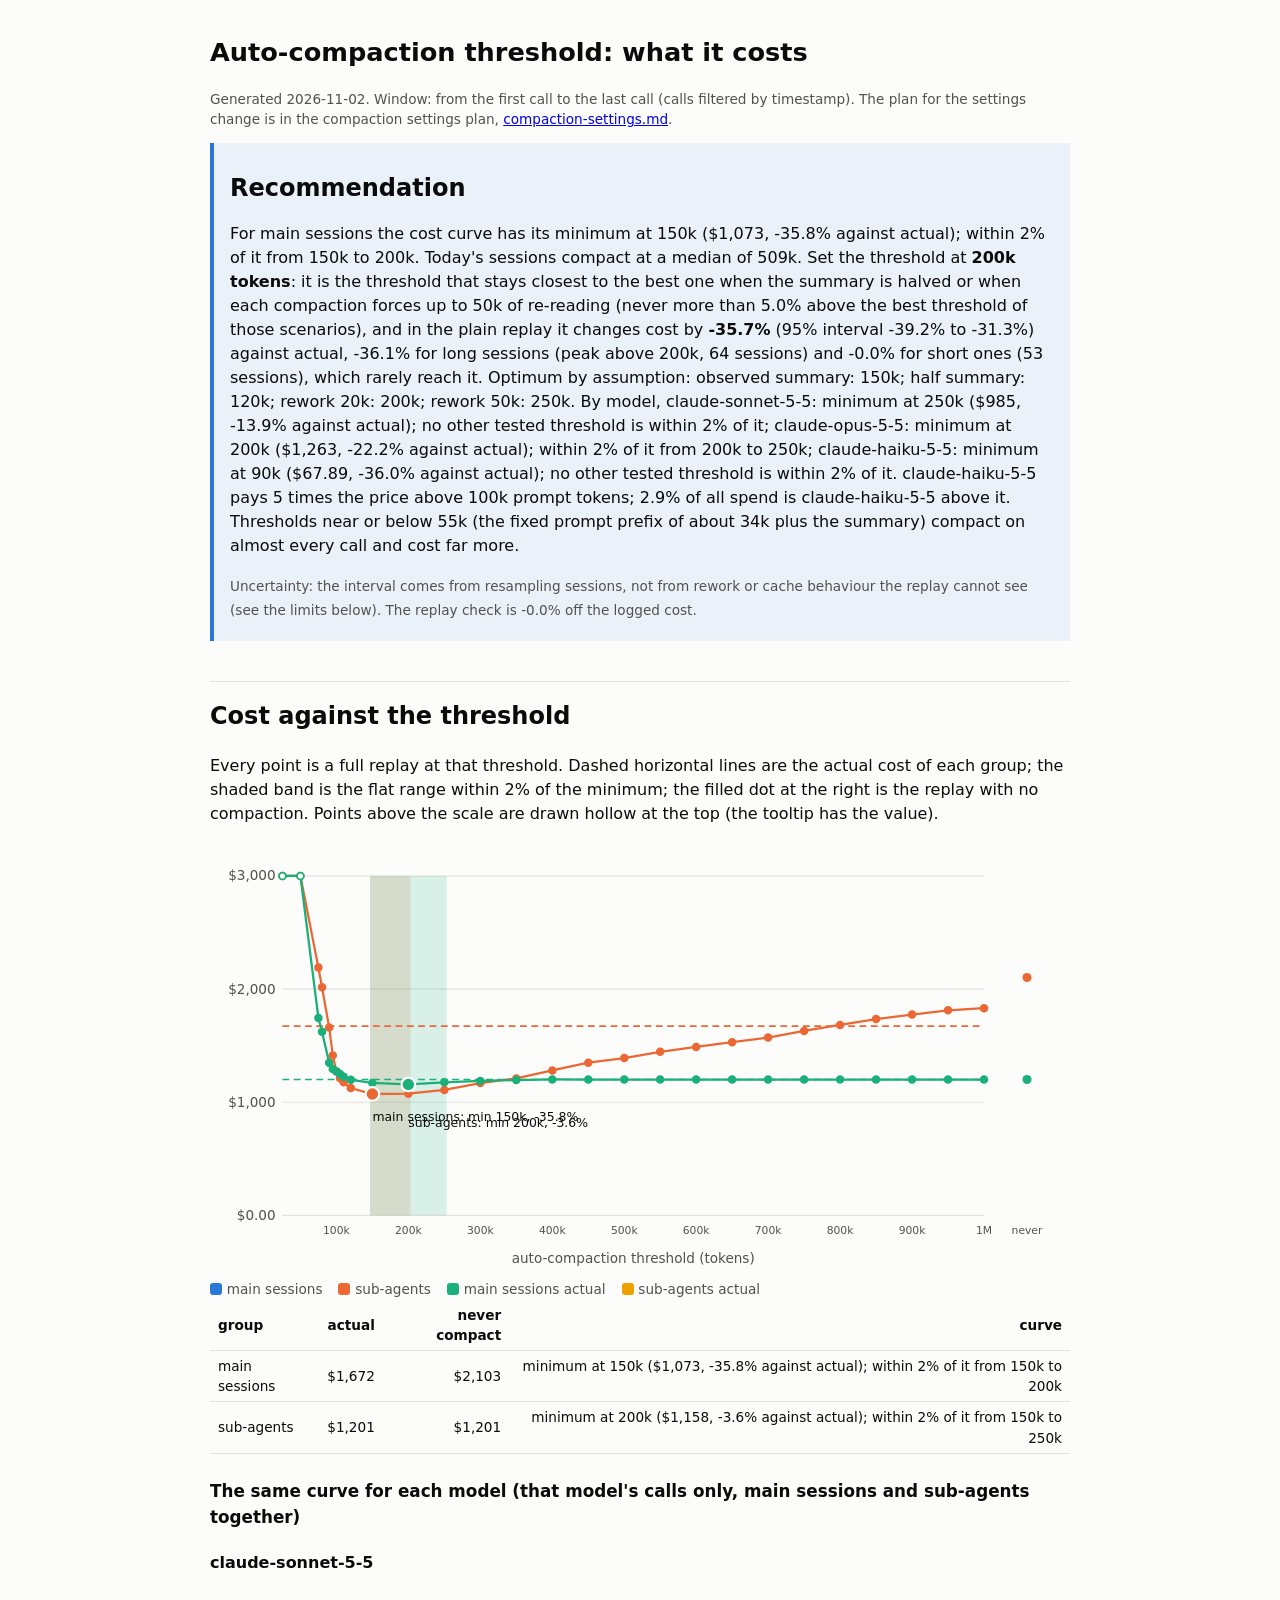
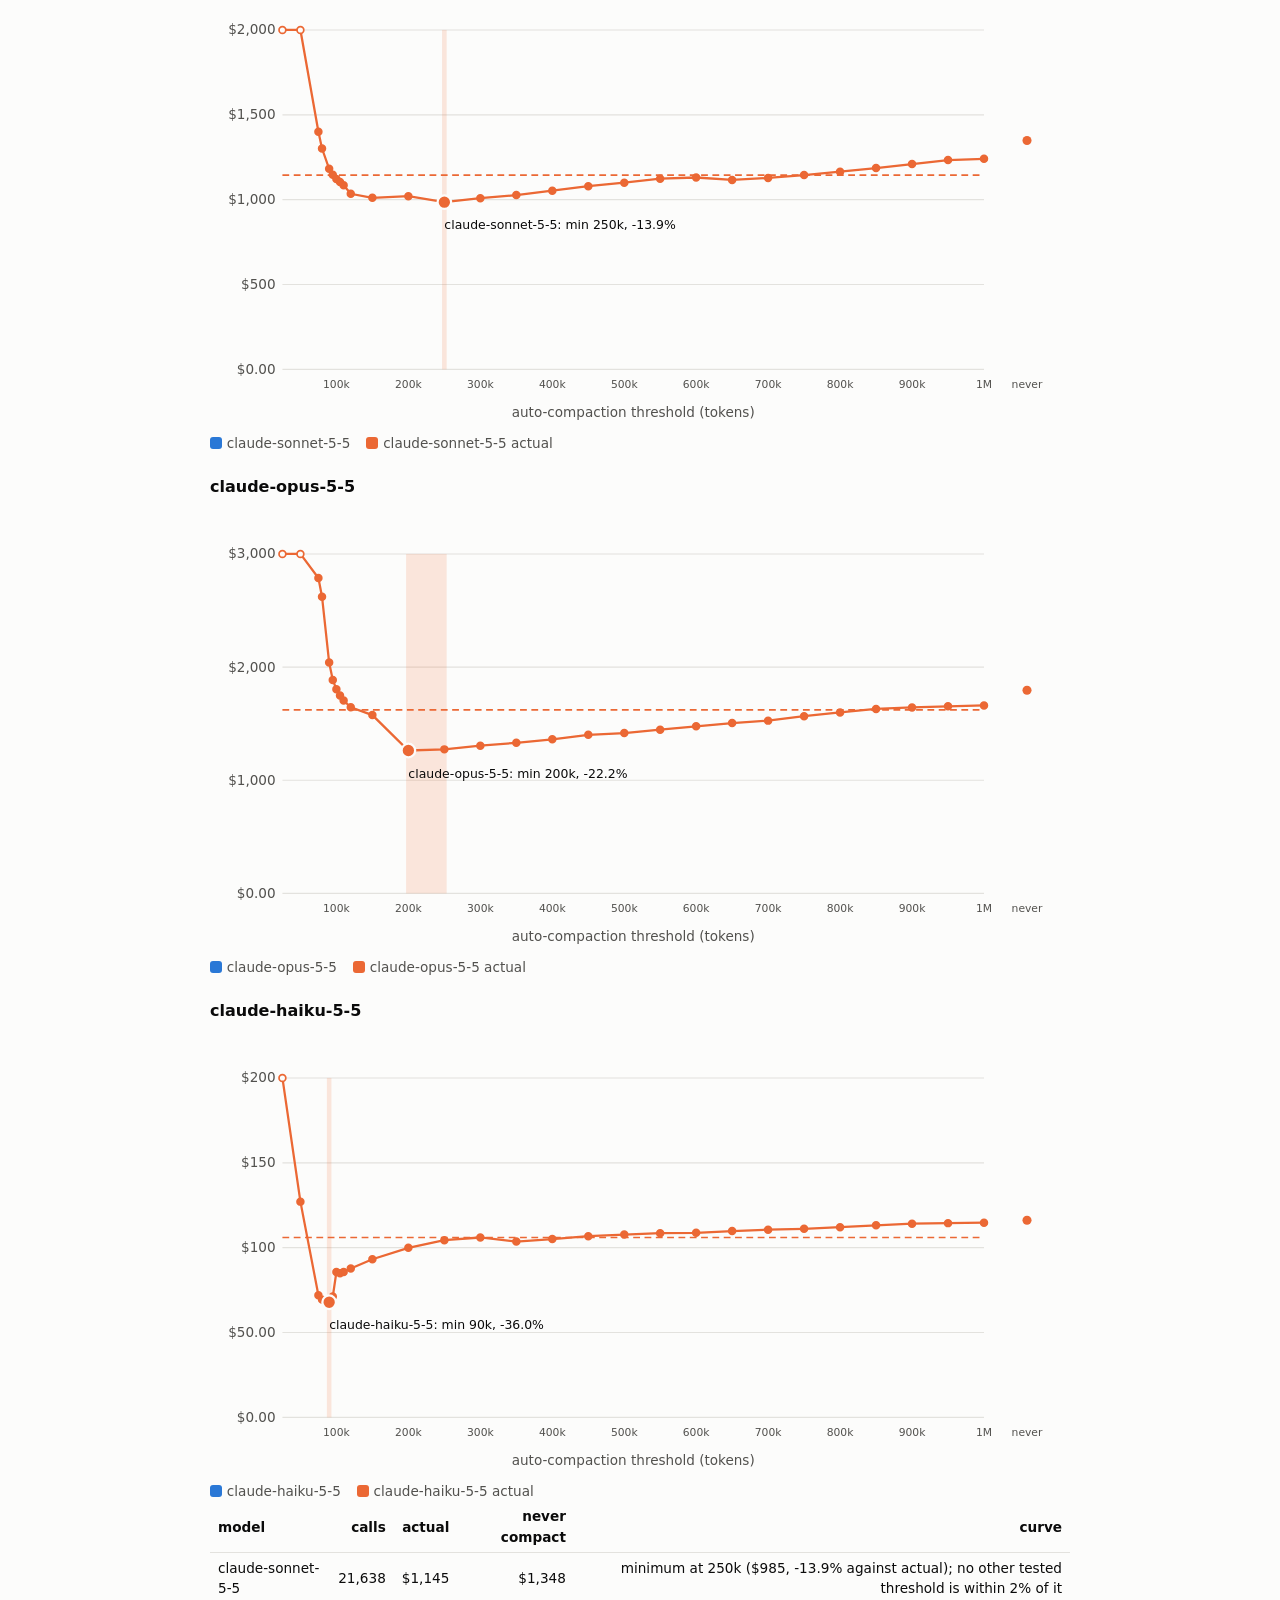
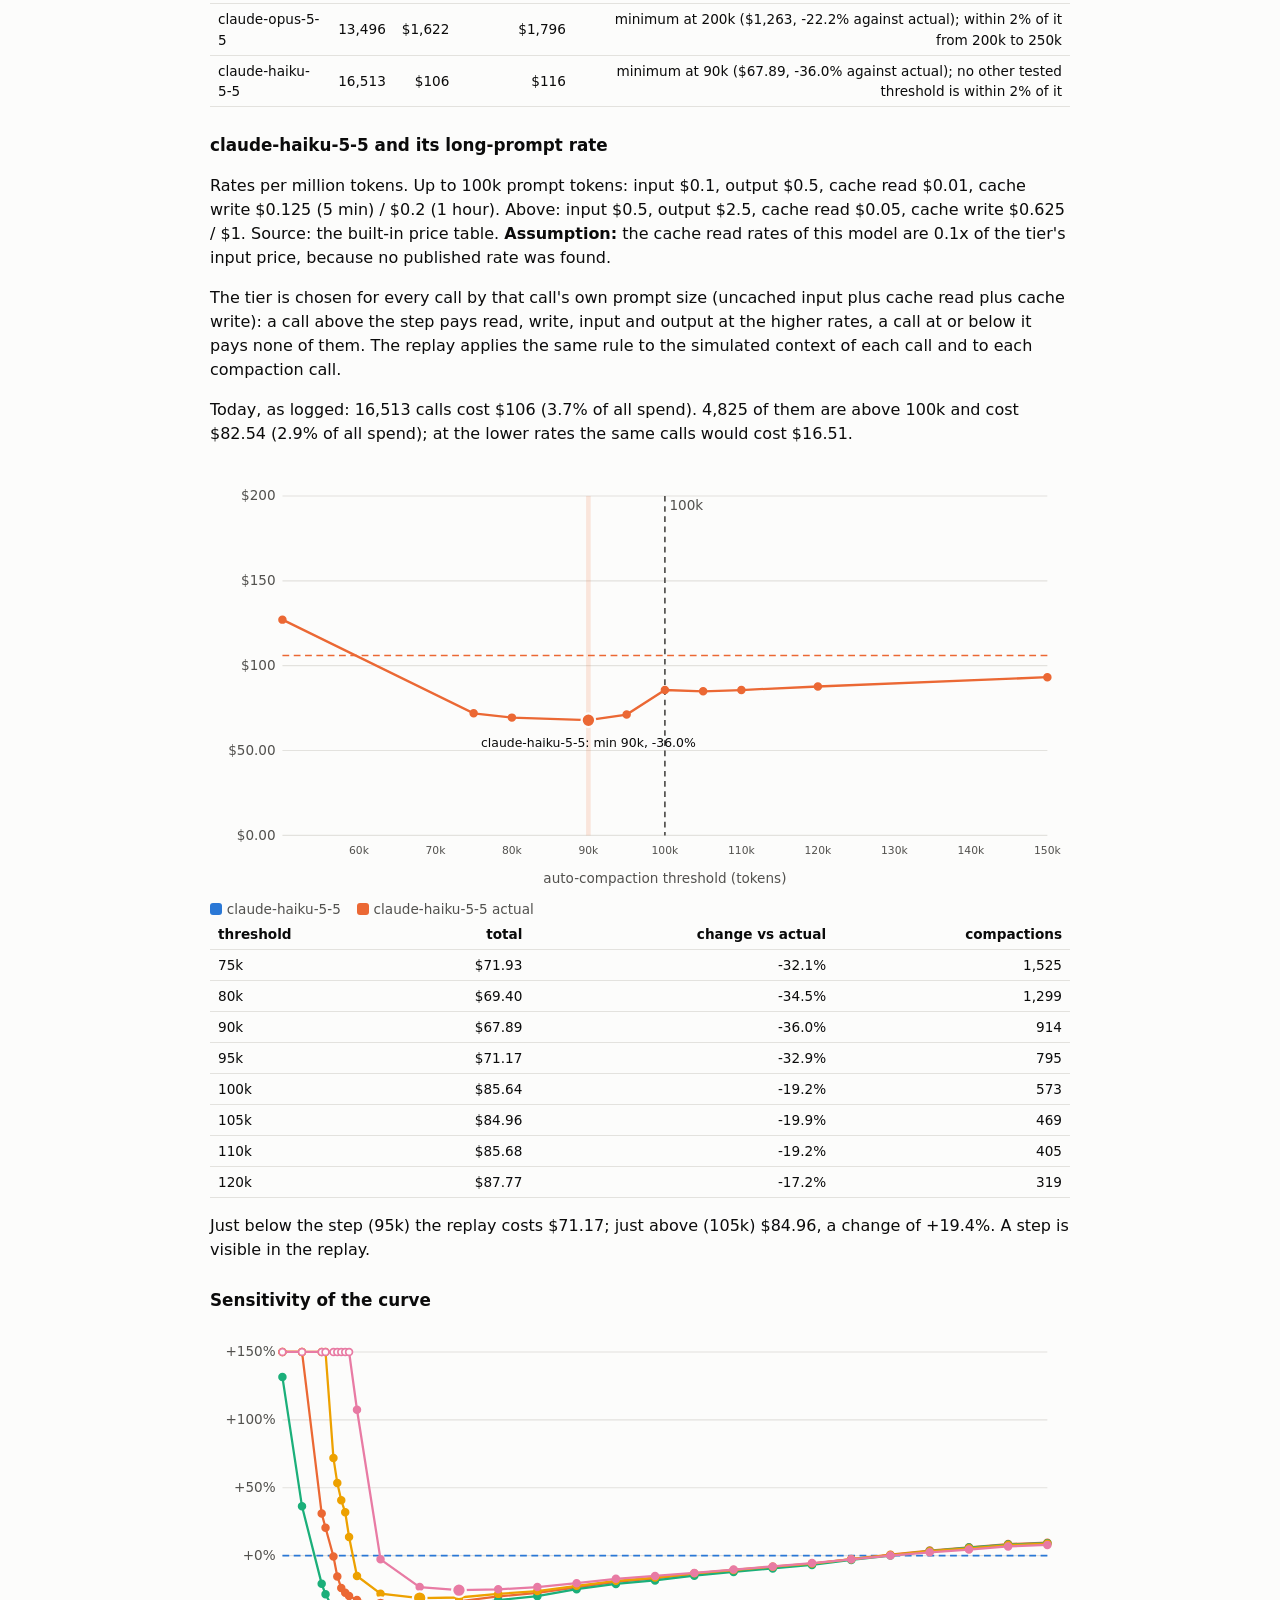
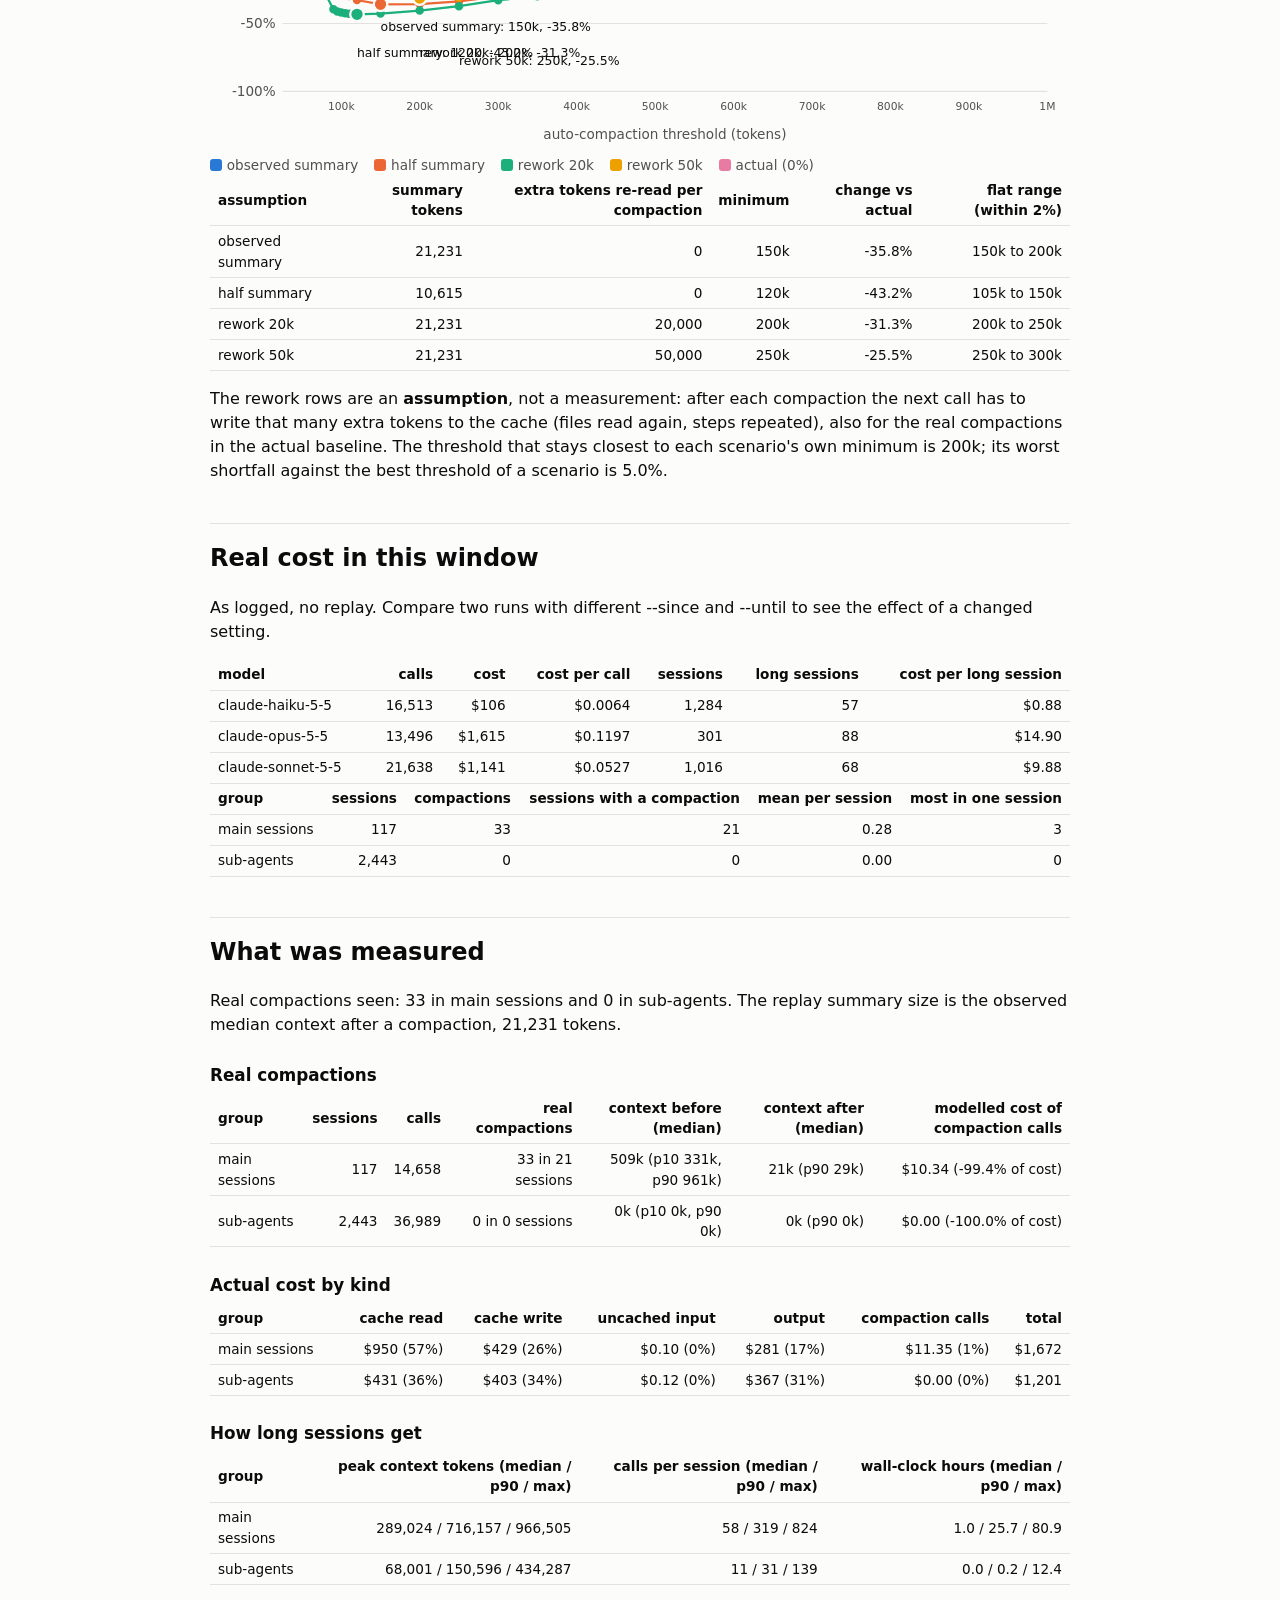
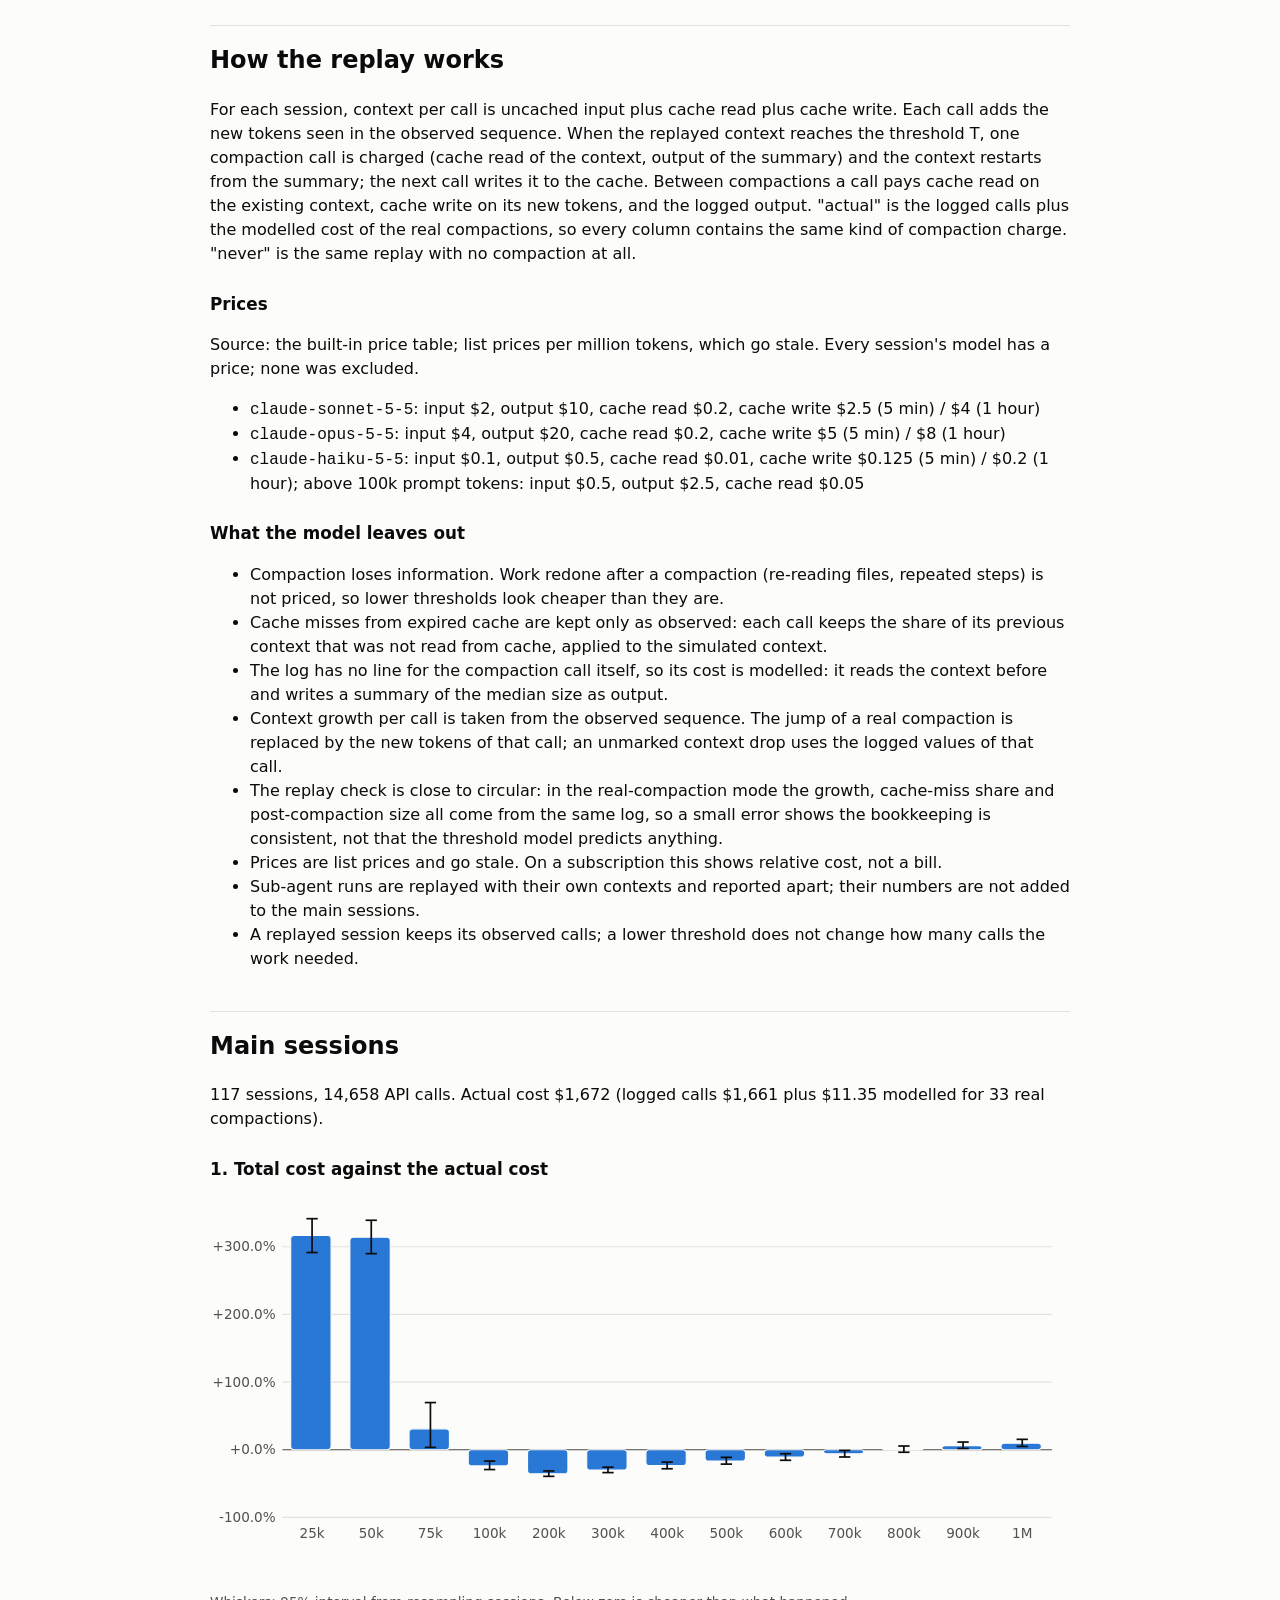
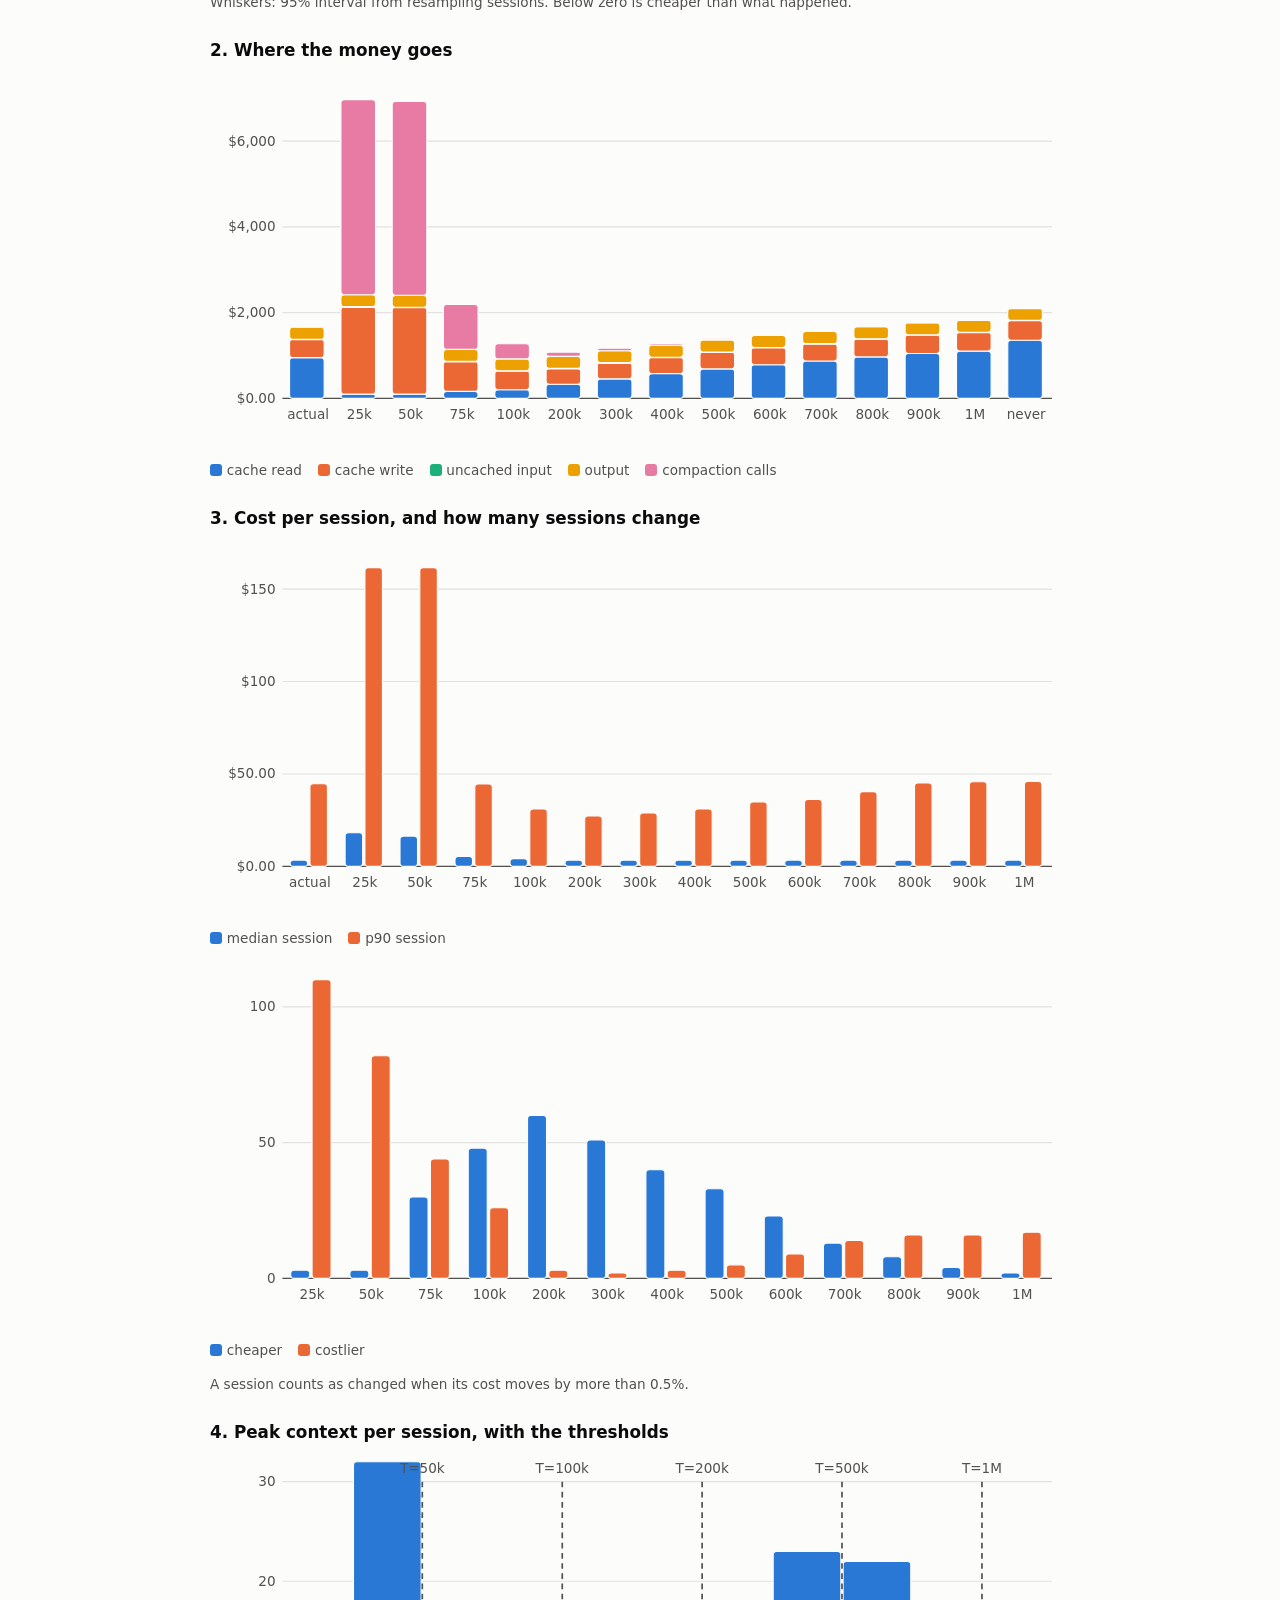
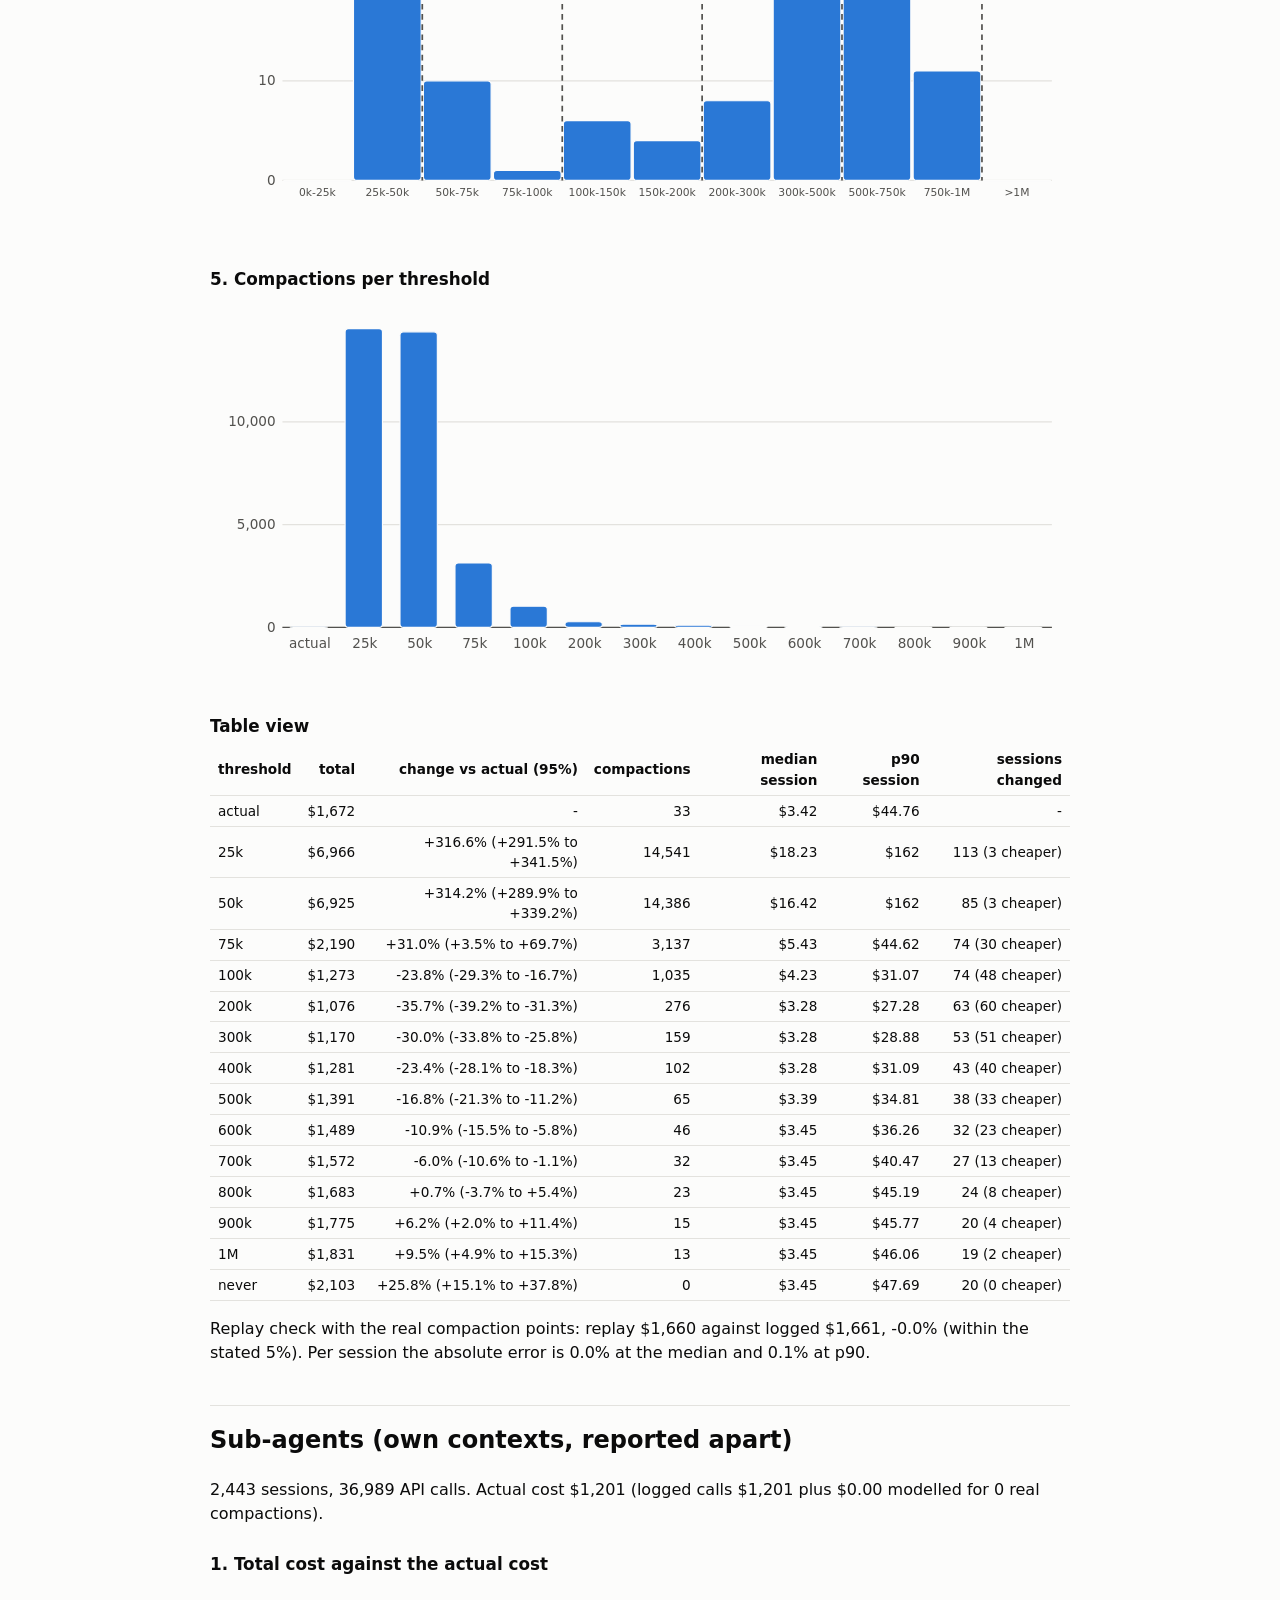
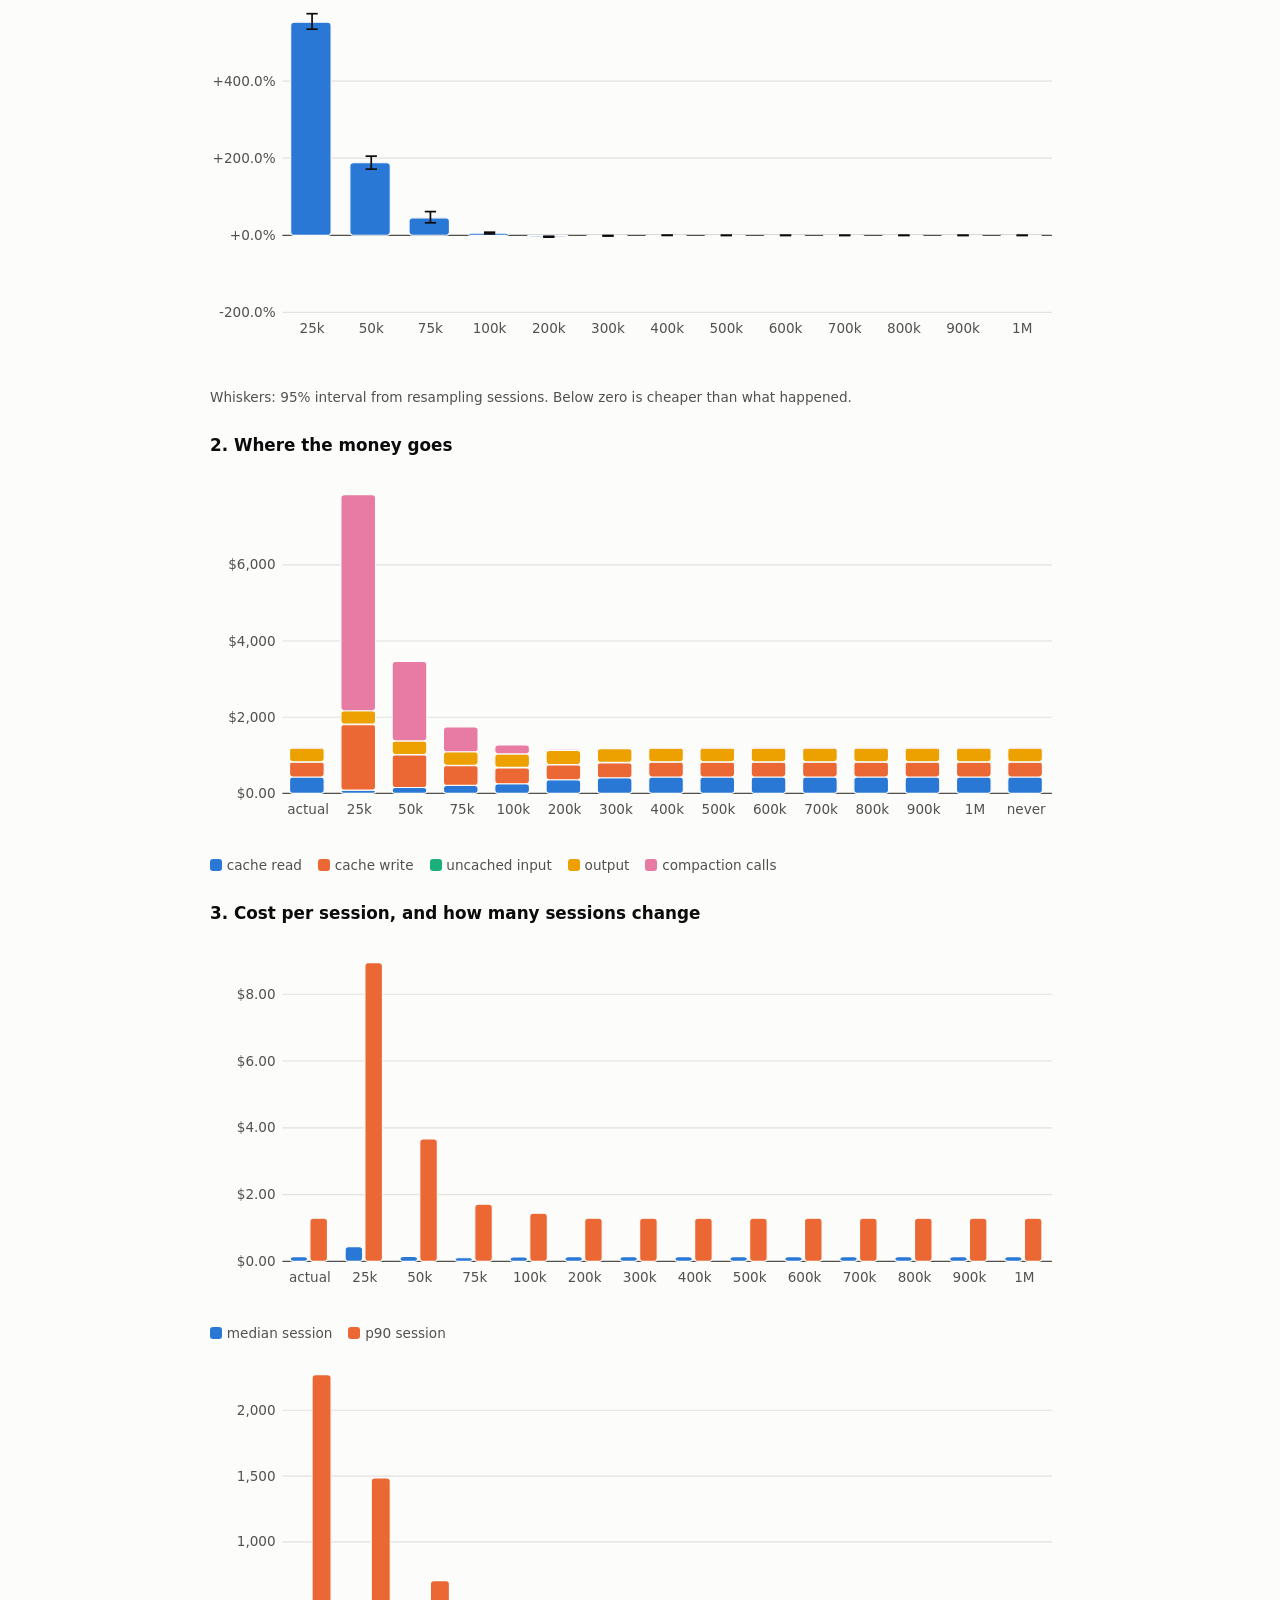
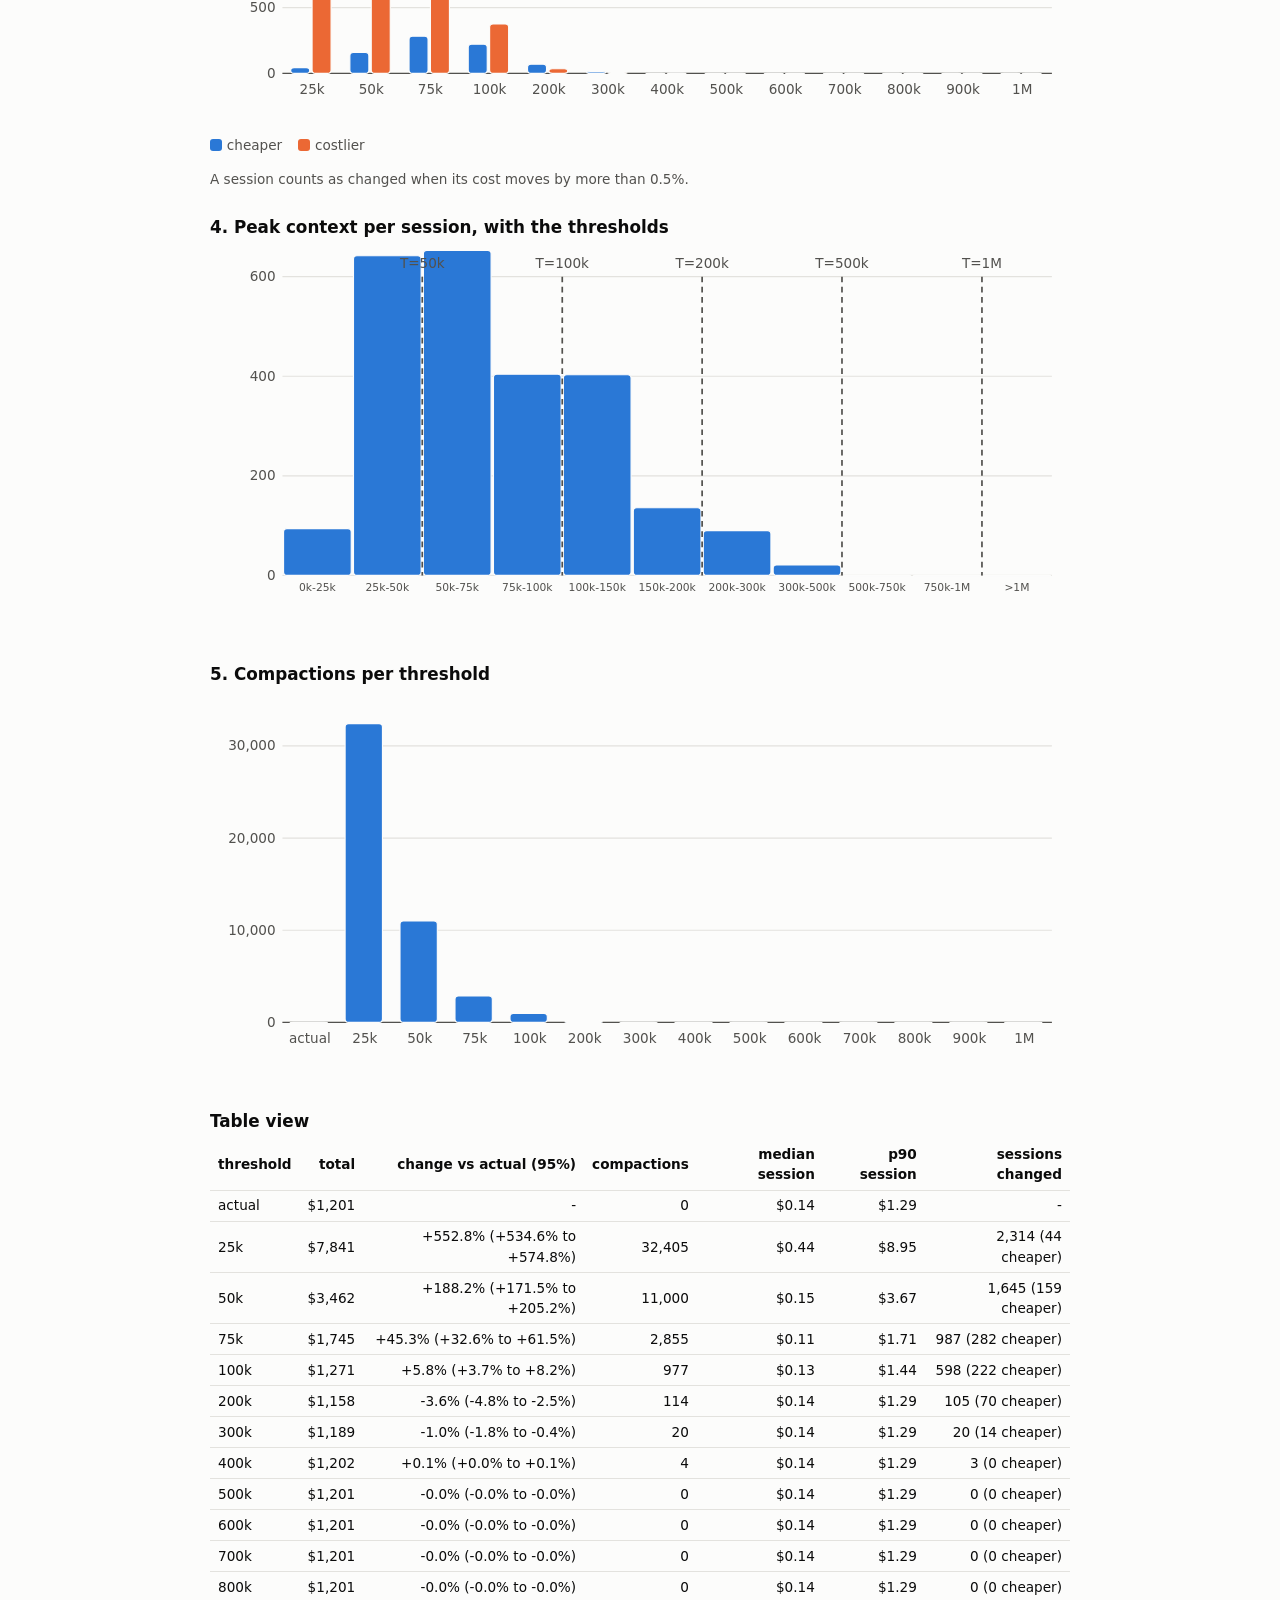
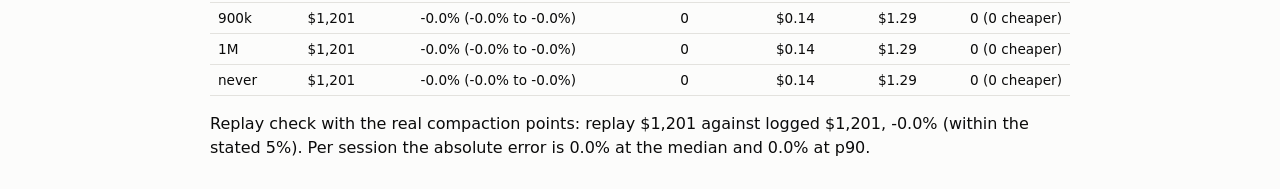
<file: reports/compaction.html>
<!doctype html>
<html lang="en"><head><meta charset="utf-8"><meta name="viewport" content="width=device-width,initial-scale=1">
<title>Auto-compaction threshold: what it costs</title><style>
:root{color-scheme:light dark;--bg:#fcfcfb;--ink:#0b0b0b;--ink2:#52514e;--grid:#e3e2de;--c1:#2a78d6;--c2:#eb6834;--c3:#1baf7a;--c4:#eda100;--c5:#e87ba4}
@media (prefers-color-scheme:dark){:root{--bg:#1a1a19;--ink:#f0efec;--ink2:#c3c2b7;--grid:#363633;--c1:#3987e5;--c2:#d95926;--c3:#199e70;--c4:#c98500;--c5:#d55181}}
body{background:var(--bg);color:var(--ink);font:16px/1.5 system-ui,sans-serif;max-width:860px;margin:0 auto;padding:16px}
h1{font-size:1.6rem}h2{margin-top:2.5rem;border-top:1px solid var(--grid);padding-top:1rem}h3{margin:1.6rem 0 .3rem;font-size:1.05rem}
.rec{border-left:4px solid var(--c1);padding:.2rem 1rem;background:color-mix(in srgb,var(--c1) 8%,var(--bg))}
.chart{width:100%;height:auto}.grid{stroke:var(--grid);stroke-width:1}.zero{stroke:var(--ink2);stroke-width:1}
.axis{fill:var(--ink2);font-size:12px}.axis.small{font-size:9.5px}.value{fill:var(--ink);font-size:11px}
.whisker{stroke:var(--ink);stroke-width:1.5}.thr{stroke:var(--ink2);stroke-width:1.5;stroke-dasharray:5 4}
.mark{stroke:var(--bg);stroke-width:1}.legend{display:flex;gap:1rem;flex-wrap:wrap;font-size:.85rem;color:var(--ink2)}
.legend i{display:inline-block;width:12px;height:12px;border-radius:3px;margin-right:.3rem;vertical-align:-1px}
.note,small{color:var(--ink2);font-size:.85rem}.scroll{overflow-x:auto}
table{border-collapse:collapse;font-size:.85rem;width:100%}th,td{border-bottom:1px solid var(--grid);padding:.3rem .5rem;text-align:right}th:first-child,td:first-child{text-align:left}
</style></head><body>
<h1>Auto-compaction threshold: what it costs</h1>
<p class="note">Generated 2026-11-02. Window: from the first call to the last call (calls filtered by timestamp). The plan for the settings change is in the compaction settings plan, <a href="compaction-settings.md">compaction-settings.md</a>.</p>
<div class="rec"><h2 style="border:0;margin:.5rem 0 0">Recommendation</h2><p>For main sessions the cost curve has its minimum at 150k ($1,073, -35.8% against actual); within 2% of it from 150k to 200k. Today's sessions compact at a median of 509k. Set the threshold at <b>200k tokens</b>: it is the threshold that stays closest to the best one when the summary is halved or when each compaction forces up to 50k of re-reading (never more than 5.0% above the best threshold of those scenarios), and in the plain replay it changes cost by <b>-35.7%</b> (95% interval -39.2% to -31.3%) against actual, -36.1% for long sessions (peak above 200k, 64 sessions) and -0.0% for short ones (53 sessions), which rarely reach it. Optimum by assumption: observed summary: 150k; half summary: 120k; rework 20k: 200k; rework 50k: 250k. By model, claude-sonnet-5-5: minimum at 250k ($985, -13.9% against actual); no other tested threshold is within 2% of it; claude-opus-5-5: minimum at 200k ($1,263, -22.2% against actual); within 2% of it from 200k to 250k; claude-haiku-5-5: minimum at 90k ($67.89, -36.0% against actual); no other tested threshold is within 2% of it. claude-haiku-5-5 pays 5 times the price above 100k prompt tokens; 2.9% of all spend is claude-haiku-5-5 above it. Thresholds near or below 55k (the fixed prompt prefix of about 34k plus the summary) compact on almost every call and cost far more.</p>
<p><small>Uncertainty: the interval comes from resampling sessions, not from rework or cache behaviour the replay cannot see (see the limits below). The replay check is
-0.0% off the logged cost.</small></p></div>
<h2 id="curve">Cost against the threshold</h2><p>Every point is a full replay at that threshold. Dashed horizontal lines are the actual cost of each group; the shaded band is the flat range within 2% of the minimum; the filled dot at the right is the replay with no compaction. Points above the scale are drawn hollow at the top (the tooltip has the value).</p><svg viewBox="0 0 760 380" role="img" aria-label="Total cost by threshold" class="chart"><line x1="64" x2="684" y1="330.0" y2="330.0" class="grid"/><text x="58" y="334.0" text-anchor="end" class="axis">$0.00</text><line x1="64" x2="684" y1="230.0" y2="230.0" class="grid"/><text x="58" y="234.0" text-anchor="end" class="axis">$1,000</text><line x1="64" x2="684" y1="130.0" y2="130.0" class="grid"/><text x="58" y="134.0" text-anchor="end" class="axis">$2,000</text><line x1="64" x2="684" y1="30.0" y2="30.0" class="grid"/><text x="58" y="34.0" text-anchor="end" class="axis">$3,000</text><text x="111.7" y="346" text-anchor="middle" class="axis small">100k</text><text x="175.3" y="346" text-anchor="middle" class="axis small">200k</text><text x="238.9" y="346" text-anchor="middle" class="axis small">300k</text><text x="302.5" y="346" text-anchor="middle" class="axis small">400k</text><text x="366.1" y="346" text-anchor="middle" class="axis small">500k</text><text x="429.6" y="346" text-anchor="middle" class="axis small">600k</text><text x="493.2" y="346" text-anchor="middle" class="axis small">700k</text><text x="556.8" y="346" text-anchor="middle" class="axis small">800k</text><text x="620.4" y="346" text-anchor="middle" class="axis small">900k</text><text x="684.0" y="346" text-anchor="middle" class="axis small">1M</text><text x="374.0" y="372" text-anchor="middle" class="axis">auto-compaction threshold (tokens)</text><text x="722" y="346" text-anchor="middle" class="axis small">never</text><rect x="141.5" y="30" width="35.8" height="300" fill="var(--c2)" opacity="0.16"><title>within 2% of the minimum: 150k to 200k</title></rect><rect x="141.5" y="30" width="67.6" height="300" fill="var(--c3)" opacity="0.16"><title>within 2% of the minimum: 150k to 250k</title></rect><line x1="64" x2="684" y1="162.8" y2="162.8" stroke="var(--c2)" stroke-width="1.5" stroke-dasharray="6 4"><title>main sessions actual: $1,672</title></line><line x1="64" x2="684" y1="209.9" y2="209.9" stroke="var(--c3)" stroke-width="1.5" stroke-dasharray="6 4"><title>sub-agents actual: $1,201</title></line><polyline points="64.0,30.0 79.9,30.0 95.8,111.0 99.0,128.4 105.3,163.9 108.5,188.6 111.7,202.7 114.9,208.7 118.1,212.4 124.4,217.4 143.5,222.7 175.3,222.4 207.1,219.1 238.9,213.0 270.7,208.9 302.5,201.9 334.3,195.0 366.1,190.9 397.8,185.4 429.6,181.1 461.4,176.9 493.2,172.8 525.0,167.0 556.8,161.7 588.6,156.5 620.4,152.5 652.2,148.7 684.0,146.9" fill="none" stroke="var(--c2)" stroke-width="2"/><circle cx="64.0" cy="30.0" r="3" fill="var(--bg)" stroke="var(--c2)" stroke-width="1.5"><title>main sessions at 25k: $6,966 (off the scale)</title></circle><circle cx="79.9" cy="30.0" r="3" fill="var(--bg)" stroke="var(--c2)" stroke-width="1.5"><title>main sessions at 50k: $6,925 (off the scale)</title></circle><circle cx="95.8" cy="111.0" r="3" fill="var(--c2)" stroke="var(--c2)" stroke-width="1.5"><title>main sessions at 75k: $2,190</title></circle><circle cx="99.0" cy="128.4" r="3" fill="var(--c2)" stroke="var(--c2)" stroke-width="1.5"><title>main sessions at 80k: $2,016</title></circle><circle cx="105.3" cy="163.9" r="3" fill="var(--c2)" stroke="var(--c2)" stroke-width="1.5"><title>main sessions at 90k: $1,661</title></circle><circle cx="108.5" cy="188.6" r="3" fill="var(--c2)" stroke="var(--c2)" stroke-width="1.5"><title>main sessions at 95k: $1,414</title></circle><circle cx="111.7" cy="202.7" r="3" fill="var(--c2)" stroke="var(--c2)" stroke-width="1.5"><title>main sessions at 100k: $1,273</title></circle><circle cx="114.9" cy="208.7" r="3" fill="var(--c2)" stroke="var(--c2)" stroke-width="1.5"><title>main sessions at 105k: $1,213</title></circle><circle cx="118.1" cy="212.4" r="3" fill="var(--c2)" stroke="var(--c2)" stroke-width="1.5"><title>main sessions at 110k: $1,176</title></circle><circle cx="124.4" cy="217.4" r="3" fill="var(--c2)" stroke="var(--c2)" stroke-width="1.5"><title>main sessions at 120k: $1,126</title></circle><circle cx="143.5" cy="222.7" r="3" fill="var(--c2)" stroke="var(--c2)" stroke-width="1.5"><title>main sessions at 150k: $1,073</title></circle><circle cx="175.3" cy="222.4" r="3" fill="var(--c2)" stroke="var(--c2)" stroke-width="1.5"><title>main sessions at 200k: $1,076</title></circle><circle cx="207.1" cy="219.1" r="3" fill="var(--c2)" stroke="var(--c2)" stroke-width="1.5"><title>main sessions at 250k: $1,109</title></circle><circle cx="238.9" cy="213.0" r="3" fill="var(--c2)" stroke="var(--c2)" stroke-width="1.5"><title>main sessions at 300k: $1,170</title></circle><circle cx="270.7" cy="208.9" r="3" fill="var(--c2)" stroke="var(--c2)" stroke-width="1.5"><title>main sessions at 350k: $1,211</title></circle><circle cx="302.5" cy="201.9" r="3" fill="var(--c2)" stroke="var(--c2)" stroke-width="1.5"><title>main sessions at 400k: $1,281</title></circle><circle cx="334.3" cy="195.0" r="3" fill="var(--c2)" stroke="var(--c2)" stroke-width="1.5"><title>main sessions at 450k: $1,350</title></circle><circle cx="366.1" cy="190.9" r="3" fill="var(--c2)" stroke="var(--c2)" stroke-width="1.5"><title>main sessions at 500k: $1,391</title></circle><circle cx="397.8" cy="185.4" r="3" fill="var(--c2)" stroke="var(--c2)" stroke-width="1.5"><title>main sessions at 550k: $1,446</title></circle><circle cx="429.6" cy="181.1" r="3" fill="var(--c2)" stroke="var(--c2)" stroke-width="1.5"><title>main sessions at 600k: $1,489</title></circle><circle cx="461.4" cy="176.9" r="3" fill="var(--c2)" stroke="var(--c2)" stroke-width="1.5"><title>main sessions at 650k: $1,531</title></circle><circle cx="493.2" cy="172.8" r="3" fill="var(--c2)" stroke="var(--c2)" stroke-width="1.5"><title>main sessions at 700k: $1,572</title></circle><circle cx="525.0" cy="167.0" r="3" fill="var(--c2)" stroke="var(--c2)" stroke-width="1.5"><title>main sessions at 750k: $1,630</title></circle><circle cx="556.8" cy="161.7" r="3" fill="var(--c2)" stroke="var(--c2)" stroke-width="1.5"><title>main sessions at 800k: $1,683</title></circle><circle cx="588.6" cy="156.5" r="3" fill="var(--c2)" stroke="var(--c2)" stroke-width="1.5"><title>main sessions at 850k: $1,735</title></circle><circle cx="620.4" cy="152.5" r="3" fill="var(--c2)" stroke="var(--c2)" stroke-width="1.5"><title>main sessions at 900k: $1,775</title></circle><circle cx="652.2" cy="148.7" r="3" fill="var(--c2)" stroke="var(--c2)" stroke-width="1.5"><title>main sessions at 950k: $1,813</title></circle><circle cx="684.0" cy="146.9" r="3" fill="var(--c2)" stroke="var(--c2)" stroke-width="1.5"><title>main sessions at 1M: $1,831</title></circle><circle cx="722" cy="119.7" r="4" fill="var(--c2)"><title>main sessions, never compact: $2,103</title></circle><polyline points="64.0,30.0 79.9,30.0 95.8,155.5 99.0,167.7 105.3,195.1 108.5,200.5 111.7,202.9 114.9,205.0 118.1,207.4 124.4,210.2 143.5,212.9 175.3,214.2 207.1,212.4 238.9,211.1 270.7,210.4 302.5,209.8 334.3,209.9 366.1,209.9 397.8,209.9 429.6,209.9 461.4,209.9 493.2,209.9 525.0,209.9 556.8,209.9 588.6,209.9 620.4,209.9 652.2,209.9 684.0,209.9" fill="none" stroke="var(--c3)" stroke-width="2"/><circle cx="64.0" cy="30.0" r="3" fill="var(--bg)" stroke="var(--c3)" stroke-width="1.5"><title>sub-agents at 25k: $7,841 (off the scale)</title></circle><circle cx="79.9" cy="30.0" r="3" fill="var(--bg)" stroke="var(--c3)" stroke-width="1.5"><title>sub-agents at 50k: $3,462 (off the scale)</title></circle><circle cx="95.8" cy="155.5" r="3" fill="var(--c3)" stroke="var(--c3)" stroke-width="1.5"><title>sub-agents at 75k: $1,745</title></circle><circle cx="99.0" cy="167.7" r="3" fill="var(--c3)" stroke="var(--c3)" stroke-width="1.5"><title>sub-agents at 80k: $1,623</title></circle><circle cx="105.3" cy="195.1" r="3" fill="var(--c3)" stroke="var(--c3)" stroke-width="1.5"><title>sub-agents at 90k: $1,349</title></circle><circle cx="108.5" cy="200.5" r="3" fill="var(--c3)" stroke="var(--c3)" stroke-width="1.5"><title>sub-agents at 95k: $1,295</title></circle><circle cx="111.7" cy="202.9" r="3" fill="var(--c3)" stroke="var(--c3)" stroke-width="1.5"><title>sub-agents at 100k: $1,271</title></circle><circle cx="114.9" cy="205.0" r="3" fill="var(--c3)" stroke="var(--c3)" stroke-width="1.5"><title>sub-agents at 105k: $1,250</title></circle><circle cx="118.1" cy="207.4" r="3" fill="var(--c3)" stroke="var(--c3)" stroke-width="1.5"><title>sub-agents at 110k: $1,226</title></circle><circle cx="124.4" cy="210.2" r="3" fill="var(--c3)" stroke="var(--c3)" stroke-width="1.5"><title>sub-agents at 120k: $1,198</title></circle><circle cx="143.5" cy="212.9" r="3" fill="var(--c3)" stroke="var(--c3)" stroke-width="1.5"><title>sub-agents at 150k: $1,171</title></circle><circle cx="175.3" cy="214.2" r="3" fill="var(--c3)" stroke="var(--c3)" stroke-width="1.5"><title>sub-agents at 200k: $1,158</title></circle><circle cx="207.1" cy="212.4" r="3" fill="var(--c3)" stroke="var(--c3)" stroke-width="1.5"><title>sub-agents at 250k: $1,176</title></circle><circle cx="238.9" cy="211.1" r="3" fill="var(--c3)" stroke="var(--c3)" stroke-width="1.5"><title>sub-agents at 300k: $1,189</title></circle><circle cx="270.7" cy="210.4" r="3" fill="var(--c3)" stroke="var(--c3)" stroke-width="1.5"><title>sub-agents at 350k: $1,196</title></circle><circle cx="302.5" cy="209.8" r="3" fill="var(--c3)" stroke="var(--c3)" stroke-width="1.5"><title>sub-agents at 400k: $1,202</title></circle><circle cx="334.3" cy="209.9" r="3" fill="var(--c3)" stroke="var(--c3)" stroke-width="1.5"><title>sub-agents at 450k: $1,201</title></circle><circle cx="366.1" cy="209.9" r="3" fill="var(--c3)" stroke="var(--c3)" stroke-width="1.5"><title>sub-agents at 500k: $1,201</title></circle><circle cx="397.8" cy="209.9" r="3" fill="var(--c3)" stroke="var(--c3)" stroke-width="1.5"><title>sub-agents at 550k: $1,201</title></circle><circle cx="429.6" cy="209.9" r="3" fill="var(--c3)" stroke="var(--c3)" stroke-width="1.5"><title>sub-agents at 600k: $1,201</title></circle><circle cx="461.4" cy="209.9" r="3" fill="var(--c3)" stroke="var(--c3)" stroke-width="1.5"><title>sub-agents at 650k: $1,201</title></circle><circle cx="493.2" cy="209.9" r="3" fill="var(--c3)" stroke="var(--c3)" stroke-width="1.5"><title>sub-agents at 700k: $1,201</title></circle><circle cx="525.0" cy="209.9" r="3" fill="var(--c3)" stroke="var(--c3)" stroke-width="1.5"><title>sub-agents at 750k: $1,201</title></circle><circle cx="556.8" cy="209.9" r="3" fill="var(--c3)" stroke="var(--c3)" stroke-width="1.5"><title>sub-agents at 800k: $1,201</title></circle><circle cx="588.6" cy="209.9" r="3" fill="var(--c3)" stroke="var(--c3)" stroke-width="1.5"><title>sub-agents at 850k: $1,201</title></circle><circle cx="620.4" cy="209.9" r="3" fill="var(--c3)" stroke="var(--c3)" stroke-width="1.5"><title>sub-agents at 900k: $1,201</title></circle><circle cx="652.2" cy="209.9" r="3" fill="var(--c3)" stroke="var(--c3)" stroke-width="1.5"><title>sub-agents at 950k: $1,201</title></circle><circle cx="684.0" cy="209.9" r="3" fill="var(--c3)" stroke="var(--c3)" stroke-width="1.5"><title>sub-agents at 1M: $1,201</title></circle><circle cx="722" cy="209.9" r="4" fill="var(--c3)"><title>sub-agents, never compact: $1,201</title></circle><circle cx="143.5" cy="222.7" r="6" fill="var(--c2)" stroke="var(--bg)" stroke-width="2"/><text x="143.5" y="246.7" text-anchor="start" class="value">main sessions: min 150k, -35.8%</text><circle cx="175.3" cy="214.2" r="6" fill="var(--c3)" stroke="var(--bg)" stroke-width="2"/><text x="175.3" y="252.2" text-anchor="start" class="value">sub-agents: min 200k, -3.6%</text></svg><div class="legend"><span><i style="background:var(--c1)"></i>main sessions</span><span><i style="background:var(--c2)"></i>sub-agents</span><span><i style="background:var(--c3)"></i>main sessions actual</span><span><i style="background:var(--c4)"></i>sub-agents actual</span></div><div class="scroll"><table><thead><tr><th>group</th><th>actual</th><th>never compact</th><th>curve</th></tr></thead><tbody><tr><td>main sessions</td><td>$1,672</td><td>$2,103</td><td>minimum at 150k ($1,073, -35.8% against actual); within 2% of it from 150k to 200k</td></tr><tr><td>sub-agents</td><td>$1,201</td><td>$1,201</td><td>minimum at 200k ($1,158, -3.6% against actual); within 2% of it from 150k to 250k</td></tr></tbody></table></div><h3>The same curve for each model (that model's calls only, main sessions and sub-agents together)</h3><h4>claude-sonnet-5-5</h4><svg viewBox="0 0 760 380" role="img" aria-label="claude-sonnet-5-5: total cost by threshold" class="chart"><line x1="64" x2="684" y1="330.0" y2="330.0" class="grid"/><text x="58" y="334.0" text-anchor="end" class="axis">$0.00</text><line x1="64" x2="684" y1="255.0" y2="255.0" class="grid"/><text x="58" y="259.0" text-anchor="end" class="axis">$500</text><line x1="64" x2="684" y1="180.0" y2="180.0" class="grid"/><text x="58" y="184.0" text-anchor="end" class="axis">$1,000</text><line x1="64" x2="684" y1="105.0" y2="105.0" class="grid"/><text x="58" y="109.0" text-anchor="end" class="axis">$1,500</text><line x1="64" x2="684" y1="30.0" y2="30.0" class="grid"/><text x="58" y="34.0" text-anchor="end" class="axis">$2,000</text><text x="111.7" y="346" text-anchor="middle" class="axis small">100k</text><text x="175.3" y="346" text-anchor="middle" class="axis small">200k</text><text x="238.9" y="346" text-anchor="middle" class="axis small">300k</text><text x="302.5" y="346" text-anchor="middle" class="axis small">400k</text><text x="366.1" y="346" text-anchor="middle" class="axis small">500k</text><text x="429.6" y="346" text-anchor="middle" class="axis small">600k</text><text x="493.2" y="346" text-anchor="middle" class="axis small">700k</text><text x="556.8" y="346" text-anchor="middle" class="axis small">800k</text><text x="620.4" y="346" text-anchor="middle" class="axis small">900k</text><text x="684.0" y="346" text-anchor="middle" class="axis small">1M</text><text x="374.0" y="372" text-anchor="middle" class="axis">auto-compaction threshold (tokens)</text><text x="722" y="346" text-anchor="middle" class="axis small">never</text><rect x="205.1" y="30" width="4.0" height="300" fill="var(--c2)" opacity="0.16"><title>within 2% of the minimum: 250k to 250k</title></rect><line x1="64" x2="684" y1="158.3" y2="158.3" stroke="var(--c2)" stroke-width="1.5" stroke-dasharray="6 4"><title>claude-sonnet-5-5 actual: $1,145</title></line><polyline points="64.0,30.0 79.9,30.0 95.8,120.0 99.0,134.8 105.3,152.7 108.5,158.0 111.7,161.7 114.9,164.3 118.1,167.3 124.4,174.8 143.5,178.3 175.3,176.9 207.1,182.2 238.9,178.7 270.7,175.9 302.5,172.0 334.3,168.1 366.1,165.0 397.8,161.4 429.6,160.4 461.4,162.5 493.2,160.8 525.0,158.2 556.8,155.3 588.6,152.1 620.4,148.5 652.2,145.0 684.0,143.9" fill="none" stroke="var(--c2)" stroke-width="2"/><circle cx="64.0" cy="30.0" r="3" fill="var(--bg)" stroke="var(--c2)" stroke-width="1.5"><title>claude-sonnet-5-5 at 25k: $6,192 (off the scale)</title></circle><circle cx="79.9" cy="30.0" r="3" fill="var(--bg)" stroke="var(--c2)" stroke-width="1.5"><title>claude-sonnet-5-5 at 50k: $3,550 (off the scale)</title></circle><circle cx="95.8" cy="120.0" r="3" fill="var(--c2)" stroke="var(--c2)" stroke-width="1.5"><title>claude-sonnet-5-5 at 75k: $1,400</title></circle><circle cx="99.0" cy="134.8" r="3" fill="var(--c2)" stroke="var(--c2)" stroke-width="1.5"><title>claude-sonnet-5-5 at 80k: $1,302</title></circle><circle cx="105.3" cy="152.7" r="3" fill="var(--c2)" stroke="var(--c2)" stroke-width="1.5"><title>claude-sonnet-5-5 at 90k: $1,182</title></circle><circle cx="108.5" cy="158.0" r="3" fill="var(--c2)" stroke="var(--c2)" stroke-width="1.5"><title>claude-sonnet-5-5 at 95k: $1,147</title></circle><circle cx="111.7" cy="161.7" r="3" fill="var(--c2)" stroke="var(--c2)" stroke-width="1.5"><title>claude-sonnet-5-5 at 100k: $1,122</title></circle><circle cx="114.9" cy="164.3" r="3" fill="var(--c2)" stroke="var(--c2)" stroke-width="1.5"><title>claude-sonnet-5-5 at 105k: $1,105</title></circle><circle cx="118.1" cy="167.3" r="3" fill="var(--c2)" stroke="var(--c2)" stroke-width="1.5"><title>claude-sonnet-5-5 at 110k: $1,084</title></circle><circle cx="124.4" cy="174.8" r="3" fill="var(--c2)" stroke="var(--c2)" stroke-width="1.5"><title>claude-sonnet-5-5 at 120k: $1,035</title></circle><circle cx="143.5" cy="178.3" r="3" fill="var(--c2)" stroke="var(--c2)" stroke-width="1.5"><title>claude-sonnet-5-5 at 150k: $1,011</title></circle><circle cx="175.3" cy="176.9" r="3" fill="var(--c2)" stroke="var(--c2)" stroke-width="1.5"><title>claude-sonnet-5-5 at 200k: $1,021</title></circle><circle cx="207.1" cy="182.2" r="3" fill="var(--c2)" stroke="var(--c2)" stroke-width="1.5"><title>claude-sonnet-5-5 at 250k: $985</title></circle><circle cx="238.9" cy="178.7" r="3" fill="var(--c2)" stroke="var(--c2)" stroke-width="1.5"><title>claude-sonnet-5-5 at 300k: $1,009</title></circle><circle cx="270.7" cy="175.9" r="3" fill="var(--c2)" stroke="var(--c2)" stroke-width="1.5"><title>claude-sonnet-5-5 at 350k: $1,028</title></circle><circle cx="302.5" cy="172.0" r="3" fill="var(--c2)" stroke="var(--c2)" stroke-width="1.5"><title>claude-sonnet-5-5 at 400k: $1,054</title></circle><circle cx="334.3" cy="168.1" r="3" fill="var(--c2)" stroke="var(--c2)" stroke-width="1.5"><title>claude-sonnet-5-5 at 450k: $1,079</title></circle><circle cx="366.1" cy="165.0" r="3" fill="var(--c2)" stroke="var(--c2)" stroke-width="1.5"><title>claude-sonnet-5-5 at 500k: $1,100</title></circle><circle cx="397.8" cy="161.4" r="3" fill="var(--c2)" stroke="var(--c2)" stroke-width="1.5"><title>claude-sonnet-5-5 at 550k: $1,124</title></circle><circle cx="429.6" cy="160.4" r="3" fill="var(--c2)" stroke="var(--c2)" stroke-width="1.5"><title>claude-sonnet-5-5 at 600k: $1,131</title></circle><circle cx="461.4" cy="162.5" r="3" fill="var(--c2)" stroke="var(--c2)" stroke-width="1.5"><title>claude-sonnet-5-5 at 650k: $1,117</title></circle><circle cx="493.2" cy="160.8" r="3" fill="var(--c2)" stroke="var(--c2)" stroke-width="1.5"><title>claude-sonnet-5-5 at 700k: $1,128</title></circle><circle cx="525.0" cy="158.2" r="3" fill="var(--c2)" stroke="var(--c2)" stroke-width="1.5"><title>claude-sonnet-5-5 at 750k: $1,145</title></circle><circle cx="556.8" cy="155.3" r="3" fill="var(--c2)" stroke="var(--c2)" stroke-width="1.5"><title>claude-sonnet-5-5 at 800k: $1,165</title></circle><circle cx="588.6" cy="152.1" r="3" fill="var(--c2)" stroke="var(--c2)" stroke-width="1.5"><title>claude-sonnet-5-5 at 850k: $1,186</title></circle><circle cx="620.4" cy="148.5" r="3" fill="var(--c2)" stroke="var(--c2)" stroke-width="1.5"><title>claude-sonnet-5-5 at 900k: $1,210</title></circle><circle cx="652.2" cy="145.0" r="3" fill="var(--c2)" stroke="var(--c2)" stroke-width="1.5"><title>claude-sonnet-5-5 at 950k: $1,233</title></circle><circle cx="684.0" cy="143.9" r="3" fill="var(--c2)" stroke="var(--c2)" stroke-width="1.5"><title>claude-sonnet-5-5 at 1M: $1,240</title></circle><circle cx="722" cy="127.7" r="4" fill="var(--c2)"><title>claude-sonnet-5-5, never compact: $1,348</title></circle><circle cx="207.1" cy="182.2" r="6" fill="var(--c2)" stroke="var(--bg)" stroke-width="2"/><text x="207.1" y="206.2" text-anchor="start" class="value">claude-sonnet-5-5: min 250k, -13.9%</text></svg><div class="legend"><span><i style="background:var(--c1)"></i>claude-sonnet-5-5</span><span><i style="background:var(--c2)"></i>claude-sonnet-5-5 actual</span></div><h4>claude-opus-5-5</h4><svg viewBox="0 0 760 380" role="img" aria-label="claude-opus-5-5: total cost by threshold" class="chart"><line x1="64" x2="684" y1="330.0" y2="330.0" class="grid"/><text x="58" y="334.0" text-anchor="end" class="axis">$0.00</text><line x1="64" x2="684" y1="230.0" y2="230.0" class="grid"/><text x="58" y="234.0" text-anchor="end" class="axis">$1,000</text><line x1="64" x2="684" y1="130.0" y2="130.0" class="grid"/><text x="58" y="134.0" text-anchor="end" class="axis">$2,000</text><line x1="64" x2="684" y1="30.0" y2="30.0" class="grid"/><text x="58" y="34.0" text-anchor="end" class="axis">$3,000</text><text x="111.7" y="346" text-anchor="middle" class="axis small">100k</text><text x="175.3" y="346" text-anchor="middle" class="axis small">200k</text><text x="238.9" y="346" text-anchor="middle" class="axis small">300k</text><text x="302.5" y="346" text-anchor="middle" class="axis small">400k</text><text x="366.1" y="346" text-anchor="middle" class="axis small">500k</text><text x="429.6" y="346" text-anchor="middle" class="axis small">600k</text><text x="493.2" y="346" text-anchor="middle" class="axis small">700k</text><text x="556.8" y="346" text-anchor="middle" class="axis small">800k</text><text x="620.4" y="346" text-anchor="middle" class="axis small">900k</text><text x="684.0" y="346" text-anchor="middle" class="axis small">1M</text><text x="374.0" y="372" text-anchor="middle" class="axis">auto-compaction threshold (tokens)</text><text x="722" y="346" text-anchor="middle" class="axis small">never</text><rect x="173.3" y="30" width="35.8" height="300" fill="var(--c2)" opacity="0.16"><title>within 2% of the minimum: 200k to 250k</title></rect><line x1="64" x2="684" y1="167.8" y2="167.8" stroke="var(--c2)" stroke-width="1.5" stroke-dasharray="6 4"><title>claude-opus-5-5 actual: $1,622</title></line><polyline points="64.0,30.0 79.9,30.0 95.8,51.3 99.0,67.8 105.3,126.0 108.5,141.3 111.7,149.6 114.9,155.0 118.1,159.6 124.4,165.5 143.5,172.4 175.3,203.7 207.1,202.7 238.9,199.4 270.7,196.9 302.5,193.8 334.3,189.8 366.1,188.3 397.8,185.3 429.6,182.3 461.4,179.4 493.2,177.3 525.0,173.4 556.8,170.1 588.6,167.0 620.4,165.6 652.2,164.6 684.0,163.9" fill="none" stroke="var(--c2)" stroke-width="2"/><circle cx="64.0" cy="30.0" r="3" fill="var(--bg)" stroke="var(--c2)" stroke-width="1.5"><title>claude-opus-5-5 at 25k: $8,448 (off the scale)</title></circle><circle cx="79.9" cy="30.0" r="3" fill="var(--bg)" stroke="var(--c2)" stroke-width="1.5"><title>claude-opus-5-5 at 50k: $6,786 (off the scale)</title></circle><circle cx="95.8" cy="51.3" r="3" fill="var(--c2)" stroke="var(--c2)" stroke-width="1.5"><title>claude-opus-5-5 at 75k: $2,787</title></circle><circle cx="99.0" cy="67.8" r="3" fill="var(--c2)" stroke="var(--c2)" stroke-width="1.5"><title>claude-opus-5-5 at 80k: $2,622</title></circle><circle cx="105.3" cy="126.0" r="3" fill="var(--c2)" stroke="var(--c2)" stroke-width="1.5"><title>claude-opus-5-5 at 90k: $2,040</title></circle><circle cx="108.5" cy="141.3" r="3" fill="var(--c2)" stroke="var(--c2)" stroke-width="1.5"><title>claude-opus-5-5 at 95k: $1,887</title></circle><circle cx="111.7" cy="149.6" r="3" fill="var(--c2)" stroke="var(--c2)" stroke-width="1.5"><title>claude-opus-5-5 at 100k: $1,804</title></circle><circle cx="114.9" cy="155.0" r="3" fill="var(--c2)" stroke="var(--c2)" stroke-width="1.5"><title>claude-opus-5-5 at 105k: $1,750</title></circle><circle cx="118.1" cy="159.6" r="3" fill="var(--c2)" stroke="var(--c2)" stroke-width="1.5"><title>claude-opus-5-5 at 110k: $1,704</title></circle><circle cx="124.4" cy="165.5" r="3" fill="var(--c2)" stroke="var(--c2)" stroke-width="1.5"><title>claude-opus-5-5 at 120k: $1,645</title></circle><circle cx="143.5" cy="172.4" r="3" fill="var(--c2)" stroke="var(--c2)" stroke-width="1.5"><title>claude-opus-5-5 at 150k: $1,576</title></circle><circle cx="175.3" cy="203.7" r="3" fill="var(--c2)" stroke="var(--c2)" stroke-width="1.5"><title>claude-opus-5-5 at 200k: $1,263</title></circle><circle cx="207.1" cy="202.7" r="3" fill="var(--c2)" stroke="var(--c2)" stroke-width="1.5"><title>claude-opus-5-5 at 250k: $1,273</title></circle><circle cx="238.9" cy="199.4" r="3" fill="var(--c2)" stroke="var(--c2)" stroke-width="1.5"><title>claude-opus-5-5 at 300k: $1,306</title></circle><circle cx="270.7" cy="196.9" r="3" fill="var(--c2)" stroke="var(--c2)" stroke-width="1.5"><title>claude-opus-5-5 at 350k: $1,331</title></circle><circle cx="302.5" cy="193.8" r="3" fill="var(--c2)" stroke="var(--c2)" stroke-width="1.5"><title>claude-opus-5-5 at 400k: $1,362</title></circle><circle cx="334.3" cy="189.8" r="3" fill="var(--c2)" stroke="var(--c2)" stroke-width="1.5"><title>claude-opus-5-5 at 450k: $1,402</title></circle><circle cx="366.1" cy="188.3" r="3" fill="var(--c2)" stroke="var(--c2)" stroke-width="1.5"><title>claude-opus-5-5 at 500k: $1,417</title></circle><circle cx="397.8" cy="185.3" r="3" fill="var(--c2)" stroke="var(--c2)" stroke-width="1.5"><title>claude-opus-5-5 at 550k: $1,447</title></circle><circle cx="429.6" cy="182.3" r="3" fill="var(--c2)" stroke="var(--c2)" stroke-width="1.5"><title>claude-opus-5-5 at 600k: $1,477</title></circle><circle cx="461.4" cy="179.4" r="3" fill="var(--c2)" stroke="var(--c2)" stroke-width="1.5"><title>claude-opus-5-5 at 650k: $1,506</title></circle><circle cx="493.2" cy="177.3" r="3" fill="var(--c2)" stroke="var(--c2)" stroke-width="1.5"><title>claude-opus-5-5 at 700k: $1,527</title></circle><circle cx="525.0" cy="173.4" r="3" fill="var(--c2)" stroke="var(--c2)" stroke-width="1.5"><title>claude-opus-5-5 at 750k: $1,566</title></circle><circle cx="556.8" cy="170.1" r="3" fill="var(--c2)" stroke="var(--c2)" stroke-width="1.5"><title>claude-opus-5-5 at 800k: $1,599</title></circle><circle cx="588.6" cy="167.0" r="3" fill="var(--c2)" stroke="var(--c2)" stroke-width="1.5"><title>claude-opus-5-5 at 850k: $1,630</title></circle><circle cx="620.4" cy="165.6" r="3" fill="var(--c2)" stroke="var(--c2)" stroke-width="1.5"><title>claude-opus-5-5 at 900k: $1,644</title></circle><circle cx="652.2" cy="164.6" r="3" fill="var(--c2)" stroke="var(--c2)" stroke-width="1.5"><title>claude-opus-5-5 at 950k: $1,654</title></circle><circle cx="684.0" cy="163.9" r="3" fill="var(--c2)" stroke="var(--c2)" stroke-width="1.5"><title>claude-opus-5-5 at 1M: $1,661</title></circle><circle cx="722" cy="150.4" r="4" fill="var(--c2)"><title>claude-opus-5-5, never compact: $1,796</title></circle><circle cx="175.3" cy="203.7" r="6" fill="var(--c2)" stroke="var(--bg)" stroke-width="2"/><text x="175.3" y="227.7" text-anchor="start" class="value">claude-opus-5-5: min 200k, -22.2%</text></svg><div class="legend"><span><i style="background:var(--c1)"></i>claude-opus-5-5</span><span><i style="background:var(--c2)"></i>claude-opus-5-5 actual</span></div><h4>claude-haiku-5-5</h4><svg viewBox="0 0 760 380" role="img" aria-label="claude-haiku-5-5: total cost by threshold" class="chart"><line x1="64" x2="684" y1="330.0" y2="330.0" class="grid"/><text x="58" y="334.0" text-anchor="end" class="axis">$0.00</text><line x1="64" x2="684" y1="255.0" y2="255.0" class="grid"/><text x="58" y="259.0" text-anchor="end" class="axis">$50.00</text><line x1="64" x2="684" y1="180.0" y2="180.0" class="grid"/><text x="58" y="184.0" text-anchor="end" class="axis">$100</text><line x1="64" x2="684" y1="105.0" y2="105.0" class="grid"/><text x="58" y="109.0" text-anchor="end" class="axis">$150</text><line x1="64" x2="684" y1="30.0" y2="30.0" class="grid"/><text x="58" y="34.0" text-anchor="end" class="axis">$200</text><text x="111.7" y="346" text-anchor="middle" class="axis small">100k</text><text x="175.3" y="346" text-anchor="middle" class="axis small">200k</text><text x="238.9" y="346" text-anchor="middle" class="axis small">300k</text><text x="302.5" y="346" text-anchor="middle" class="axis small">400k</text><text x="366.1" y="346" text-anchor="middle" class="axis small">500k</text><text x="429.6" y="346" text-anchor="middle" class="axis small">600k</text><text x="493.2" y="346" text-anchor="middle" class="axis small">700k</text><text x="556.8" y="346" text-anchor="middle" class="axis small">800k</text><text x="620.4" y="346" text-anchor="middle" class="axis small">900k</text><text x="684.0" y="346" text-anchor="middle" class="axis small">1M</text><text x="374.0" y="372" text-anchor="middle" class="axis">auto-compaction threshold (tokens)</text><text x="722" y="346" text-anchor="middle" class="axis small">never</text><rect x="103.3" y="30" width="4.0" height="300" fill="var(--c2)" opacity="0.16"><title>within 2% of the minimum: 90k to 90k</title></rect><line x1="64" x2="684" y1="171.0" y2="171.0" stroke="var(--c2)" stroke-width="1.5" stroke-dasharray="6 4"><title>claude-haiku-5-5 actual: $106</title></line><polyline points="64.0,30.0 79.9,139.3 95.8,222.1 99.0,225.9 105.3,228.2 108.5,223.2 111.7,201.5 114.9,202.6 118.1,201.5 124.4,198.4 143.5,190.2 175.3,180.1 207.1,173.4 238.9,171.0 270.7,174.6 302.5,172.4 334.3,169.8 366.1,168.4 397.8,167.2 429.6,166.9 461.4,165.3 493.2,164.1 525.0,163.3 556.8,161.9 588.6,160.2 620.4,158.8 652.2,158.3 684.0,157.9" fill="none" stroke="var(--c2)" stroke-width="2"/><circle cx="64.0" cy="30.0" r="3" fill="var(--bg)" stroke="var(--c2)" stroke-width="1.5"><title>claude-haiku-5-5 at 25k: $242 (off the scale)</title></circle><circle cx="79.9" cy="139.3" r="3" fill="var(--c2)" stroke="var(--c2)" stroke-width="1.5"><title>claude-haiku-5-5 at 50k: $127</title></circle><circle cx="95.8" cy="222.1" r="3" fill="var(--c2)" stroke="var(--c2)" stroke-width="1.5"><title>claude-haiku-5-5 at 75k: $71.93</title></circle><circle cx="99.0" cy="225.9" r="3" fill="var(--c2)" stroke="var(--c2)" stroke-width="1.5"><title>claude-haiku-5-5 at 80k: $69.40</title></circle><circle cx="105.3" cy="228.2" r="3" fill="var(--c2)" stroke="var(--c2)" stroke-width="1.5"><title>claude-haiku-5-5 at 90k: $67.89</title></circle><circle cx="108.5" cy="223.2" r="3" fill="var(--c2)" stroke="var(--c2)" stroke-width="1.5"><title>claude-haiku-5-5 at 95k: $71.17</title></circle><circle cx="111.7" cy="201.5" r="3" fill="var(--c2)" stroke="var(--c2)" stroke-width="1.5"><title>claude-haiku-5-5 at 100k: $85.64</title></circle><circle cx="114.9" cy="202.6" r="3" fill="var(--c2)" stroke="var(--c2)" stroke-width="1.5"><title>claude-haiku-5-5 at 105k: $84.96</title></circle><circle cx="118.1" cy="201.5" r="3" fill="var(--c2)" stroke="var(--c2)" stroke-width="1.5"><title>claude-haiku-5-5 at 110k: $85.68</title></circle><circle cx="124.4" cy="198.4" r="3" fill="var(--c2)" stroke="var(--c2)" stroke-width="1.5"><title>claude-haiku-5-5 at 120k: $87.77</title></circle><circle cx="143.5" cy="190.2" r="3" fill="var(--c2)" stroke="var(--c2)" stroke-width="1.5"><title>claude-haiku-5-5 at 150k: $93.17</title></circle><circle cx="175.3" cy="180.1" r="3" fill="var(--c2)" stroke="var(--c2)" stroke-width="1.5"><title>claude-haiku-5-5 at 200k: $99.92</title></circle><circle cx="207.1" cy="173.4" r="3" fill="var(--c2)" stroke="var(--c2)" stroke-width="1.5"><title>claude-haiku-5-5 at 250k: $104</title></circle><circle cx="238.9" cy="171.0" r="3" fill="var(--c2)" stroke="var(--c2)" stroke-width="1.5"><title>claude-haiku-5-5 at 300k: $106</title></circle><circle cx="270.7" cy="174.6" r="3" fill="var(--c2)" stroke="var(--c2)" stroke-width="1.5"><title>claude-haiku-5-5 at 350k: $104</title></circle><circle cx="302.5" cy="172.4" r="3" fill="var(--c2)" stroke="var(--c2)" stroke-width="1.5"><title>claude-haiku-5-5 at 400k: $105</title></circle><circle cx="334.3" cy="169.8" r="3" fill="var(--c2)" stroke="var(--c2)" stroke-width="1.5"><title>claude-haiku-5-5 at 450k: $107</title></circle><circle cx="366.1" cy="168.4" r="3" fill="var(--c2)" stroke="var(--c2)" stroke-width="1.5"><title>claude-haiku-5-5 at 500k: $108</title></circle><circle cx="397.8" cy="167.2" r="3" fill="var(--c2)" stroke="var(--c2)" stroke-width="1.5"><title>claude-haiku-5-5 at 550k: $109</title></circle><circle cx="429.6" cy="166.9" r="3" fill="var(--c2)" stroke="var(--c2)" stroke-width="1.5"><title>claude-haiku-5-5 at 600k: $109</title></circle><circle cx="461.4" cy="165.3" r="3" fill="var(--c2)" stroke="var(--c2)" stroke-width="1.5"><title>claude-haiku-5-5 at 650k: $110</title></circle><circle cx="493.2" cy="164.1" r="3" fill="var(--c2)" stroke="var(--c2)" stroke-width="1.5"><title>claude-haiku-5-5 at 700k: $111</title></circle><circle cx="525.0" cy="163.3" r="3" fill="var(--c2)" stroke="var(--c2)" stroke-width="1.5"><title>claude-haiku-5-5 at 750k: $111</title></circle><circle cx="556.8" cy="161.9" r="3" fill="var(--c2)" stroke="var(--c2)" stroke-width="1.5"><title>claude-haiku-5-5 at 800k: $112</title></circle><circle cx="588.6" cy="160.2" r="3" fill="var(--c2)" stroke="var(--c2)" stroke-width="1.5"><title>claude-haiku-5-5 at 850k: $113</title></circle><circle cx="620.4" cy="158.8" r="3" fill="var(--c2)" stroke="var(--c2)" stroke-width="1.5"><title>claude-haiku-5-5 at 900k: $114</title></circle><circle cx="652.2" cy="158.3" r="3" fill="var(--c2)" stroke="var(--c2)" stroke-width="1.5"><title>claude-haiku-5-5 at 950k: $114</title></circle><circle cx="684.0" cy="157.9" r="3" fill="var(--c2)" stroke="var(--c2)" stroke-width="1.5"><title>claude-haiku-5-5 at 1M: $115</title></circle><circle cx="722" cy="155.7" r="4" fill="var(--c2)"><title>claude-haiku-5-5, never compact: $116</title></circle><circle cx="105.3" cy="228.2" r="6" fill="var(--c2)" stroke="var(--bg)" stroke-width="2"/><text x="105.3" y="252.2" text-anchor="start" class="value">claude-haiku-5-5: min 90k, -36.0%</text></svg><div class="legend"><span><i style="background:var(--c1)"></i>claude-haiku-5-5</span><span><i style="background:var(--c2)"></i>claude-haiku-5-5 actual</span></div><div class="scroll"><table><thead><tr><th>model</th><th>calls</th><th>actual</th><th>never compact</th><th>curve</th></tr></thead><tbody><tr><td>claude-sonnet-5-5</td><td>21,638</td><td>$1,145</td><td>$1,348</td><td>minimum at 250k ($985, -13.9% against actual); no other tested threshold is within 2% of it</td></tr><tr><td>claude-opus-5-5</td><td>13,496</td><td>$1,622</td><td>$1,796</td><td>minimum at 200k ($1,263, -22.2% against actual); within 2% of it from 200k to 250k</td></tr><tr><td>claude-haiku-5-5</td><td>16,513</td><td>$106</td><td>$116</td><td>minimum at 90k ($67.89, -36.0% against actual); no other tested threshold is within 2% of it</td></tr></tbody></table></div><h3>claude-haiku-5-5 and its long-prompt rate</h3><p>Rates per million tokens. Up to 100k prompt tokens: input $0.1, output $0.5, cache read $0.01, cache write $0.125 (5 min) / $0.2 (1 hour). Above: input $0.5, output $2.5, cache read $0.05, cache write $0.625 / $1. Source: the built-in price table. <b>Assumption:</b> the cache read rates of this model are 0.1x of the tier's input price, because no published rate was found. </p><p>The tier is chosen for every call by that call's own prompt size (uncached input plus cache read plus cache write): a call above the step pays read, write, input and output at the higher rates, a call at or below it pays none of them. The replay applies the same rule to the simulated context of each call and to each compaction call.</p><p>Today, as logged: 16,513 calls cost $106 (3.7% of all spend). 4,825 of them are above 100k and cost $82.54 (2.9% of all spend); at the lower rates the same calls would cost $16.51.</p><svg viewBox="0 0 760 380" role="img" aria-label="claude-haiku-5-5: total cost by threshold, zoomed" class="chart"><line x1="64" x2="740" y1="330.0" y2="330.0" class="grid"/><text x="58" y="334.0" text-anchor="end" class="axis">$0.00</text><line x1="64" x2="740" y1="255.0" y2="255.0" class="grid"/><text x="58" y="259.0" text-anchor="end" class="axis">$50.00</text><line x1="64" x2="740" y1="180.0" y2="180.0" class="grid"/><text x="58" y="184.0" text-anchor="end" class="axis">$100</text><line x1="64" x2="740" y1="105.0" y2="105.0" class="grid"/><text x="58" y="109.0" text-anchor="end" class="axis">$150</text><line x1="64" x2="740" y1="30.0" y2="30.0" class="grid"/><text x="58" y="34.0" text-anchor="end" class="axis">$200</text><text x="131.6" y="346" text-anchor="middle" class="axis small">60k</text><text x="199.2" y="346" text-anchor="middle" class="axis small">70k</text><text x="266.8" y="346" text-anchor="middle" class="axis small">80k</text><text x="334.4" y="346" text-anchor="middle" class="axis small">90k</text><text x="402.0" y="346" text-anchor="middle" class="axis small">100k</text><text x="469.6" y="346" text-anchor="middle" class="axis small">110k</text><text x="537.2" y="346" text-anchor="middle" class="axis small">120k</text><text x="604.8" y="346" text-anchor="middle" class="axis small">130k</text><text x="672.4" y="346" text-anchor="middle" class="axis small">140k</text><text x="740.0" y="346" text-anchor="middle" class="axis small">150k</text><text x="402.0" y="372" text-anchor="middle" class="axis">auto-compaction threshold (tokens)</text><rect x="332.4" y="30" width="4.0" height="300" fill="var(--c2)" opacity="0.16"><title>within 2% of the minimum: 90k to 90k</title></rect><line x1="402.0" x2="402.0" y1="30" y2="330" class="thr"/><text x="406.0" y="42" class="axis">100k</text><line x1="64" x2="740" y1="171.0" y2="171.0" stroke="var(--c2)" stroke-width="1.5" stroke-dasharray="6 4"><title>claude-haiku-5-5 actual: $106</title></line><polyline points="64.0,139.3 233.0,222.1 266.8,225.9 334.4,228.2 368.2,223.2 402.0,201.5 435.8,202.6 469.6,201.5 537.2,198.4 740.0,190.2" fill="none" stroke="var(--c2)" stroke-width="2"/><circle cx="64.0" cy="139.3" r="3" fill="var(--c2)" stroke="var(--c2)" stroke-width="1.5"><title>claude-haiku-5-5 at 50k: $127</title></circle><circle cx="233.0" cy="222.1" r="3" fill="var(--c2)" stroke="var(--c2)" stroke-width="1.5"><title>claude-haiku-5-5 at 75k: $71.93</title></circle><circle cx="266.8" cy="225.9" r="3" fill="var(--c2)" stroke="var(--c2)" stroke-width="1.5"><title>claude-haiku-5-5 at 80k: $69.40</title></circle><circle cx="334.4" cy="228.2" r="3" fill="var(--c2)" stroke="var(--c2)" stroke-width="1.5"><title>claude-haiku-5-5 at 90k: $67.89</title></circle><circle cx="368.2" cy="223.2" r="3" fill="var(--c2)" stroke="var(--c2)" stroke-width="1.5"><title>claude-haiku-5-5 at 95k: $71.17</title></circle><circle cx="402.0" cy="201.5" r="3" fill="var(--c2)" stroke="var(--c2)" stroke-width="1.5"><title>claude-haiku-5-5 at 100k: $85.64</title></circle><circle cx="435.8" cy="202.6" r="3" fill="var(--c2)" stroke="var(--c2)" stroke-width="1.5"><title>claude-haiku-5-5 at 105k: $84.96</title></circle><circle cx="469.6" cy="201.5" r="3" fill="var(--c2)" stroke="var(--c2)" stroke-width="1.5"><title>claude-haiku-5-5 at 110k: $85.68</title></circle><circle cx="537.2" cy="198.4" r="3" fill="var(--c2)" stroke="var(--c2)" stroke-width="1.5"><title>claude-haiku-5-5 at 120k: $87.77</title></circle><circle cx="740.0" cy="190.2" r="3" fill="var(--c2)" stroke="var(--c2)" stroke-width="1.5"><title>claude-haiku-5-5 at 150k: $93.17</title></circle><circle cx="334.4" cy="228.2" r="6" fill="var(--c2)" stroke="var(--bg)" stroke-width="2"/><text x="334.4" y="252.2" text-anchor="middle" class="value">claude-haiku-5-5: min 90k, -36.0%</text></svg><div class="legend"><span><i style="background:var(--c1)"></i>claude-haiku-5-5</span><span><i style="background:var(--c2)"></i>claude-haiku-5-5 actual</span></div><div class="scroll"><table><thead><tr><th>threshold</th><th>total</th><th>change vs actual</th><th>compactions</th></tr></thead><tbody><tr><td>75k</td><td>$71.93</td><td>-32.1%</td><td>1,525</td></tr><tr><td>80k</td><td>$69.40</td><td>-34.5%</td><td>1,299</td></tr><tr><td>90k</td><td>$67.89</td><td>-36.0%</td><td>914</td></tr><tr><td>95k</td><td>$71.17</td><td>-32.9%</td><td>795</td></tr><tr><td>100k</td><td>$85.64</td><td>-19.2%</td><td>573</td></tr><tr><td>105k</td><td>$84.96</td><td>-19.9%</td><td>469</td></tr><tr><td>110k</td><td>$85.68</td><td>-19.2%</td><td>405</td></tr><tr><td>120k</td><td>$87.77</td><td>-17.2%</td><td>319</td></tr></tbody></table></div><p>Just below the step (95k) the replay costs $71.17; just above (105k) $84.96, a change of +19.4%. A step is visible in the replay.</p><h3>Sensitivity of the curve</h3><svg viewBox="0 0 760 380" role="img" aria-label="Main sessions: cost against actual by threshold, for different summary sizes and rework assumptions" class="chart"><line x1="64" x2="740" y1="330.0" y2="330.0" class="grid"/><text x="58" y="334.0" text-anchor="end" class="axis">-100%</text><line x1="64" x2="740" y1="270.0" y2="270.0" class="grid"/><text x="58" y="274.0" text-anchor="end" class="axis">-50%</text><line x1="64" x2="740" y1="210.0" y2="210.0" class="grid"/><text x="58" y="214.0" text-anchor="end" class="axis">+0%</text><line x1="64" x2="740" y1="150.0" y2="150.0" class="grid"/><text x="58" y="154.0" text-anchor="end" class="axis">+50%</text><line x1="64" x2="740" y1="90.0" y2="90.0" class="grid"/><text x="58" y="94.0" text-anchor="end" class="axis">+100%</text><line x1="64" x2="740" y1="30.0" y2="30.0" class="grid"/><text x="58" y="34.0" text-anchor="end" class="axis">+150%</text><text x="116.0" y="346" text-anchor="middle" class="axis small">100k</text><text x="185.3" y="346" text-anchor="middle" class="axis small">200k</text><text x="254.7" y="346" text-anchor="middle" class="axis small">300k</text><text x="324.0" y="346" text-anchor="middle" class="axis small">400k</text><text x="393.3" y="346" text-anchor="middle" class="axis small">500k</text><text x="462.7" y="346" text-anchor="middle" class="axis small">600k</text><text x="532.0" y="346" text-anchor="middle" class="axis small">700k</text><text x="601.3" y="346" text-anchor="middle" class="axis small">800k</text><text x="670.7" y="346" text-anchor="middle" class="axis small">900k</text><text x="740.0" y="346" text-anchor="middle" class="axis small">1M</text><text x="402.0" y="372" text-anchor="middle" class="axis">auto-compaction threshold (tokens)</text><line x1="64" x2="740" y1="210.0" y2="210.0" stroke="var(--c1)" stroke-width="1.5" stroke-dasharray="6 4"><title>actual (0%): +0%</title></line><polyline points="64.0,30.0 81.3,30.0 98.7,172.8 102.1,185.3 109.1,210.8 112.5,228.5 116.0,238.6 119.5,242.9 122.9,245.6 129.9,249.2 150.7,253.0 185.3,252.8 220.0,250.4 254.7,246.0 289.3,243.0 324.0,238.1 358.7,233.1 393.3,230.2 428.0,226.2 462.7,223.1 497.3,220.1 532.0,217.2 566.7,213.0 601.3,209.2 636.0,205.5 670.7,202.6 705.3,199.8 740.0,198.6" fill="none" stroke="var(--c2)" stroke-width="2"/><circle cx="64.0" cy="30.0" r="3" fill="var(--bg)" stroke="var(--c2)" stroke-width="1.5"><title>observed summary at 25k: +317% (off the scale)</title></circle><circle cx="81.3" cy="30.0" r="3" fill="var(--bg)" stroke="var(--c2)" stroke-width="1.5"><title>observed summary at 50k: +314% (off the scale)</title></circle><circle cx="98.7" cy="172.8" r="3" fill="var(--c2)" stroke="var(--c2)" stroke-width="1.5"><title>observed summary at 75k: +31%</title></circle><circle cx="102.1" cy="185.3" r="3" fill="var(--c2)" stroke="var(--c2)" stroke-width="1.5"><title>observed summary at 80k: +21%</title></circle><circle cx="109.1" cy="210.8" r="3" fill="var(--c2)" stroke="var(--c2)" stroke-width="1.5"><title>observed summary at 90k: -1%</title></circle><circle cx="112.5" cy="228.5" r="3" fill="var(--c2)" stroke="var(--c2)" stroke-width="1.5"><title>observed summary at 95k: -15%</title></circle><circle cx="116.0" cy="238.6" r="3" fill="var(--c2)" stroke="var(--c2)" stroke-width="1.5"><title>observed summary at 100k: -24%</title></circle><circle cx="119.5" cy="242.9" r="3" fill="var(--c2)" stroke="var(--c2)" stroke-width="1.5"><title>observed summary at 105k: -27%</title></circle><circle cx="122.9" cy="245.6" r="3" fill="var(--c2)" stroke="var(--c2)" stroke-width="1.5"><title>observed summary at 110k: -30%</title></circle><circle cx="129.9" cy="249.2" r="3" fill="var(--c2)" stroke="var(--c2)" stroke-width="1.5"><title>observed summary at 120k: -33%</title></circle><circle cx="150.7" cy="253.0" r="3" fill="var(--c2)" stroke="var(--c2)" stroke-width="1.5"><title>observed summary at 150k: -36%</title></circle><circle cx="185.3" cy="252.8" r="3" fill="var(--c2)" stroke="var(--c2)" stroke-width="1.5"><title>observed summary at 200k: -36%</title></circle><circle cx="220.0" cy="250.4" r="3" fill="var(--c2)" stroke="var(--c2)" stroke-width="1.5"><title>observed summary at 250k: -34%</title></circle><circle cx="254.7" cy="246.0" r="3" fill="var(--c2)" stroke="var(--c2)" stroke-width="1.5"><title>observed summary at 300k: -30%</title></circle><circle cx="289.3" cy="243.0" r="3" fill="var(--c2)" stroke="var(--c2)" stroke-width="1.5"><title>observed summary at 350k: -28%</title></circle><circle cx="324.0" cy="238.1" r="3" fill="var(--c2)" stroke="var(--c2)" stroke-width="1.5"><title>observed summary at 400k: -23%</title></circle><circle cx="358.7" cy="233.1" r="3" fill="var(--c2)" stroke="var(--c2)" stroke-width="1.5"><title>observed summary at 450k: -19%</title></circle><circle cx="393.3" cy="230.2" r="3" fill="var(--c2)" stroke="var(--c2)" stroke-width="1.5"><title>observed summary at 500k: -17%</title></circle><circle cx="428.0" cy="226.2" r="3" fill="var(--c2)" stroke="var(--c2)" stroke-width="1.5"><title>observed summary at 550k: -14%</title></circle><circle cx="462.7" cy="223.1" r="3" fill="var(--c2)" stroke="var(--c2)" stroke-width="1.5"><title>observed summary at 600k: -11%</title></circle><circle cx="497.3" cy="220.1" r="3" fill="var(--c2)" stroke="var(--c2)" stroke-width="1.5"><title>observed summary at 650k: -8%</title></circle><circle cx="532.0" cy="217.2" r="3" fill="var(--c2)" stroke="var(--c2)" stroke-width="1.5"><title>observed summary at 700k: -6%</title></circle><circle cx="566.7" cy="213.0" r="3" fill="var(--c2)" stroke="var(--c2)" stroke-width="1.5"><title>observed summary at 750k: -2%</title></circle><circle cx="601.3" cy="209.2" r="3" fill="var(--c2)" stroke="var(--c2)" stroke-width="1.5"><title>observed summary at 800k: +1%</title></circle><circle cx="636.0" cy="205.5" r="3" fill="var(--c2)" stroke="var(--c2)" stroke-width="1.5"><title>observed summary at 850k: +4%</title></circle><circle cx="670.7" cy="202.6" r="3" fill="var(--c2)" stroke="var(--c2)" stroke-width="1.5"><title>observed summary at 900k: +6%</title></circle><circle cx="705.3" cy="199.8" r="3" fill="var(--c2)" stroke="var(--c2)" stroke-width="1.5"><title>observed summary at 950k: +8%</title></circle><circle cx="740.0" cy="198.6" r="3" fill="var(--c2)" stroke="var(--c2)" stroke-width="1.5"><title>observed summary at 1M: +10%</title></circle><polyline points="64.0,52.2 81.3,166.4 98.7,234.9 102.1,244.1 109.1,257.3 112.5,259.4 116.0,260.3 119.5,260.9 122.9,261.3 129.9,261.9 150.7,261.2 185.3,258.5 220.0,254.7 254.7,249.4 289.3,245.8 324.0,239.7 358.7,235.0 393.3,231.9 428.0,227.7 462.7,224.4 497.3,221.3 532.0,218.2 566.7,213.8 601.3,209.9 636.0,206.0 670.7,202.9 705.3,200.2 740.0,199.0" fill="none" stroke="var(--c3)" stroke-width="2"/><circle cx="64.0" cy="52.2" r="3" fill="var(--c3)" stroke="var(--c3)" stroke-width="1.5"><title>half summary at 25k: +131%</title></circle><circle cx="81.3" cy="166.4" r="3" fill="var(--c3)" stroke="var(--c3)" stroke-width="1.5"><title>half summary at 50k: +36%</title></circle><circle cx="98.7" cy="234.9" r="3" fill="var(--c3)" stroke="var(--c3)" stroke-width="1.5"><title>half summary at 75k: -21%</title></circle><circle cx="102.1" cy="244.1" r="3" fill="var(--c3)" stroke="var(--c3)" stroke-width="1.5"><title>half summary at 80k: -28%</title></circle><circle cx="109.1" cy="257.3" r="3" fill="var(--c3)" stroke="var(--c3)" stroke-width="1.5"><title>half summary at 90k: -39%</title></circle><circle cx="112.5" cy="259.4" r="3" fill="var(--c3)" stroke="var(--c3)" stroke-width="1.5"><title>half summary at 95k: -41%</title></circle><circle cx="116.0" cy="260.3" r="3" fill="var(--c3)" stroke="var(--c3)" stroke-width="1.5"><title>half summary at 100k: -42%</title></circle><circle cx="119.5" cy="260.9" r="3" fill="var(--c3)" stroke="var(--c3)" stroke-width="1.5"><title>half summary at 105k: -42%</title></circle><circle cx="122.9" cy="261.3" r="3" fill="var(--c3)" stroke="var(--c3)" stroke-width="1.5"><title>half summary at 110k: -43%</title></circle><circle cx="129.9" cy="261.9" r="3" fill="var(--c3)" stroke="var(--c3)" stroke-width="1.5"><title>half summary at 120k: -43%</title></circle><circle cx="150.7" cy="261.2" r="3" fill="var(--c3)" stroke="var(--c3)" stroke-width="1.5"><title>half summary at 150k: -43%</title></circle><circle cx="185.3" cy="258.5" r="3" fill="var(--c3)" stroke="var(--c3)" stroke-width="1.5"><title>half summary at 200k: -40%</title></circle><circle cx="220.0" cy="254.7" r="3" fill="var(--c3)" stroke="var(--c3)" stroke-width="1.5"><title>half summary at 250k: -37%</title></circle><circle cx="254.7" cy="249.4" r="3" fill="var(--c3)" stroke="var(--c3)" stroke-width="1.5"><title>half summary at 300k: -33%</title></circle><circle cx="289.3" cy="245.8" r="3" fill="var(--c3)" stroke="var(--c3)" stroke-width="1.5"><title>half summary at 350k: -30%</title></circle><circle cx="324.0" cy="239.7" r="3" fill="var(--c3)" stroke="var(--c3)" stroke-width="1.5"><title>half summary at 400k: -25%</title></circle><circle cx="358.7" cy="235.0" r="3" fill="var(--c3)" stroke="var(--c3)" stroke-width="1.5"><title>half summary at 450k: -21%</title></circle><circle cx="393.3" cy="231.9" r="3" fill="var(--c3)" stroke="var(--c3)" stroke-width="1.5"><title>half summary at 500k: -18%</title></circle><circle cx="428.0" cy="227.7" r="3" fill="var(--c3)" stroke="var(--c3)" stroke-width="1.5"><title>half summary at 550k: -15%</title></circle><circle cx="462.7" cy="224.4" r="3" fill="var(--c3)" stroke="var(--c3)" stroke-width="1.5"><title>half summary at 600k: -12%</title></circle><circle cx="497.3" cy="221.3" r="3" fill="var(--c3)" stroke="var(--c3)" stroke-width="1.5"><title>half summary at 650k: -9%</title></circle><circle cx="532.0" cy="218.2" r="3" fill="var(--c3)" stroke="var(--c3)" stroke-width="1.5"><title>half summary at 700k: -7%</title></circle><circle cx="566.7" cy="213.8" r="3" fill="var(--c3)" stroke="var(--c3)" stroke-width="1.5"><title>half summary at 750k: -3%</title></circle><circle cx="601.3" cy="209.9" r="3" fill="var(--c3)" stroke="var(--c3)" stroke-width="1.5"><title>half summary at 800k: +0%</title></circle><circle cx="636.0" cy="206.0" r="3" fill="var(--c3)" stroke="var(--c3)" stroke-width="1.5"><title>half summary at 850k: +3%</title></circle><circle cx="670.7" cy="202.9" r="3" fill="var(--c3)" stroke="var(--c3)" stroke-width="1.5"><title>half summary at 900k: +6%</title></circle><circle cx="705.3" cy="200.2" r="3" fill="var(--c3)" stroke="var(--c3)" stroke-width="1.5"><title>half summary at 950k: +8%</title></circle><circle cx="740.0" cy="199.0" r="3" fill="var(--c3)" stroke="var(--c3)" stroke-width="1.5"><title>half summary at 1M: +9%</title></circle><polyline points="64.0,30.0 81.3,30.0 98.7,30.0 102.1,30.0 109.1,123.8 112.5,145.9 116.0,161.1 119.5,171.7 122.9,193.5 129.9,228.0 150.7,243.6 185.3,247.5 220.0,247.0 254.7,243.8 289.3,241.3 324.0,236.7 358.7,232.2 393.3,229.4 428.0,225.6 462.7,222.7 497.3,219.8 532.0,217.0 566.7,213.1 601.3,209.5 636.0,206.1 670.7,203.5 705.3,200.7 740.0,199.4" fill="none" stroke="var(--c4)" stroke-width="2"/><circle cx="64.0" cy="30.0" r="3" fill="var(--bg)" stroke="var(--c4)" stroke-width="1.5"><title>rework 20k at 25k: +414% (off the scale)</title></circle><circle cx="81.3" cy="30.0" r="3" fill="var(--bg)" stroke="var(--c4)" stroke-width="1.5"><title>rework 20k at 50k: +413% (off the scale)</title></circle><circle cx="98.7" cy="30.0" r="3" fill="var(--bg)" stroke="var(--c4)" stroke-width="1.5"><title>rework 20k at 75k: +375% (off the scale)</title></circle><circle cx="102.1" cy="30.0" r="3" fill="var(--bg)" stroke="var(--c4)" stroke-width="1.5"><title>rework 20k at 80k: +181% (off the scale)</title></circle><circle cx="109.1" cy="123.8" r="3" fill="var(--c4)" stroke="var(--c4)" stroke-width="1.5"><title>rework 20k at 90k: +72%</title></circle><circle cx="112.5" cy="145.9" r="3" fill="var(--c4)" stroke="var(--c4)" stroke-width="1.5"><title>rework 20k at 95k: +53%</title></circle><circle cx="116.0" cy="161.1" r="3" fill="var(--c4)" stroke="var(--c4)" stroke-width="1.5"><title>rework 20k at 100k: +41%</title></circle><circle cx="119.5" cy="171.7" r="3" fill="var(--c4)" stroke="var(--c4)" stroke-width="1.5"><title>rework 20k at 105k: +32%</title></circle><circle cx="122.9" cy="193.5" r="3" fill="var(--c4)" stroke="var(--c4)" stroke-width="1.5"><title>rework 20k at 110k: +14%</title></circle><circle cx="129.9" cy="228.0" r="3" fill="var(--c4)" stroke="var(--c4)" stroke-width="1.5"><title>rework 20k at 120k: -15%</title></circle><circle cx="150.7" cy="243.6" r="3" fill="var(--c4)" stroke="var(--c4)" stroke-width="1.5"><title>rework 20k at 150k: -28%</title></circle><circle cx="185.3" cy="247.5" r="3" fill="var(--c4)" stroke="var(--c4)" stroke-width="1.5"><title>rework 20k at 200k: -31%</title></circle><circle cx="220.0" cy="247.0" r="3" fill="var(--c4)" stroke="var(--c4)" stroke-width="1.5"><title>rework 20k at 250k: -31%</title></circle><circle cx="254.7" cy="243.8" r="3" fill="var(--c4)" stroke="var(--c4)" stroke-width="1.5"><title>rework 20k at 300k: -28%</title></circle><circle cx="289.3" cy="241.3" r="3" fill="var(--c4)" stroke="var(--c4)" stroke-width="1.5"><title>rework 20k at 350k: -26%</title></circle><circle cx="324.0" cy="236.7" r="3" fill="var(--c4)" stroke="var(--c4)" stroke-width="1.5"><title>rework 20k at 400k: -22%</title></circle><circle cx="358.7" cy="232.2" r="3" fill="var(--c4)" stroke="var(--c4)" stroke-width="1.5"><title>rework 20k at 450k: -18%</title></circle><circle cx="393.3" cy="229.4" r="3" fill="var(--c4)" stroke="var(--c4)" stroke-width="1.5"><title>rework 20k at 500k: -16%</title></circle><circle cx="428.0" cy="225.6" r="3" fill="var(--c4)" stroke="var(--c4)" stroke-width="1.5"><title>rework 20k at 550k: -13%</title></circle><circle cx="462.7" cy="222.7" r="3" fill="var(--c4)" stroke="var(--c4)" stroke-width="1.5"><title>rework 20k at 600k: -11%</title></circle><circle cx="497.3" cy="219.8" r="3" fill="var(--c4)" stroke="var(--c4)" stroke-width="1.5"><title>rework 20k at 650k: -8%</title></circle><circle cx="532.0" cy="217.0" r="3" fill="var(--c4)" stroke="var(--c4)" stroke-width="1.5"><title>rework 20k at 700k: -6%</title></circle><circle cx="566.7" cy="213.1" r="3" fill="var(--c4)" stroke="var(--c4)" stroke-width="1.5"><title>rework 20k at 750k: -3%</title></circle><circle cx="601.3" cy="209.5" r="3" fill="var(--c4)" stroke="var(--c4)" stroke-width="1.5"><title>rework 20k at 800k: +0%</title></circle><circle cx="636.0" cy="206.1" r="3" fill="var(--c4)" stroke="var(--c4)" stroke-width="1.5"><title>rework 20k at 850k: +3%</title></circle><circle cx="670.7" cy="203.5" r="3" fill="var(--c4)" stroke="var(--c4)" stroke-width="1.5"><title>rework 20k at 900k: +5%</title></circle><circle cx="705.3" cy="200.7" r="3" fill="var(--c4)" stroke="var(--c4)" stroke-width="1.5"><title>rework 20k at 950k: +8%</title></circle><circle cx="740.0" cy="199.4" r="3" fill="var(--c4)" stroke="var(--c4)" stroke-width="1.5"><title>rework 20k at 1M: +9%</title></circle><polyline points="64.0,30.0 81.3,30.0 98.7,30.0 102.1,30.0 109.1,30.0 112.5,30.0 116.0,30.0 119.5,30.0 122.9,30.0 129.9,81.1 150.7,213.3 185.3,237.8 220.0,240.5 254.7,239.8 289.3,237.8 324.0,234.4 358.7,230.5 393.3,227.9 428.0,225.3 462.7,222.3 497.3,219.5 532.0,216.6 566.7,213.3 601.3,209.9 636.0,207.1 670.7,204.6 705.3,201.9 740.0,200.5" fill="none" stroke="var(--c5)" stroke-width="2"/><circle cx="64.0" cy="30.0" r="3" fill="var(--bg)" stroke="var(--c5)" stroke-width="1.5"><title>rework 50k at 25k: +563% (off the scale)</title></circle><circle cx="81.3" cy="30.0" r="3" fill="var(--bg)" stroke="var(--c5)" stroke-width="1.5"><title>rework 50k at 50k: +561% (off the scale)</title></circle><circle cx="98.7" cy="30.0" r="3" fill="var(--bg)" stroke="var(--c5)" stroke-width="1.5"><title>rework 50k at 75k: +551% (off the scale)</title></circle><circle cx="102.1" cy="30.0" r="3" fill="var(--bg)" stroke="var(--c5)" stroke-width="1.5"><title>rework 50k at 80k: +548% (off the scale)</title></circle><circle cx="109.1" cy="30.0" r="3" fill="var(--bg)" stroke="var(--c5)" stroke-width="1.5"><title>rework 50k at 90k: +542% (off the scale)</title></circle><circle cx="112.5" cy="30.0" r="3" fill="var(--bg)" stroke="var(--c5)" stroke-width="1.5"><title>rework 50k at 95k: +538% (off the scale)</title></circle><circle cx="116.0" cy="30.0" r="3" fill="var(--bg)" stroke="var(--c5)" stroke-width="1.5"><title>rework 50k at 100k: +532% (off the scale)</title></circle><circle cx="119.5" cy="30.0" r="3" fill="var(--bg)" stroke="var(--c5)" stroke-width="1.5"><title>rework 50k at 105k: +494% (off the scale)</title></circle><circle cx="122.9" cy="30.0" r="3" fill="var(--bg)" stroke="var(--c5)" stroke-width="1.5"><title>rework 50k at 110k: +248% (off the scale)</title></circle><circle cx="129.9" cy="81.1" r="3" fill="var(--c5)" stroke="var(--c5)" stroke-width="1.5"><title>rework 50k at 120k: +107%</title></circle><circle cx="150.7" cy="213.3" r="3" fill="var(--c5)" stroke="var(--c5)" stroke-width="1.5"><title>rework 50k at 150k: -3%</title></circle><circle cx="185.3" cy="237.8" r="3" fill="var(--c5)" stroke="var(--c5)" stroke-width="1.5"><title>rework 50k at 200k: -23%</title></circle><circle cx="220.0" cy="240.5" r="3" fill="var(--c5)" stroke="var(--c5)" stroke-width="1.5"><title>rework 50k at 250k: -25%</title></circle><circle cx="254.7" cy="239.8" r="3" fill="var(--c5)" stroke="var(--c5)" stroke-width="1.5"><title>rework 50k at 300k: -25%</title></circle><circle cx="289.3" cy="237.8" r="3" fill="var(--c5)" stroke="var(--c5)" stroke-width="1.5"><title>rework 50k at 350k: -23%</title></circle><circle cx="324.0" cy="234.4" r="3" fill="var(--c5)" stroke="var(--c5)" stroke-width="1.5"><title>rework 50k at 400k: -20%</title></circle><circle cx="358.7" cy="230.5" r="3" fill="var(--c5)" stroke="var(--c5)" stroke-width="1.5"><title>rework 50k at 450k: -17%</title></circle><circle cx="393.3" cy="227.9" r="3" fill="var(--c5)" stroke="var(--c5)" stroke-width="1.5"><title>rework 50k at 500k: -15%</title></circle><circle cx="428.0" cy="225.3" r="3" fill="var(--c5)" stroke="var(--c5)" stroke-width="1.5"><title>rework 50k at 550k: -13%</title></circle><circle cx="462.7" cy="222.3" r="3" fill="var(--c5)" stroke="var(--c5)" stroke-width="1.5"><title>rework 50k at 600k: -10%</title></circle><circle cx="497.3" cy="219.5" r="3" fill="var(--c5)" stroke="var(--c5)" stroke-width="1.5"><title>rework 50k at 650k: -8%</title></circle><circle cx="532.0" cy="216.6" r="3" fill="var(--c5)" stroke="var(--c5)" stroke-width="1.5"><title>rework 50k at 700k: -6%</title></circle><circle cx="566.7" cy="213.3" r="3" fill="var(--c5)" stroke="var(--c5)" stroke-width="1.5"><title>rework 50k at 750k: -3%</title></circle><circle cx="601.3" cy="209.9" r="3" fill="var(--c5)" stroke="var(--c5)" stroke-width="1.5"><title>rework 50k at 800k: +0%</title></circle><circle cx="636.0" cy="207.1" r="3" fill="var(--c5)" stroke="var(--c5)" stroke-width="1.5"><title>rework 50k at 850k: +2%</title></circle><circle cx="670.7" cy="204.6" r="3" fill="var(--c5)" stroke="var(--c5)" stroke-width="1.5"><title>rework 50k at 900k: +5%</title></circle><circle cx="705.3" cy="201.9" r="3" fill="var(--c5)" stroke="var(--c5)" stroke-width="1.5"><title>rework 50k at 950k: +7%</title></circle><circle cx="740.0" cy="200.5" r="3" fill="var(--c5)" stroke="var(--c5)" stroke-width="1.5"><title>rework 50k at 1M: +8%</title></circle><circle cx="150.7" cy="253.0" r="6" fill="var(--c2)" stroke="var(--bg)" stroke-width="2"/><text x="150.7" y="277.0" text-anchor="start" class="value">observed summary: 150k, -35.8%</text><circle cx="129.9" cy="261.9" r="6" fill="var(--c3)" stroke="var(--bg)" stroke-width="2"/><text x="129.9" y="299.9" text-anchor="start" class="value">half summary: 120k, -43.2%</text><circle cx="185.3" cy="247.5" r="6" fill="var(--c4)" stroke="var(--bg)" stroke-width="2"/><text x="185.3" y="299.5" text-anchor="start" class="value">rework 20k: 200k, -31.3%</text><circle cx="220.0" cy="240.5" r="6" fill="var(--c5)" stroke="var(--bg)" stroke-width="2"/><text x="220.0" y="306.5" text-anchor="start" class="value">rework 50k: 250k, -25.5%</text></svg><div class="legend"><span><i style="background:var(--c1)"></i>observed summary</span><span><i style="background:var(--c2)"></i>half summary</span><span><i style="background:var(--c3)"></i>rework 20k</span><span><i style="background:var(--c4)"></i>rework 50k</span><span><i style="background:var(--c5)"></i>actual (0%)</span></div><div class="scroll"><table><thead><tr><th>assumption</th><th>summary tokens</th><th>extra tokens re-read per compaction</th><th>minimum</th><th>change vs actual</th><th>flat range (within 2%)</th></tr></thead><tbody><tr><td>observed summary</td><td>21,231</td><td>0</td><td>150k</td><td>-35.8%</td><td>150k to 200k</td></tr><tr><td>half summary</td><td>10,615</td><td>0</td><td>120k</td><td>-43.2%</td><td>105k to 150k</td></tr><tr><td>rework 20k</td><td>21,231</td><td>20,000</td><td>200k</td><td>-31.3%</td><td>200k to 250k</td></tr><tr><td>rework 50k</td><td>21,231</td><td>50,000</td><td>250k</td><td>-25.5%</td><td>250k to 300k</td></tr></tbody></table></div><p>The rework rows are an <b>assumption</b>, not a measurement: after each compaction the next call has to write that many extra tokens to the cache (files read again, steps repeated), also for the real compactions in the actual baseline. The threshold that stays closest to each scenario's own minimum is 200k; its worst shortfall against the best threshold of a scenario is 5.0%.</p>
<h2>Real cost in this window</h2><p>As logged, no replay. Compare two runs with different --since and --until to see the effect of a changed setting.</p><div class="scroll"><table><thead><tr><th>model</th><th>calls</th><th>cost</th><th>cost per call</th><th>sessions</th><th>long sessions</th><th>cost per long session</th></tr></thead><tbody><tr><td>claude-haiku-5-5</td><td>16,513</td><td>$106</td><td>$0.0064</td><td>1,284</td><td>57</td><td>$0.88</td></tr><tr><td>claude-opus-5-5</td><td>13,496</td><td>$1,615</td><td>$0.1197</td><td>301</td><td>88</td><td>$14.90</td></tr><tr><td>claude-sonnet-5-5</td><td>21,638</td><td>$1,141</td><td>$0.0527</td><td>1,016</td><td>68</td><td>$9.88</td></tr></tbody></table></div><div class="scroll"><table><thead><tr><th>group</th><th>sessions</th><th>compactions</th><th>sessions with a compaction</th><th>mean per session</th><th>most in one session</th></tr></thead><tbody><tr><td>main sessions</td><td>117</td><td>33</td><td>21</td><td>0.28</td><td>3</td></tr><tr><td>sub-agents</td><td>2,443</td><td>0</td><td>0</td><td>0.00</td><td>0</td></tr></tbody></table></div>
<h2>What was measured</h2>
<p>Real compactions seen: 33 in main sessions and 0 in sub-agents. The replay summary size is the observed median context after a compaction, 21,231 tokens.</p>
<h3>Real compactions</h3><div class="scroll"><table><thead><tr><th>group</th><th>sessions</th><th>calls</th><th>real compactions</th><th>context before (median)</th><th>context after (median)</th><th>modelled cost of compaction calls</th></tr></thead><tbody><tr><td>main sessions</td><td>117</td><td>14,658</td><td>33 in 21 sessions</td><td>509k (p10 331k, p90 961k)</td><td>21k (p90 29k)</td><td>$10.34 (-99.4% of cost)</td></tr><tr><td>sub-agents</td><td>2,443</td><td>36,989</td><td>0 in 0 sessions</td><td>0k (p10 0k, p90 0k)</td><td>0k (p90 0k)</td><td>$0.00 (-100.0% of cost)</td></tr></tbody></table></div><h3>Actual cost by kind</h3><div class="scroll"><table><thead><tr><th>group</th><th>cache read</th><th>cache write</th><th>uncached input</th><th>output</th><th>compaction calls</th><th>total</th></tr></thead><tbody><tr><td>main sessions</td><td>$950 (57%)</td><td>$429 (26%)</td><td>$0.10 (0%)</td><td>$281 (17%)</td><td>$11.35 (1%)</td><td>$1,672</td></tr><tr><td>sub-agents</td><td>$431 (36%)</td><td>$403 (34%)</td><td>$0.12 (0%)</td><td>$367 (31%)</td><td>$0.00 (0%)</td><td>$1,201</td></tr></tbody></table></div><h3>How long sessions get</h3><div class="scroll"><table><thead><tr><th>group</th><th>peak context tokens (median / p90 / max)</th><th>calls per session (median / p90 / max)</th><th>wall-clock hours (median / p90 / max)</th></tr></thead><tbody><tr><td>main sessions</td><td>289,024 / 716,157 / 966,505</td><td>58 / 319 / 824</td><td>1.0 / 25.7 / 80.9</td></tr><tr><td>sub-agents</td><td>68,001 / 150,596 / 434,287</td><td>11 / 31 / 139</td><td>0.0 / 0.2 / 12.4</td></tr></tbody></table></div>
<h2>How the replay works</h2>
<p>For each session, context per call is uncached input plus cache read plus cache write. Each call adds the new tokens seen in the observed sequence. When the replayed context reaches the threshold T, one compaction call is charged
(cache read of the context, output of the summary) and the context restarts from the summary; the next call writes it to the cache. Between compactions a call pays cache read on the existing context, cache write on its new tokens, and the logged output.
"actual" is the logged calls plus the modelled cost of the real compactions, so every column contains the same kind of compaction charge. "never" is the same replay with no compaction at all.</p>
<h3>Prices</h3><p>Source: the built-in price table; list prices per million tokens, which go stale. Every session's model has a price; none was excluded.</p><ul><li><code>claude-sonnet-5-5</code>: input $2, output $10, cache read $0.2, cache write $2.5 (5 min) / $4 (1 hour)</li><li><code>claude-opus-5-5</code>: input $4, output $20, cache read $0.2, cache write $5 (5 min) / $8 (1 hour)</li><li><code>claude-haiku-5-5</code>: input $0.1, output $0.5, cache read $0.01, cache write $0.125 (5 min) / $0.2 (1 hour); above 100k prompt tokens: input $0.5, output $2.5, cache read $0.05</li></ul>
<h3>What the model leaves out</h3><ul><li>Compaction loses information. Work redone after a compaction (re-reading files, repeated steps) is not priced, so lower thresholds look cheaper than they are.</li><li>Cache misses from expired cache are kept only as observed: each call keeps the share of its previous context that was not read from cache, applied to the simulated context.</li><li>The log has no line for the compaction call itself, so its cost is modelled: it reads the context before and writes a summary of the median size as output.</li><li>Context growth per call is taken from the observed sequence. The jump of a real compaction is replaced by the new tokens of that call; an unmarked context drop uses the logged values of that call.</li><li>The replay check is close to circular: in the real-compaction mode the growth, cache-miss share and post-compaction size all come from the same log, so a small error shows the bookkeeping is consistent, not that the threshold model predicts anything.</li><li>Prices are list prices and go stale. On a subscription this shows relative cost, not a bill.</li><li>Sub-agent runs are replayed with their own contexts and reported apart; their numbers are not added to the main sessions.</li><li>A replayed session keeps its observed calls; a lower threshold does not change how many calls the work needed.</li></ul>
<section id="main"><h2>Main sessions</h2><p>117 sessions, 14,658 API calls. Actual cost $1,672 (logged calls $1,661 plus $11.35 modelled for 33 real compactions).</p><h3>1. Total cost against the actual cost</h3><svg viewBox="0 0 760 340" role="img" aria-label="Main sessions: signed percent change of total cost by threshold" class="chart"><line x1="64" x2="744" y1="292.0" y2="292.0" class="grid"/><text x="58" y="296.0" text-anchor="end" class="axis">-100.0%</text><line x1="64" x2="744" y1="232.2" y2="232.2" class="grid"/><text x="58" y="236.2" text-anchor="end" class="axis">+0.0%</text><line x1="64" x2="744" y1="172.4" y2="172.4" class="grid"/><text x="58" y="176.4" text-anchor="end" class="axis">+100.0%</text><line x1="64" x2="744" y1="112.6" y2="112.6" class="grid"/><text x="58" y="116.6" text-anchor="end" class="axis">+200.0%</text><line x1="64" x2="744" y1="52.8" y2="52.8" class="grid"/><text x="58" y="56.8" text-anchor="end" class="axis">+300.0%</text><line x1="64" x2="744" y1="232.2" y2="232.2" class="zero"/><rect x="71.3" y="42.9" width="35.7" height="189.3" rx="3" fill="var(--c1)" class="mark"><title>25k - change vs actual: +316.6%</title></rect><line x1="90.2" x2="90.2" y1="57.9" y2="28.0" class="whisker"/><line x1="85.2" x2="95.2" y1="57.9" y2="57.9" class="whisker"/><line x1="85.2" x2="95.2" y1="28.0" y2="28.0" class="whisker"/><text x="90.2" y="310" text-anchor="middle" class="axis">25k</text><rect x="123.6" y="44.3" width="35.7" height="187.9" rx="3" fill="var(--c1)" class="mark"><title>50k - change vs actual: +314.2%</title></rect><line x1="142.5" x2="142.5" y1="58.9" y2="29.4" class="whisker"/><line x1="137.5" x2="147.5" y1="58.9" y2="58.9" class="whisker"/><line x1="137.5" x2="147.5" y1="29.4" y2="29.4" class="whisker"/><text x="142.5" y="310" text-anchor="middle" class="axis">50k</text><rect x="175.9" y="213.7" width="35.7" height="18.5" rx="3" fill="var(--c1)" class="mark"><title>75k - change vs actual: +31.0%</title></rect><line x1="194.8" x2="194.8" y1="230.1" y2="190.5" class="whisker"/><line x1="189.8" x2="199.8" y1="230.1" y2="230.1" class="whisker"/><line x1="189.8" x2="199.8" y1="190.5" y2="190.5" class="whisker"/><text x="194.8" y="310" text-anchor="middle" class="axis">75k</text><rect x="228.2" y="232.2" width="35.7" height="14.3" rx="3" fill="var(--c1)" class="mark"><title>100k - change vs actual: -23.8%</title></rect><line x1="247.1" x2="247.1" y1="249.7" y2="242.2" class="whisker"/><line x1="242.1" x2="252.1" y1="249.7" y2="249.7" class="whisker"/><line x1="242.1" x2="252.1" y1="242.2" y2="242.2" class="whisker"/><text x="247.1" y="310" text-anchor="middle" class="axis">100k</text><rect x="280.6" y="232.2" width="35.7" height="21.3" rx="3" fill="var(--c1)" class="mark"><title>200k - change vs actual: -35.7%</title></rect><line x1="299.4" x2="299.4" y1="255.7" y2="250.9" class="whisker"/><line x1="294.4" x2="304.4" y1="255.7" y2="255.7" class="whisker"/><line x1="294.4" x2="304.4" y1="250.9" y2="250.9" class="whisker"/><text x="299.4" y="310" text-anchor="middle" class="axis">200k</text><rect x="332.9" y="232.2" width="35.7" height="18.0" rx="3" fill="var(--c1)" class="mark"><title>300k - change vs actual: -30.0%</title></rect><line x1="351.7" x2="351.7" y1="252.4" y2="247.6" class="whisker"/><line x1="346.7" x2="356.7" y1="252.4" y2="252.4" class="whisker"/><line x1="346.7" x2="356.7" y1="247.6" y2="247.6" class="whisker"/><text x="351.7" y="310" text-anchor="middle" class="axis">300k</text><rect x="385.2" y="232.2" width="35.7" height="14.0" rx="3" fill="var(--c1)" class="mark"><title>400k - change vs actual: -23.4%</title></rect><line x1="404.0" x2="404.0" y1="249.0" y2="243.1" class="whisker"/><line x1="399.0" x2="409.0" y1="249.0" y2="249.0" class="whisker"/><line x1="399.0" x2="409.0" y1="243.1" y2="243.1" class="whisker"/><text x="404.0" y="310" text-anchor="middle" class="axis">400k</text><rect x="437.5" y="232.2" width="35.7" height="10.0" rx="3" fill="var(--c1)" class="mark"><title>500k - change vs actual: -16.8%</title></rect><line x1="456.3" x2="456.3" y1="244.9" y2="238.9" class="whisker"/><line x1="451.3" x2="461.3" y1="244.9" y2="244.9" class="whisker"/><line x1="451.3" x2="461.3" y1="238.9" y2="238.9" class="whisker"/><text x="456.3" y="310" text-anchor="middle" class="axis">500k</text><rect x="489.8" y="232.2" width="35.7" height="6.5" rx="3" fill="var(--c1)" class="mark"><title>600k - change vs actual: -10.9%</title></rect><line x1="508.6" x2="508.6" y1="241.5" y2="235.7" class="whisker"/><line x1="503.6" x2="513.6" y1="241.5" y2="241.5" class="whisker"/><line x1="503.6" x2="513.6" y1="235.7" y2="235.7" class="whisker"/><text x="508.6" y="310" text-anchor="middle" class="axis">600k</text><rect x="542.1" y="232.2" width="35.7" height="3.6" rx="3" fill="var(--c1)" class="mark"><title>700k - change vs actual: -6.0%</title></rect><line x1="560.9" x2="560.9" y1="238.6" y2="232.8" class="whisker"/><line x1="555.9" x2="565.9" y1="238.6" y2="238.6" class="whisker"/><line x1="555.9" x2="565.9" y1="232.8" y2="232.8" class="whisker"/><text x="560.9" y="310" text-anchor="middle" class="axis">700k</text><rect x="594.4" y="231.8" width="35.7" height="0.5" rx="3" fill="var(--c1)" class="mark"><title>800k - change vs actual: +0.7%</title></rect><line x1="613.2" x2="613.2" y1="234.4" y2="228.9" class="whisker"/><line x1="608.2" x2="618.2" y1="234.4" y2="234.4" class="whisker"/><line x1="608.2" x2="618.2" y1="228.9" y2="228.9" class="whisker"/><text x="613.2" y="310" text-anchor="middle" class="axis">800k</text><rect x="646.7" y="228.5" width="35.7" height="3.7" rx="3" fill="var(--c1)" class="mark"><title>900k - change vs actual: +6.2%</title></rect><line x1="665.5" x2="665.5" y1="231.0" y2="225.4" class="whisker"/><line x1="660.5" x2="670.5" y1="231.0" y2="231.0" class="whisker"/><line x1="660.5" x2="670.5" y1="225.4" y2="225.4" class="whisker"/><text x="665.5" y="310" text-anchor="middle" class="axis">900k</text><rect x="699.0" y="226.5" width="35.7" height="5.7" rx="3" fill="var(--c1)" class="mark"><title>1M - change vs actual: +9.5%</title></rect><line x1="717.8" x2="717.8" y1="229.3" y2="223.0" class="whisker"/><line x1="712.8" x2="722.8" y1="229.3" y2="229.3" class="whisker"/><line x1="712.8" x2="722.8" y1="223.0" y2="223.0" class="whisker"/><text x="717.8" y="310" text-anchor="middle" class="axis">1M</text></svg><p class="note">Whiskers: 95% interval from resampling sessions. Below zero is cheaper than what happened.</p><h3>2. Where the money goes</h3><svg viewBox="0 0 760 340" role="img" aria-label="Main sessions: cost split by kind per threshold" class="chart"><line x1="64" x2="744" y1="292.0" y2="292.0" class="grid"/><text x="58" y="296.0" text-anchor="end" class="axis">$0.00</text><line x1="64" x2="744" y1="216.2" y2="216.2" class="grid"/><text x="58" y="220.2" text-anchor="end" class="axis">$2,000</text><line x1="64" x2="744" y1="140.4" y2="140.4" class="grid"/><text x="58" y="144.4" text-anchor="end" class="axis">$4,000</text><line x1="64" x2="744" y1="64.6" y2="64.6" class="grid"/><text x="58" y="68.6" text-anchor="end" class="axis">$6,000</text><line x1="64" x2="744" y1="292.0" y2="292.0" class="zero"/><rect x="70.3" y="256.0" width="30.6" height="36.0" rx="3" fill="var(--c1)" class="mark"><title>actual - cache read: $950</title></rect><rect x="70.3" y="239.7" width="30.6" height="16.3" rx="3" fill="var(--c2)" class="mark"><title>actual - cache write: $429</title></rect><rect x="70.3" y="239.7" width="30.6" height="0.5" rx="3" fill="var(--c3)" class="mark"><title>actual - uncached input: $0.10</title></rect><rect x="70.3" y="229.1" width="30.6" height="10.7" rx="3" fill="var(--c4)" class="mark"><title>actual - output: $281</title></rect><rect x="70.3" y="228.6" width="30.6" height="0.5" rx="3" fill="var(--c5)" class="mark"><title>actual - compaction calls: $11.35</title></rect><text x="86.7" y="310" text-anchor="middle" class="axis">actual</text><rect x="115.7" y="288.2" width="30.6" height="3.8" rx="3" fill="var(--c1)" class="mark"><title>25k - cache read: $100</title></rect><rect x="115.7" y="211.0" width="30.6" height="77.2" rx="3" fill="var(--c2)" class="mark"><title>25k - cache write: $2,038</title></rect><rect x="115.7" y="211.0" width="30.6" height="0.5" rx="3" fill="var(--c3)" class="mark"><title>25k - uncached input: $0.09</title></rect><rect x="115.7" y="200.4" width="30.6" height="10.5" rx="3" fill="var(--c4)" class="mark"><title>25k - output: $278</title></rect><rect x="115.7" y="28.0" width="30.6" height="172.4" rx="3" fill="var(--c5)" class="mark"><title>25k - compaction calls: $4,550</title></rect><text x="132.0" y="310" text-anchor="middle" class="axis">25k</text><rect x="161.0" y="288.2" width="30.6" height="3.8" rx="3" fill="var(--c1)" class="mark"><title>50k - cache read: $101</title></rect><rect x="161.0" y="211.4" width="30.6" height="76.8" rx="3" fill="var(--c2)" class="mark"><title>50k - cache write: $2,026</title></rect><rect x="161.0" y="211.4" width="30.6" height="0.5" rx="3" fill="var(--c3)" class="mark"><title>50k - uncached input: $0.09</title></rect><rect x="161.0" y="200.9" width="30.6" height="10.5" rx="3" fill="var(--c4)" class="mark"><title>50k - output: $278</title></rect><rect x="161.0" y="29.5" width="30.6" height="171.3" rx="3" fill="var(--c5)" class="mark"><title>50k - compaction calls: $4,521</title></rect><text x="177.3" y="310" text-anchor="middle" class="axis">50k</text><rect x="206.3" y="285.8" width="30.6" height="6.2" rx="3" fill="var(--c1)" class="mark"><title>75k - cache read: $164</title></rect><rect x="206.3" y="259.2" width="30.6" height="26.6" rx="3" fill="var(--c2)" class="mark"><title>75k - cache write: $702</title></rect><rect x="206.3" y="259.2" width="30.6" height="0.5" rx="3" fill="var(--c3)" class="mark"><title>75k - uncached input: $0.09</title></rect><rect x="206.3" y="248.7" width="30.6" height="10.5" rx="3" fill="var(--c4)" class="mark"><title>75k - output: $278</title></rect><rect x="206.3" y="209.0" width="30.6" height="39.7" rx="3" fill="var(--c5)" class="mark"><title>75k - compaction calls: $1,047</title></rect><text x="222.7" y="310" text-anchor="middle" class="axis">75k</text><rect x="251.7" y="284.3" width="30.6" height="7.7" rx="3" fill="var(--c1)" class="mark"><title>100k - cache read: $202</title></rect><rect x="251.7" y="267.5" width="30.6" height="16.8" rx="3" fill="var(--c2)" class="mark"><title>100k - cache write: $443</title></rect><rect x="251.7" y="267.5" width="30.6" height="0.5" rx="3" fill="var(--c3)" class="mark"><title>100k - uncached input: $0.09</title></rect><rect x="251.7" y="257.0" width="30.6" height="10.5" rx="3" fill="var(--c4)" class="mark"><title>100k - output: $278</title></rect><rect x="251.7" y="243.7" width="30.6" height="13.3" rx="3" fill="var(--c5)" class="mark"><title>100k - compaction calls: $350</title></rect><text x="268.0" y="310" text-anchor="middle" class="axis">100k</text><rect x="297.0" y="279.4" width="30.6" height="12.6" rx="3" fill="var(--c1)" class="mark"><title>200k - cache read: $331</title></rect><rect x="297.0" y="265.5" width="30.6" height="14.0" rx="3" fill="var(--c2)" class="mark"><title>200k - cache write: $369</title></rect><rect x="297.0" y="265.5" width="30.6" height="0.5" rx="3" fill="var(--c3)" class="mark"><title>200k - uncached input: $0.10</title></rect><rect x="297.0" y="254.8" width="30.6" height="10.6" rx="3" fill="var(--c4)" class="mark"><title>200k - output: $280</title></rect><rect x="297.0" y="251.2" width="30.6" height="3.6" rx="3" fill="var(--c5)" class="mark"><title>200k - compaction calls: $95.18</title></rect><text x="313.3" y="310" text-anchor="middle" class="axis">200k</text><rect x="342.3" y="274.7" width="30.6" height="17.3" rx="3" fill="var(--c1)" class="mark"><title>300k - cache read: $456</title></rect><rect x="342.3" y="260.5" width="30.6" height="14.2" rx="3" fill="var(--c2)" class="mark"><title>300k - cache write: $376</title></rect><rect x="342.3" y="260.5" width="30.6" height="0.5" rx="3" fill="var(--c3)" class="mark"><title>300k - uncached input: $0.10</title></rect><rect x="342.3" y="249.8" width="30.6" height="10.6" rx="3" fill="var(--c4)" class="mark"><title>300k - output: $281</title></rect><rect x="342.3" y="247.7" width="30.6" height="2.2" rx="3" fill="var(--c5)" class="mark"><title>300k - compaction calls: $56.91</title></rect><text x="358.7" y="310" text-anchor="middle" class="axis">300k</text><rect x="387.7" y="270.1" width="30.6" height="21.9" rx="3" fill="var(--c1)" class="mark"><title>400k - cache read: $578</title></rect><rect x="387.7" y="255.5" width="30.6" height="14.5" rx="3" fill="var(--c2)" class="mark"><title>400k - cache write: $384</title></rect><rect x="387.7" y="255.5" width="30.6" height="0.5" rx="3" fill="var(--c3)" class="mark"><title>400k - uncached input: $0.10</title></rect><rect x="387.7" y="244.9" width="30.6" height="10.7" rx="3" fill="var(--c4)" class="mark"><title>400k - output: $281</title></rect><rect x="387.7" y="243.5" width="30.6" height="1.4" rx="3" fill="var(--c5)" class="mark"><title>400k - compaction calls: $37.84</title></rect><text x="404.0" y="310" text-anchor="middle" class="axis">400k</text><rect x="433.0" y="265.9" width="30.6" height="26.1" rx="3" fill="var(--c1)" class="mark"><title>500k - cache read: $688</title></rect><rect x="433.0" y="250.9" width="30.6" height="15.0" rx="3" fill="var(--c2)" class="mark"><title>500k - cache write: $396</title></rect><rect x="433.0" y="250.9" width="30.6" height="0.5" rx="3" fill="var(--c3)" class="mark"><title>500k - uncached input: $0.10</title></rect><rect x="433.0" y="240.3" width="30.6" height="10.7" rx="3" fill="var(--c4)" class="mark"><title>500k - output: $281</title></rect><rect x="433.0" y="239.3" width="30.6" height="1.0" rx="3" fill="var(--c5)" class="mark"><title>500k - compaction calls: $25.78</title></rect><text x="449.3" y="310" text-anchor="middle" class="axis">500k</text><rect x="478.3" y="262.2" width="30.6" height="29.8" rx="3" fill="var(--c1)" class="mark"><title>600k - cache read: $786</title></rect><rect x="478.3" y="246.9" width="30.6" height="15.3" rx="3" fill="var(--c2)" class="mark"><title>600k - cache write: $403</title></rect><rect x="478.3" y="246.9" width="30.6" height="0.5" rx="3" fill="var(--c3)" class="mark"><title>600k - uncached input: $0.10</title></rect><rect x="478.3" y="236.3" width="30.6" height="10.7" rx="3" fill="var(--c4)" class="mark"><title>600k - output: $281</title></rect><rect x="478.3" y="235.6" width="30.6" height="0.7" rx="3" fill="var(--c5)" class="mark"><title>600k - compaction calls: $18.98</title></rect><text x="494.7" y="310" text-anchor="middle" class="axis">600k</text><rect x="523.7" y="258.9" width="30.6" height="33.1" rx="3" fill="var(--c1)" class="mark"><title>700k - cache read: $874</title></rect><rect x="523.7" y="243.6" width="30.6" height="15.3" rx="3" fill="var(--c2)" class="mark"><title>700k - cache write: $404</title></rect><rect x="523.7" y="243.6" width="30.6" height="0.5" rx="3" fill="var(--c3)" class="mark"><title>700k - uncached input: $0.10</title></rect><rect x="523.7" y="232.9" width="30.6" height="10.7" rx="3" fill="var(--c4)" class="mark"><title>700k - output: $281</title></rect><rect x="523.7" y="232.4" width="30.6" height="0.5" rx="3" fill="var(--c5)" class="mark"><title>700k - compaction calls: $13.60</title></rect><text x="540.0" y="310" text-anchor="middle" class="axis">700k</text><rect x="569.0" y="255.3" width="30.6" height="36.7" rx="3" fill="var(--c1)" class="mark"><title>800k - cache read: $969</title></rect><rect x="569.0" y="239.3" width="30.6" height="16.0" rx="3" fill="var(--c2)" class="mark"><title>800k - cache write: $422</title></rect><rect x="569.0" y="239.3" width="30.6" height="0.5" rx="3" fill="var(--c3)" class="mark"><title>800k - uncached input: $0.10</title></rect><rect x="569.0" y="228.6" width="30.6" height="10.7" rx="3" fill="var(--c4)" class="mark"><title>800k - output: $281</title></rect><rect x="569.0" y="228.2" width="30.6" height="0.5" rx="3" fill="var(--c5)" class="mark"><title>800k - compaction calls: $10.78</title></rect><text x="585.3" y="310" text-anchor="middle" class="axis">800k</text><rect x="614.3" y="252.2" width="30.6" height="39.8" rx="3" fill="var(--c1)" class="mark"><title>900k - cache read: $1,050</title></rect><rect x="614.3" y="235.7" width="30.6" height="16.6" rx="3" fill="var(--c2)" class="mark"><title>900k - cache write: $437</title></rect><rect x="614.3" y="235.7" width="30.6" height="0.5" rx="3" fill="var(--c3)" class="mark"><title>900k - uncached input: $0.10</title></rect><rect x="614.3" y="225.0" width="30.6" height="10.7" rx="3" fill="var(--c4)" class="mark"><title>900k - output: $281</title></rect><rect x="614.3" y="224.7" width="30.6" height="0.5" rx="3" fill="var(--c5)" class="mark"><title>900k - compaction calls: $7.08</title></rect><text x="630.7" y="310" text-anchor="middle" class="axis">900k</text><rect x="659.7" y="250.2" width="30.6" height="41.8" rx="3" fill="var(--c1)" class="mark"><title>1M - cache read: $1,104</title></rect><rect x="659.7" y="233.5" width="30.6" height="16.6" rx="3" fill="var(--c2)" class="mark"><title>1M - cache write: $439</title></rect><rect x="659.7" y="233.5" width="30.6" height="0.5" rx="3" fill="var(--c3)" class="mark"><title>1M - uncached input: $0.10</title></rect><rect x="659.7" y="222.8" width="30.6" height="10.7" rx="3" fill="var(--c4)" class="mark"><title>1M - output: $281</title></rect><rect x="659.7" y="222.6" width="30.6" height="0.5" rx="3" fill="var(--c5)" class="mark"><title>1M - compaction calls: $6.36</title></rect><text x="676.0" y="310" text-anchor="middle" class="axis">1M</text><rect x="705.0" y="240.6" width="30.6" height="51.4" rx="3" fill="var(--c1)" class="mark"><title>never - cache read: $1,357</title></rect><rect x="705.0" y="223.0" width="30.6" height="17.6" rx="3" fill="var(--c2)" class="mark"><title>never - cache write: $465</title></rect><rect x="705.0" y="222.9" width="30.6" height="0.5" rx="3" fill="var(--c3)" class="mark"><title>never - uncached input: $0.10</title></rect><rect x="705.0" y="212.3" width="30.6" height="10.7" rx="3" fill="var(--c4)" class="mark"><title>never - output: $281</title></rect><rect x="705.0" y="212.3" width="30.6" height="0.5" rx="3" fill="var(--c5)" class="mark"><title>never - compaction calls: $0.00</title></rect><text x="721.3" y="310" text-anchor="middle" class="axis">never</text></svg><div class="legend"><span><i style="background:var(--c1)"></i>cache read</span><span><i style="background:var(--c2)"></i>cache write</span><span><i style="background:var(--c3)"></i>uncached input</span><span><i style="background:var(--c4)"></i>output</span><span><i style="background:var(--c5)"></i>compaction calls</span></div><h3>3. Cost per session, and how many sessions change</h3><svg viewBox="0 0 760 340" role="img" aria-label="Main sessions: median and p90 cost per session" class="chart"><line x1="64" x2="744" y1="292.0" y2="292.0" class="grid"/><text x="58" y="296.0" text-anchor="end" class="axis">$0.00</text><line x1="64" x2="744" y1="210.3" y2="210.3" class="grid"/><text x="58" y="214.3" text-anchor="end" class="axis">$50.00</text><line x1="64" x2="744" y1="128.6" y2="128.6" class="grid"/><text x="58" y="132.6" text-anchor="end" class="axis">$100</text><line x1="64" x2="744" y1="46.9" y2="46.9" class="grid"/><text x="58" y="50.9" text-anchor="end" class="axis">$150</text><line x1="64" x2="744" y1="292.0" y2="292.0" class="zero"/><rect x="70.8" y="286.4" width="15.5" height="5.6" rx="3" fill="var(--c1)" class="mark"><title>actual - median session: $3.42</title></rect><rect x="88.3" y="218.9" width="15.5" height="73.1" rx="3" fill="var(--c2)" class="mark"><title>actual - p90 session: $44.76</title></rect><text x="88.3" y="310" text-anchor="middle" class="axis">actual</text><rect x="119.4" y="262.2" width="15.5" height="29.8" rx="3" fill="var(--c1)" class="mark"><title>25k - median session: $18.23</title></rect><rect x="136.9" y="28.0" width="15.5" height="264.0" rx="3" fill="var(--c2)" class="mark"><title>25k - p90 session: $162</title></rect><text x="136.9" y="310" text-anchor="middle" class="axis">25k</text><rect x="167.9" y="265.2" width="15.5" height="26.8" rx="3" fill="var(--c1)" class="mark"><title>50k - median session: $16.42</title></rect><rect x="185.4" y="28.0" width="15.5" height="264.0" rx="3" fill="var(--c2)" class="mark"><title>50k - p90 session: $162</title></rect><text x="185.4" y="310" text-anchor="middle" class="axis">50k</text><rect x="216.5" y="283.1" width="15.5" height="8.9" rx="3" fill="var(--c1)" class="mark"><title>75k - median session: $5.43</title></rect><rect x="234.0" y="219.1" width="15.5" height="72.9" rx="3" fill="var(--c2)" class="mark"><title>75k - p90 session: $44.62</title></rect><text x="234.0" y="310" text-anchor="middle" class="axis">75k</text><rect x="265.1" y="285.1" width="15.5" height="6.9" rx="3" fill="var(--c1)" class="mark"><title>100k - median session: $4.23</title></rect><rect x="282.6" y="241.2" width="15.5" height="50.8" rx="3" fill="var(--c2)" class="mark"><title>100k - p90 session: $31.07</title></rect><text x="282.6" y="310" text-anchor="middle" class="axis">100k</text><rect x="313.7" y="286.6" width="15.5" height="5.4" rx="3" fill="var(--c1)" class="mark"><title>200k - median session: $3.28</title></rect><rect x="331.1" y="247.4" width="15.5" height="44.6" rx="3" fill="var(--c2)" class="mark"><title>200k - p90 session: $27.28</title></rect><text x="331.1" y="310" text-anchor="middle" class="axis">200k</text><rect x="362.2" y="286.6" width="15.5" height="5.4" rx="3" fill="var(--c1)" class="mark"><title>300k - median session: $3.28</title></rect><rect x="379.7" y="244.8" width="15.5" height="47.2" rx="3" fill="var(--c2)" class="mark"><title>300k - p90 session: $28.88</title></rect><text x="379.7" y="310" text-anchor="middle" class="axis">300k</text><rect x="410.8" y="286.6" width="15.5" height="5.4" rx="3" fill="var(--c1)" class="mark"><title>400k - median session: $3.28</title></rect><rect x="428.3" y="241.2" width="15.5" height="50.8" rx="3" fill="var(--c2)" class="mark"><title>400k - p90 session: $31.09</title></rect><text x="428.3" y="310" text-anchor="middle" class="axis">400k</text><rect x="459.4" y="286.5" width="15.5" height="5.5" rx="3" fill="var(--c1)" class="mark"><title>500k - median session: $3.39</title></rect><rect x="476.9" y="235.1" width="15.5" height="56.9" rx="3" fill="var(--c2)" class="mark"><title>500k - p90 session: $34.81</title></rect><text x="476.9" y="310" text-anchor="middle" class="axis">500k</text><rect x="507.9" y="286.4" width="15.5" height="5.6" rx="3" fill="var(--c1)" class="mark"><title>600k - median session: $3.45</title></rect><rect x="525.4" y="232.8" width="15.5" height="59.2" rx="3" fill="var(--c2)" class="mark"><title>600k - p90 session: $36.26</title></rect><text x="525.4" y="310" text-anchor="middle" class="axis">600k</text><rect x="556.5" y="286.4" width="15.5" height="5.6" rx="3" fill="var(--c1)" class="mark"><title>700k - median session: $3.45</title></rect><rect x="574.0" y="225.9" width="15.5" height="66.1" rx="3" fill="var(--c2)" class="mark"><title>700k - p90 session: $40.47</title></rect><text x="574.0" y="310" text-anchor="middle" class="axis">700k</text><rect x="605.1" y="286.4" width="15.5" height="5.6" rx="3" fill="var(--c1)" class="mark"><title>800k - median session: $3.45</title></rect><rect x="622.6" y="218.2" width="15.5" height="73.8" rx="3" fill="var(--c2)" class="mark"><title>800k - p90 session: $45.19</title></rect><text x="622.6" y="310" text-anchor="middle" class="axis">800k</text><rect x="653.7" y="286.4" width="15.5" height="5.6" rx="3" fill="var(--c1)" class="mark"><title>900k - median session: $3.45</title></rect><rect x="671.1" y="217.2" width="15.5" height="74.8" rx="3" fill="var(--c2)" class="mark"><title>900k - p90 session: $45.77</title></rect><text x="671.1" y="310" text-anchor="middle" class="axis">900k</text><rect x="702.2" y="286.4" width="15.5" height="5.6" rx="3" fill="var(--c1)" class="mark"><title>1M - median session: $3.45</title></rect><rect x="719.7" y="216.8" width="15.5" height="75.2" rx="3" fill="var(--c2)" class="mark"><title>1M - p90 session: $46.06</title></rect><text x="719.7" y="310" text-anchor="middle" class="axis">1M</text></svg><div class="legend"><span><i style="background:var(--c1)"></i>median session</span><span><i style="background:var(--c2)"></i>p90 session</span></div><svg viewBox="0 0 760 340" role="img" aria-label="Main sessions: sessions whose cost changes by more than 0.5%" class="chart"><line x1="64" x2="744" y1="292.0" y2="292.0" class="grid"/><text x="58" y="296.0" text-anchor="end" class="axis">0</text><line x1="64" x2="744" y1="172.0" y2="172.0" class="grid"/><text x="58" y="176.0" text-anchor="end" class="axis">50</text><line x1="64" x2="744" y1="52.0" y2="52.0" class="grid"/><text x="58" y="56.0" text-anchor="end" class="axis">100</text><line x1="64" x2="744" y1="292.0" y2="292.0" class="zero"/><rect x="71.3" y="284.8" width="16.8" height="7.2" rx="3" fill="var(--c1)" class="mark"><title>25k - cheaper: 3</title></rect><rect x="90.2" y="28.0" width="16.8" height="264.0" rx="3" fill="var(--c2)" class="mark"><title>25k - costlier: 110</title></rect><text x="90.2" y="310" text-anchor="middle" class="axis">25k</text><rect x="123.6" y="284.8" width="16.8" height="7.2" rx="3" fill="var(--c1)" class="mark"><title>50k - cheaper: 3</title></rect><rect x="142.5" y="95.2" width="16.8" height="196.8" rx="3" fill="var(--c2)" class="mark"><title>50k - costlier: 82</title></rect><text x="142.5" y="310" text-anchor="middle" class="axis">50k</text><rect x="175.9" y="220.0" width="16.8" height="72.0" rx="3" fill="var(--c1)" class="mark"><title>75k - cheaper: 30</title></rect><rect x="194.8" y="186.4" width="16.8" height="105.6" rx="3" fill="var(--c2)" class="mark"><title>75k - costlier: 44</title></rect><text x="194.8" y="310" text-anchor="middle" class="axis">75k</text><rect x="228.2" y="176.8" width="16.8" height="115.2" rx="3" fill="var(--c1)" class="mark"><title>100k - cheaper: 48</title></rect><rect x="247.1" y="229.6" width="16.8" height="62.4" rx="3" fill="var(--c2)" class="mark"><title>100k - costlier: 26</title></rect><text x="247.1" y="310" text-anchor="middle" class="axis">100k</text><rect x="280.6" y="148.0" width="16.8" height="144.0" rx="3" fill="var(--c1)" class="mark"><title>200k - cheaper: 60</title></rect><rect x="299.4" y="284.8" width="16.8" height="7.2" rx="3" fill="var(--c2)" class="mark"><title>200k - costlier: 3</title></rect><text x="299.4" y="310" text-anchor="middle" class="axis">200k</text><rect x="332.9" y="169.6" width="16.8" height="122.4" rx="3" fill="var(--c1)" class="mark"><title>300k - cheaper: 51</title></rect><rect x="351.7" y="287.2" width="16.8" height="4.8" rx="3" fill="var(--c2)" class="mark"><title>300k - costlier: 2</title></rect><text x="351.7" y="310" text-anchor="middle" class="axis">300k</text><rect x="385.2" y="196.0" width="16.8" height="96.0" rx="3" fill="var(--c1)" class="mark"><title>400k - cheaper: 40</title></rect><rect x="404.0" y="284.8" width="16.8" height="7.2" rx="3" fill="var(--c2)" class="mark"><title>400k - costlier: 3</title></rect><text x="404.0" y="310" text-anchor="middle" class="axis">400k</text><rect x="437.5" y="212.8" width="16.8" height="79.2" rx="3" fill="var(--c1)" class="mark"><title>500k - cheaper: 33</title></rect><rect x="456.3" y="280.0" width="16.8" height="12.0" rx="3" fill="var(--c2)" class="mark"><title>500k - costlier: 5</title></rect><text x="456.3" y="310" text-anchor="middle" class="axis">500k</text><rect x="489.8" y="236.8" width="16.8" height="55.2" rx="3" fill="var(--c1)" class="mark"><title>600k - cheaper: 23</title></rect><rect x="508.6" y="270.4" width="16.8" height="21.6" rx="3" fill="var(--c2)" class="mark"><title>600k - costlier: 9</title></rect><text x="508.6" y="310" text-anchor="middle" class="axis">600k</text><rect x="542.1" y="260.8" width="16.8" height="31.2" rx="3" fill="var(--c1)" class="mark"><title>700k - cheaper: 13</title></rect><rect x="560.9" y="258.4" width="16.8" height="33.6" rx="3" fill="var(--c2)" class="mark"><title>700k - costlier: 14</title></rect><text x="560.9" y="310" text-anchor="middle" class="axis">700k</text><rect x="594.4" y="272.8" width="16.8" height="19.2" rx="3" fill="var(--c1)" class="mark"><title>800k - cheaper: 8</title></rect><rect x="613.2" y="253.6" width="16.8" height="38.4" rx="3" fill="var(--c2)" class="mark"><title>800k - costlier: 16</title></rect><text x="613.2" y="310" text-anchor="middle" class="axis">800k</text><rect x="646.7" y="282.4" width="16.8" height="9.6" rx="3" fill="var(--c1)" class="mark"><title>900k - cheaper: 4</title></rect><rect x="665.5" y="253.6" width="16.8" height="38.4" rx="3" fill="var(--c2)" class="mark"><title>900k - costlier: 16</title></rect><text x="665.5" y="310" text-anchor="middle" class="axis">900k</text><rect x="699.0" y="287.2" width="16.8" height="4.8" rx="3" fill="var(--c1)" class="mark"><title>1M - cheaper: 2</title></rect><rect x="717.8" y="251.2" width="16.8" height="40.8" rx="3" fill="var(--c2)" class="mark"><title>1M - costlier: 17</title></rect><text x="717.8" y="310" text-anchor="middle" class="axis">1M</text></svg><div class="legend"><span><i style="background:var(--c1)"></i>cheaper</span><span><i style="background:var(--c2)"></i>costlier</span></div><p class="note">A session counts as changed when its cost moves by more than 0.5%.</p><h3>4. Peak context per session, with the thresholds</h3><svg viewBox="0 0 760 340" role="img" aria-label="Main sessions: peak context distribution" class="chart"><line x1="64" x2="744" y1="292.0" y2="292.0" class="grid"/><text x="58" y="296.0" text-anchor="end" class="axis">0</text><line x1="64" x2="744" y1="204.0" y2="204.0" class="grid"/><text x="58" y="208.0" text-anchor="end" class="axis">10</text><line x1="64" x2="744" y1="116.0" y2="116.0" class="grid"/><text x="58" y="120.0" text-anchor="end" class="axis">20</text><line x1="64" x2="744" y1="28.0" y2="28.0" class="grid"/><text x="58" y="32.0" text-anchor="end" class="axis">30</text><rect x="65.0" y="292.0" width="59.8" height="0.5" rx="3" fill="var(--c1)" class="mark"><title>0k-25k peak context: 0 sessions</title></rect><text x="94.9" y="306" text-anchor="middle" class="axis small">0k-25k</text><rect x="126.8" y="10.4" width="59.8" height="281.6" rx="3" fill="var(--c1)" class="mark"><title>25k-50k peak context: 32 sessions</title></rect><text x="156.7" y="306" text-anchor="middle" class="axis small">25k-50k</text><rect x="188.6" y="204.0" width="59.8" height="88.0" rx="3" fill="var(--c1)" class="mark"><title>50k-75k peak context: 10 sessions</title></rect><text x="218.5" y="306" text-anchor="middle" class="axis small">50k-75k</text><rect x="250.5" y="283.2" width="59.8" height="8.8" rx="3" fill="var(--c1)" class="mark"><title>75k-100k peak context: 1 sessions</title></rect><text x="280.4" y="306" text-anchor="middle" class="axis small">75k-100k</text><rect x="312.3" y="239.2" width="59.8" height="52.8" rx="3" fill="var(--c1)" class="mark"><title>100k-150k peak context: 6 sessions</title></rect><text x="342.2" y="306" text-anchor="middle" class="axis small">100k-150k</text><rect x="374.1" y="256.8" width="59.8" height="35.2" rx="3" fill="var(--c1)" class="mark"><title>150k-200k peak context: 4 sessions</title></rect><text x="404.0" y="306" text-anchor="middle" class="axis small">150k-200k</text><rect x="435.9" y="221.6" width="59.8" height="70.4" rx="3" fill="var(--c1)" class="mark"><title>200k-300k peak context: 8 sessions</title></rect><text x="465.8" y="306" text-anchor="middle" class="axis small">200k-300k</text><rect x="497.7" y="89.6" width="59.8" height="202.4" rx="3" fill="var(--c1)" class="mark"><title>300k-500k peak context: 23 sessions</title></rect><text x="527.6" y="306" text-anchor="middle" class="axis small">300k-500k</text><rect x="559.5" y="98.4" width="59.8" height="193.6" rx="3" fill="var(--c1)" class="mark"><title>500k-750k peak context: 22 sessions</title></rect><text x="589.5" y="306" text-anchor="middle" class="axis small">500k-750k</text><rect x="621.4" y="195.2" width="59.8" height="96.8" rx="3" fill="var(--c1)" class="mark"><title>750k-1M peak context: 11 sessions</title></rect><text x="651.3" y="306" text-anchor="middle" class="axis small">750k-1M</text><rect x="683.2" y="292.0" width="59.8" height="0.5" rx="3" fill="var(--c1)" class="mark"><title>&gt;1M peak context: 0 sessions</title></rect><text x="713.1" y="306" text-anchor="middle" class="axis small">&gt;1M</text><line x1="187.6" x2="187.6" y1="28" y2="292" class="thr"/><text x="187.6" y="20" text-anchor="middle" class="axis">T=50k</text><line x1="311.3" x2="311.3" y1="28" y2="292" class="thr"/><text x="311.3" y="20" text-anchor="middle" class="axis">T=100k</text><line x1="434.9" x2="434.9" y1="28" y2="292" class="thr"/><text x="434.9" y="20" text-anchor="middle" class="axis">T=200k</text><line x1="558.5" x2="558.5" y1="28" y2="292" class="thr"/><text x="558.5" y="20" text-anchor="middle" class="axis">T=500k</text><line x1="682.2" x2="682.2" y1="28" y2="292" class="thr"/><text x="682.2" y="20" text-anchor="middle" class="axis">T=1M</text></svg><h3>5. Compactions per threshold</h3><svg viewBox="0 0 760 340" role="img" aria-label="Main sessions: number of compactions per threshold" class="chart"><line x1="64" x2="744" y1="292.0" y2="292.0" class="grid"/><text x="58" y="296.0" text-anchor="end" class="axis">0</text><line x1="64" x2="744" y1="201.2" y2="201.2" class="grid"/><text x="58" y="205.2" text-anchor="end" class="axis">5,000</text><line x1="64" x2="744" y1="110.4" y2="110.4" class="grid"/><text x="58" y="114.4" text-anchor="end" class="axis">10,000</text><line x1="64" x2="744" y1="292.0" y2="292.0" class="zero"/><rect x="70.8" y="291.4" width="33.0" height="0.6" rx="3" fill="var(--c1)" class="mark"><title>actual - compactions: 33</title></rect><text x="88.3" y="310" text-anchor="middle" class="axis">actual</text><rect x="119.4" y="28.0" width="33.0" height="264.0" rx="3" fill="var(--c1)" class="mark"><title>25k - compactions: 14,541</title></rect><text x="136.9" y="310" text-anchor="middle" class="axis">25k</text><rect x="167.9" y="30.8" width="33.0" height="261.2" rx="3" fill="var(--c1)" class="mark"><title>50k - compactions: 14,386</title></rect><text x="185.4" y="310" text-anchor="middle" class="axis">50k</text><rect x="216.5" y="235.0" width="33.0" height="57.0" rx="3" fill="var(--c1)" class="mark"><title>75k - compactions: 3,137</title></rect><text x="234.0" y="310" text-anchor="middle" class="axis">75k</text><rect x="265.1" y="273.2" width="33.0" height="18.8" rx="3" fill="var(--c1)" class="mark"><title>100k - compactions: 1,035</title></rect><text x="282.6" y="310" text-anchor="middle" class="axis">100k</text><rect x="313.7" y="287.0" width="33.0" height="5.0" rx="3" fill="var(--c1)" class="mark"><title>200k - compactions: 276</title></rect><text x="331.1" y="310" text-anchor="middle" class="axis">200k</text><rect x="362.2" y="289.1" width="33.0" height="2.9" rx="3" fill="var(--c1)" class="mark"><title>300k - compactions: 159</title></rect><text x="379.7" y="310" text-anchor="middle" class="axis">300k</text><rect x="410.8" y="290.1" width="33.0" height="1.9" rx="3" fill="var(--c1)" class="mark"><title>400k - compactions: 102</title></rect><text x="428.3" y="310" text-anchor="middle" class="axis">400k</text><rect x="459.4" y="290.8" width="33.0" height="1.2" rx="3" fill="var(--c1)" class="mark"><title>500k - compactions: 65</title></rect><text x="476.9" y="310" text-anchor="middle" class="axis">500k</text><rect x="507.9" y="291.2" width="33.0" height="0.8" rx="3" fill="var(--c1)" class="mark"><title>600k - compactions: 46</title></rect><text x="525.4" y="310" text-anchor="middle" class="axis">600k</text><rect x="556.5" y="291.4" width="33.0" height="0.6" rx="3" fill="var(--c1)" class="mark"><title>700k - compactions: 32</title></rect><text x="574.0" y="310" text-anchor="middle" class="axis">700k</text><rect x="605.1" y="291.6" width="33.0" height="0.5" rx="3" fill="var(--c1)" class="mark"><title>800k - compactions: 23</title></rect><text x="622.6" y="310" text-anchor="middle" class="axis">800k</text><rect x="653.7" y="291.7" width="33.0" height="0.5" rx="3" fill="var(--c1)" class="mark"><title>900k - compactions: 15</title></rect><text x="671.1" y="310" text-anchor="middle" class="axis">900k</text><rect x="702.2" y="291.8" width="33.0" height="0.5" rx="3" fill="var(--c1)" class="mark"><title>1M - compactions: 13</title></rect><text x="719.7" y="310" text-anchor="middle" class="axis">1M</text></svg><h3>Table view</h3><div class="scroll"><table><thead><tr><th>threshold</th><th>total</th><th>change vs actual (95%)</th><th>compactions</th><th>median session</th><th>p90 session</th><th>sessions changed</th></tr></thead><tbody><tr><td>actual</td><td>$1,672</td><td>-</td><td>33</td><td>$3.42</td><td>$44.76</td><td>-</td></tr><tr><td>25k</td><td>$6,966</td><td>+316.6% (+291.5% to +341.5%)</td><td>14,541</td><td>$18.23</td><td>$162</td><td>113 (3 cheaper)</td></tr><tr><td>50k</td><td>$6,925</td><td>+314.2% (+289.9% to +339.2%)</td><td>14,386</td><td>$16.42</td><td>$162</td><td>85 (3 cheaper)</td></tr><tr><td>75k</td><td>$2,190</td><td>+31.0% (+3.5% to +69.7%)</td><td>3,137</td><td>$5.43</td><td>$44.62</td><td>74 (30 cheaper)</td></tr><tr><td>100k</td><td>$1,273</td><td>-23.8% (-29.3% to -16.7%)</td><td>1,035</td><td>$4.23</td><td>$31.07</td><td>74 (48 cheaper)</td></tr><tr><td>200k</td><td>$1,076</td><td>-35.7% (-39.2% to -31.3%)</td><td>276</td><td>$3.28</td><td>$27.28</td><td>63 (60 cheaper)</td></tr><tr><td>300k</td><td>$1,170</td><td>-30.0% (-33.8% to -25.8%)</td><td>159</td><td>$3.28</td><td>$28.88</td><td>53 (51 cheaper)</td></tr><tr><td>400k</td><td>$1,281</td><td>-23.4% (-28.1% to -18.3%)</td><td>102</td><td>$3.28</td><td>$31.09</td><td>43 (40 cheaper)</td></tr><tr><td>500k</td><td>$1,391</td><td>-16.8% (-21.3% to -11.2%)</td><td>65</td><td>$3.39</td><td>$34.81</td><td>38 (33 cheaper)</td></tr><tr><td>600k</td><td>$1,489</td><td>-10.9% (-15.5% to -5.8%)</td><td>46</td><td>$3.45</td><td>$36.26</td><td>32 (23 cheaper)</td></tr><tr><td>700k</td><td>$1,572</td><td>-6.0% (-10.6% to -1.1%)</td><td>32</td><td>$3.45</td><td>$40.47</td><td>27 (13 cheaper)</td></tr><tr><td>800k</td><td>$1,683</td><td>+0.7% (-3.7% to +5.4%)</td><td>23</td><td>$3.45</td><td>$45.19</td><td>24 (8 cheaper)</td></tr><tr><td>900k</td><td>$1,775</td><td>+6.2% (+2.0% to +11.4%)</td><td>15</td><td>$3.45</td><td>$45.77</td><td>20 (4 cheaper)</td></tr><tr><td>1M</td><td>$1,831</td><td>+9.5% (+4.9% to +15.3%)</td><td>13</td><td>$3.45</td><td>$46.06</td><td>19 (2 cheaper)</td></tr><tr><td>never</td><td>$2,103</td><td>+25.8% (+15.1% to +37.8%)</td><td>0</td><td>$3.45</td><td>$47.69</td><td>20 (0 cheaper)</td></tr></tbody></table></div><p>Replay check with the real compaction points: replay $1,660 against logged $1,661, -0.0% (within the stated 5%). Per session the absolute error is 0.0% at the median and 0.1% at p90.</p></section><section id="sub"><h2>Sub-agents (own contexts, reported apart)</h2><p>2,443 sessions, 36,989 API calls. Actual cost $1,201 (logged calls $1,201 plus $0.00 modelled for 0 real compactions).</p><h3>1. Total cost against the actual cost</h3><svg viewBox="0 0 760 340" role="img" aria-label="Sub-agents (own contexts, reported apart): signed percent change of total cost by threshold" class="chart"><line x1="64" x2="744" y1="292.0" y2="292.0" class="grid"/><text x="58" y="296.0" text-anchor="end" class="axis">-200.0%</text><line x1="64" x2="744" y1="223.9" y2="223.9" class="grid"/><text x="58" y="227.9" text-anchor="end" class="axis">+0.0%</text><line x1="64" x2="744" y1="155.7" y2="155.7" class="grid"/><text x="58" y="159.7" text-anchor="end" class="axis">+200.0%</text><line x1="64" x2="744" y1="87.6" y2="87.6" class="grid"/><text x="58" y="91.6" text-anchor="end" class="axis">+400.0%</text><line x1="64" x2="744" y1="223.9" y2="223.9" class="zero"/><rect x="71.3" y="35.5" width="35.7" height="188.4" rx="3" fill="var(--c1)" class="mark"><title>25k - change vs actual: +552.8%</title></rect><line x1="90.2" x2="90.2" y1="41.7" y2="28.0" class="whisker"/><line x1="85.2" x2="95.2" y1="41.7" y2="41.7" class="whisker"/><line x1="85.2" x2="95.2" y1="28.0" y2="28.0" class="whisker"/><text x="90.2" y="310" text-anchor="middle" class="axis">25k</text><rect x="123.6" y="159.7" width="35.7" height="64.1" rx="3" fill="var(--c1)" class="mark"><title>50k - change vs actual: +188.2%</title></rect><line x1="142.5" x2="142.5" y1="165.4" y2="153.9" class="whisker"/><line x1="137.5" x2="147.5" y1="165.4" y2="165.4" class="whisker"/><line x1="137.5" x2="147.5" y1="153.9" y2="153.9" class="whisker"/><text x="142.5" y="310" text-anchor="middle" class="axis">50k</text><rect x="175.9" y="208.4" width="35.7" height="15.4" rx="3" fill="var(--c1)" class="mark"><title>75k - change vs actual: +45.3%</title></rect><line x1="194.8" x2="194.8" y1="212.8" y2="202.9" class="whisker"/><line x1="189.8" x2="199.8" y1="212.8" y2="212.8" class="whisker"/><line x1="189.8" x2="199.8" y1="202.9" y2="202.9" class="whisker"/><text x="194.8" y="310" text-anchor="middle" class="axis">75k</text><rect x="228.2" y="221.9" width="35.7" height="2.0" rx="3" fill="var(--c1)" class="mark"><title>100k - change vs actual: +5.8%</title></rect><line x1="247.1" x2="247.1" y1="222.6" y2="221.1" class="whisker"/><line x1="242.1" x2="252.1" y1="222.6" y2="222.6" class="whisker"/><line x1="242.1" x2="252.1" y1="221.1" y2="221.1" class="whisker"/><text x="247.1" y="310" text-anchor="middle" class="axis">100k</text><rect x="280.6" y="223.9" width="35.7" height="1.2" rx="3" fill="var(--c1)" class="mark"><title>200k - change vs actual: -3.6%</title></rect><line x1="299.4" x2="299.4" y1="225.5" y2="224.7" class="whisker"/><line x1="294.4" x2="304.4" y1="225.5" y2="225.5" class="whisker"/><line x1="294.4" x2="304.4" y1="224.7" y2="224.7" class="whisker"/><text x="299.4" y="310" text-anchor="middle" class="axis">200k</text><rect x="332.9" y="223.9" width="35.7" height="0.5" rx="3" fill="var(--c1)" class="mark"><title>300k - change vs actual: -1.0%</title></rect><line x1="351.7" x2="351.7" y1="224.5" y2="224.0" class="whisker"/><line x1="346.7" x2="356.7" y1="224.5" y2="224.5" class="whisker"/><line x1="346.7" x2="356.7" y1="224.0" y2="224.0" class="whisker"/><text x="351.7" y="310" text-anchor="middle" class="axis">300k</text><rect x="385.2" y="223.8" width="35.7" height="0.5" rx="3" fill="var(--c1)" class="mark"><title>400k - change vs actual: +0.1%</title></rect><line x1="404.0" x2="404.0" y1="223.9" y2="223.8" class="whisker"/><line x1="399.0" x2="409.0" y1="223.9" y2="223.9" class="whisker"/><line x1="399.0" x2="409.0" y1="223.8" y2="223.8" class="whisker"/><text x="404.0" y="310" text-anchor="middle" class="axis">400k</text><rect x="437.5" y="223.9" width="35.7" height="0.5" rx="3" fill="var(--c1)" class="mark"><title>500k - change vs actual: -0.0%</title></rect><line x1="456.3" x2="456.3" y1="223.9" y2="223.9" class="whisker"/><line x1="451.3" x2="461.3" y1="223.9" y2="223.9" class="whisker"/><line x1="451.3" x2="461.3" y1="223.9" y2="223.9" class="whisker"/><text x="456.3" y="310" text-anchor="middle" class="axis">500k</text><rect x="489.8" y="223.9" width="35.7" height="0.5" rx="3" fill="var(--c1)" class="mark"><title>600k - change vs actual: -0.0%</title></rect><line x1="508.6" x2="508.6" y1="223.9" y2="223.9" class="whisker"/><line x1="503.6" x2="513.6" y1="223.9" y2="223.9" class="whisker"/><line x1="503.6" x2="513.6" y1="223.9" y2="223.9" class="whisker"/><text x="508.6" y="310" text-anchor="middle" class="axis">600k</text><rect x="542.1" y="223.9" width="35.7" height="0.5" rx="3" fill="var(--c1)" class="mark"><title>700k - change vs actual: -0.0%</title></rect><line x1="560.9" x2="560.9" y1="223.9" y2="223.9" class="whisker"/><line x1="555.9" x2="565.9" y1="223.9" y2="223.9" class="whisker"/><line x1="555.9" x2="565.9" y1="223.9" y2="223.9" class="whisker"/><text x="560.9" y="310" text-anchor="middle" class="axis">700k</text><rect x="594.4" y="223.9" width="35.7" height="0.5" rx="3" fill="var(--c1)" class="mark"><title>800k - change vs actual: -0.0%</title></rect><line x1="613.2" x2="613.2" y1="223.9" y2="223.9" class="whisker"/><line x1="608.2" x2="618.2" y1="223.9" y2="223.9" class="whisker"/><line x1="608.2" x2="618.2" y1="223.9" y2="223.9" class="whisker"/><text x="613.2" y="310" text-anchor="middle" class="axis">800k</text><rect x="646.7" y="223.9" width="35.7" height="0.5" rx="3" fill="var(--c1)" class="mark"><title>900k - change vs actual: -0.0%</title></rect><line x1="665.5" x2="665.5" y1="223.9" y2="223.9" class="whisker"/><line x1="660.5" x2="670.5" y1="223.9" y2="223.9" class="whisker"/><line x1="660.5" x2="670.5" y1="223.9" y2="223.9" class="whisker"/><text x="665.5" y="310" text-anchor="middle" class="axis">900k</text><rect x="699.0" y="223.9" width="35.7" height="0.5" rx="3" fill="var(--c1)" class="mark"><title>1M - change vs actual: -0.0%</title></rect><line x1="717.8" x2="717.8" y1="223.9" y2="223.9" class="whisker"/><line x1="712.8" x2="722.8" y1="223.9" y2="223.9" class="whisker"/><line x1="712.8" x2="722.8" y1="223.9" y2="223.9" class="whisker"/><text x="717.8" y="310" text-anchor="middle" class="axis">1M</text></svg><p class="note">Whiskers: 95% interval from resampling sessions. Below zero is cheaper than what happened.</p><h3>2. Where the money goes</h3><svg viewBox="0 0 760 340" role="img" aria-label="Sub-agents (own contexts, reported apart): cost split by kind per threshold" class="chart"><line x1="64" x2="744" y1="292.0" y2="292.0" class="grid"/><text x="58" y="296.0" text-anchor="end" class="axis">$0.00</text><line x1="64" x2="744" y1="224.7" y2="224.7" class="grid"/><text x="58" y="228.7" text-anchor="end" class="axis">$2,000</text><line x1="64" x2="744" y1="157.3" y2="157.3" class="grid"/><text x="58" y="161.3" text-anchor="end" class="axis">$4,000</text><line x1="64" x2="744" y1="90.0" y2="90.0" class="grid"/><text x="58" y="94.0" text-anchor="end" class="axis">$6,000</text><line x1="64" x2="744" y1="292.0" y2="292.0" class="zero"/><rect x="70.3" y="277.5" width="30.6" height="14.5" rx="3" fill="var(--c1)" class="mark"><title>actual - cache read: $431</title></rect><rect x="70.3" y="263.9" width="30.6" height="13.6" rx="3" fill="var(--c2)" class="mark"><title>actual - cache write: $403</title></rect><rect x="70.3" y="263.9" width="30.6" height="0.5" rx="3" fill="var(--c3)" class="mark"><title>actual - uncached input: $0.12</title></rect><rect x="70.3" y="251.6" width="30.6" height="12.4" rx="3" fill="var(--c4)" class="mark"><title>actual - output: $367</title></rect><rect x="70.3" y="251.6" width="30.6" height="0.5" rx="3" fill="var(--c5)" class="mark"><title>actual - compaction calls: $0.00</title></rect><text x="86.7" y="310" text-anchor="middle" class="axis">actual</text><rect x="115.7" y="289.1" width="30.6" height="2.9" rx="3" fill="var(--c1)" class="mark"><title>25k - cache read: $85.84</title></rect><rect x="115.7" y="230.8" width="30.6" height="58.3" rx="3" fill="var(--c2)" class="mark"><title>25k - cache write: $1,731</title></rect><rect x="115.7" y="230.8" width="30.6" height="0.5" rx="3" fill="var(--c3)" class="mark"><title>25k - uncached input: $0.12</title></rect><rect x="115.7" y="218.9" width="30.6" height="11.9" rx="3" fill="var(--c4)" class="mark"><title>25k - output: $353</title></rect><rect x="115.7" y="28.0" width="30.6" height="190.9" rx="3" fill="var(--c5)" class="mark"><title>25k - compaction calls: $5,670</title></rect><text x="132.0" y="310" text-anchor="middle" class="axis">25k</text><rect x="161.0" y="286.7" width="30.6" height="5.3" rx="3" fill="var(--c1)" class="mark"><title>50k - cache read: $156</title></rect><rect x="161.0" y="257.6" width="30.6" height="29.2" rx="3" fill="var(--c2)" class="mark"><title>50k - cache write: $867</title></rect><rect x="161.0" y="257.6" width="30.6" height="0.5" rx="3" fill="var(--c3)" class="mark"><title>50k - uncached input: $0.12</title></rect><rect x="161.0" y="245.7" width="30.6" height="11.9" rx="3" fill="var(--c4)" class="mark"><title>50k - output: $353</title></rect><rect x="161.0" y="175.4" width="30.6" height="70.2" rx="3" fill="var(--c5)" class="mark"><title>50k - compaction calls: $2,085</title></rect><text x="177.3" y="310" text-anchor="middle" class="axis">50k</text><rect x="206.3" y="284.9" width="30.6" height="7.1" rx="3" fill="var(--c1)" class="mark"><title>75k - cache read: $212</title></rect><rect x="206.3" y="267.1" width="30.6" height="17.7" rx="3" fill="var(--c2)" class="mark"><title>75k - cache write: $527</title></rect><rect x="206.3" y="267.1" width="30.6" height="0.5" rx="3" fill="var(--c3)" class="mark"><title>75k - uncached input: $0.12</title></rect><rect x="206.3" y="255.2" width="30.6" height="11.9" rx="3" fill="var(--c4)" class="mark"><title>75k - output: $354</title></rect><rect x="206.3" y="233.2" width="30.6" height="22.0" rx="3" fill="var(--c5)" class="mark"><title>75k - compaction calls: $653</title></rect><text x="222.7" y="310" text-anchor="middle" class="axis">75k</text><rect x="251.7" y="283.5" width="30.6" height="8.5" rx="3" fill="var(--c1)" class="mark"><title>100k - cache read: $253</title></rect><rect x="251.7" y="269.0" width="30.6" height="14.5" rx="3" fill="var(--c2)" class="mark"><title>100k - cache write: $429</title></rect><rect x="251.7" y="269.0" width="30.6" height="0.5" rx="3" fill="var(--c3)" class="mark"><title>100k - uncached input: $0.12</title></rect><rect x="251.7" y="257.0" width="30.6" height="12.0" rx="3" fill="var(--c4)" class="mark"><title>100k - output: $356</title></rect><rect x="251.7" y="249.2" width="30.6" height="7.9" rx="3" fill="var(--c5)" class="mark"><title>100k - compaction calls: $233</title></rect><text x="268.0" y="310" text-anchor="middle" class="axis">100k</text><rect x="297.0" y="279.9" width="30.6" height="12.1" rx="3" fill="var(--c1)" class="mark"><title>200k - cache read: $359</title></rect><rect x="297.0" y="266.4" width="30.6" height="13.5" rx="3" fill="var(--c2)" class="mark"><title>200k - cache write: $401</title></rect><rect x="297.0" y="266.4" width="30.6" height="0.5" rx="3" fill="var(--c3)" class="mark"><title>200k - uncached input: $0.12</title></rect><rect x="297.0" y="254.1" width="30.6" height="12.3" rx="3" fill="var(--c4)" class="mark"><title>200k - output: $366</title></rect><rect x="297.0" y="253.0" width="30.6" height="1.1" rx="3" fill="var(--c5)" class="mark"><title>200k - compaction calls: $31.58</title></rect><text x="313.3" y="310" text-anchor="middle" class="axis">200k</text><rect x="342.3" y="278.2" width="30.6" height="13.8" rx="3" fill="var(--c1)" class="mark"><title>300k - cache read: $411</title></rect><rect x="342.3" y="264.6" width="30.6" height="13.6" rx="3" fill="var(--c2)" class="mark"><title>300k - cache write: $404</title></rect><rect x="342.3" y="264.6" width="30.6" height="0.5" rx="3" fill="var(--c3)" class="mark"><title>300k - uncached input: $0.12</title></rect><rect x="342.3" y="252.2" width="30.6" height="12.4" rx="3" fill="var(--c4)" class="mark"><title>300k - output: $367</title></rect><rect x="342.3" y="252.0" width="30.6" height="0.5" rx="3" fill="var(--c5)" class="mark"><title>300k - compaction calls: $7.59</title></rect><text x="358.7" y="310" text-anchor="middle" class="axis">300k</text><rect x="387.7" y="277.5" width="30.6" height="14.5" rx="3" fill="var(--c1)" class="mark"><title>400k - cache read: $430</title></rect><rect x="387.7" y="263.9" width="30.6" height="13.6" rx="3" fill="var(--c2)" class="mark"><title>400k - cache write: $404</title></rect><rect x="387.7" y="263.9" width="30.6" height="0.5" rx="3" fill="var(--c3)" class="mark"><title>400k - uncached input: $0.12</title></rect><rect x="387.7" y="251.6" width="30.6" height="12.4" rx="3" fill="var(--c4)" class="mark"><title>400k - output: $367</title></rect><rect x="387.7" y="251.5" width="30.6" height="0.5" rx="3" fill="var(--c5)" class="mark"><title>400k - compaction calls: $1.38</title></rect><text x="404.0" y="310" text-anchor="middle" class="axis">400k</text><rect x="433.0" y="277.5" width="30.6" height="14.5" rx="3" fill="var(--c1)" class="mark"><title>500k - cache read: $431</title></rect><rect x="433.0" y="263.9" width="30.6" height="13.6" rx="3" fill="var(--c2)" class="mark"><title>500k - cache write: $403</title></rect><rect x="433.0" y="263.9" width="30.6" height="0.5" rx="3" fill="var(--c3)" class="mark"><title>500k - uncached input: $0.12</title></rect><rect x="433.0" y="251.6" width="30.6" height="12.4" rx="3" fill="var(--c4)" class="mark"><title>500k - output: $367</title></rect><rect x="433.0" y="251.6" width="30.6" height="0.5" rx="3" fill="var(--c5)" class="mark"><title>500k - compaction calls: $0.00</title></rect><text x="449.3" y="310" text-anchor="middle" class="axis">500k</text><rect x="478.3" y="277.5" width="30.6" height="14.5" rx="3" fill="var(--c1)" class="mark"><title>600k - cache read: $431</title></rect><rect x="478.3" y="263.9" width="30.6" height="13.6" rx="3" fill="var(--c2)" class="mark"><title>600k - cache write: $403</title></rect><rect x="478.3" y="263.9" width="30.6" height="0.5" rx="3" fill="var(--c3)" class="mark"><title>600k - uncached input: $0.12</title></rect><rect x="478.3" y="251.6" width="30.6" height="12.4" rx="3" fill="var(--c4)" class="mark"><title>600k - output: $367</title></rect><rect x="478.3" y="251.6" width="30.6" height="0.5" rx="3" fill="var(--c5)" class="mark"><title>600k - compaction calls: $0.00</title></rect><text x="494.7" y="310" text-anchor="middle" class="axis">600k</text><rect x="523.7" y="277.5" width="30.6" height="14.5" rx="3" fill="var(--c1)" class="mark"><title>700k - cache read: $431</title></rect><rect x="523.7" y="263.9" width="30.6" height="13.6" rx="3" fill="var(--c2)" class="mark"><title>700k - cache write: $403</title></rect><rect x="523.7" y="263.9" width="30.6" height="0.5" rx="3" fill="var(--c3)" class="mark"><title>700k - uncached input: $0.12</title></rect><rect x="523.7" y="251.6" width="30.6" height="12.4" rx="3" fill="var(--c4)" class="mark"><title>700k - output: $367</title></rect><rect x="523.7" y="251.6" width="30.6" height="0.5" rx="3" fill="var(--c5)" class="mark"><title>700k - compaction calls: $0.00</title></rect><text x="540.0" y="310" text-anchor="middle" class="axis">700k</text><rect x="569.0" y="277.5" width="30.6" height="14.5" rx="3" fill="var(--c1)" class="mark"><title>800k - cache read: $431</title></rect><rect x="569.0" y="263.9" width="30.6" height="13.6" rx="3" fill="var(--c2)" class="mark"><title>800k - cache write: $403</title></rect><rect x="569.0" y="263.9" width="30.6" height="0.5" rx="3" fill="var(--c3)" class="mark"><title>800k - uncached input: $0.12</title></rect><rect x="569.0" y="251.6" width="30.6" height="12.4" rx="3" fill="var(--c4)" class="mark"><title>800k - output: $367</title></rect><rect x="569.0" y="251.6" width="30.6" height="0.5" rx="3" fill="var(--c5)" class="mark"><title>800k - compaction calls: $0.00</title></rect><text x="585.3" y="310" text-anchor="middle" class="axis">800k</text><rect x="614.3" y="277.5" width="30.6" height="14.5" rx="3" fill="var(--c1)" class="mark"><title>900k - cache read: $431</title></rect><rect x="614.3" y="263.9" width="30.6" height="13.6" rx="3" fill="var(--c2)" class="mark"><title>900k - cache write: $403</title></rect><rect x="614.3" y="263.9" width="30.6" height="0.5" rx="3" fill="var(--c3)" class="mark"><title>900k - uncached input: $0.12</title></rect><rect x="614.3" y="251.6" width="30.6" height="12.4" rx="3" fill="var(--c4)" class="mark"><title>900k - output: $367</title></rect><rect x="614.3" y="251.6" width="30.6" height="0.5" rx="3" fill="var(--c5)" class="mark"><title>900k - compaction calls: $0.00</title></rect><text x="630.7" y="310" text-anchor="middle" class="axis">900k</text><rect x="659.7" y="277.5" width="30.6" height="14.5" rx="3" fill="var(--c1)" class="mark"><title>1M - cache read: $431</title></rect><rect x="659.7" y="263.9" width="30.6" height="13.6" rx="3" fill="var(--c2)" class="mark"><title>1M - cache write: $403</title></rect><rect x="659.7" y="263.9" width="30.6" height="0.5" rx="3" fill="var(--c3)" class="mark"><title>1M - uncached input: $0.12</title></rect><rect x="659.7" y="251.6" width="30.6" height="12.4" rx="3" fill="var(--c4)" class="mark"><title>1M - output: $367</title></rect><rect x="659.7" y="251.6" width="30.6" height="0.5" rx="3" fill="var(--c5)" class="mark"><title>1M - compaction calls: $0.00</title></rect><text x="676.0" y="310" text-anchor="middle" class="axis">1M</text><rect x="705.0" y="277.5" width="30.6" height="14.5" rx="3" fill="var(--c1)" class="mark"><title>never - cache read: $431</title></rect><rect x="705.0" y="263.9" width="30.6" height="13.6" rx="3" fill="var(--c2)" class="mark"><title>never - cache write: $403</title></rect><rect x="705.0" y="263.9" width="30.6" height="0.5" rx="3" fill="var(--c3)" class="mark"><title>never - uncached input: $0.12</title></rect><rect x="705.0" y="251.6" width="30.6" height="12.4" rx="3" fill="var(--c4)" class="mark"><title>never - output: $367</title></rect><rect x="705.0" y="251.6" width="30.6" height="0.5" rx="3" fill="var(--c5)" class="mark"><title>never - compaction calls: $0.00</title></rect><text x="721.3" y="310" text-anchor="middle" class="axis">never</text></svg><div class="legend"><span><i style="background:var(--c1)"></i>cache read</span><span><i style="background:var(--c2)"></i>cache write</span><span><i style="background:var(--c3)"></i>uncached input</span><span><i style="background:var(--c4)"></i>output</span><span><i style="background:var(--c5)"></i>compaction calls</span></div><h3>3. Cost per session, and how many sessions change</h3><svg viewBox="0 0 760 340" role="img" aria-label="Sub-agents (own contexts, reported apart): median and p90 cost per session" class="chart"><line x1="64" x2="744" y1="292.0" y2="292.0" class="grid"/><text x="58" y="296.0" text-anchor="end" class="axis">$0.00</text><line x1="64" x2="744" y1="233.0" y2="233.0" class="grid"/><text x="58" y="237.0" text-anchor="end" class="axis">$2.00</text><line x1="64" x2="744" y1="174.0" y2="174.0" class="grid"/><text x="58" y="178.0" text-anchor="end" class="axis">$4.00</text><line x1="64" x2="744" y1="114.9" y2="114.9" class="grid"/><text x="58" y="118.9" text-anchor="end" class="axis">$6.00</text><line x1="64" x2="744" y1="55.9" y2="55.9" class="grid"/><text x="58" y="59.9" text-anchor="end" class="axis">$8.00</text><line x1="64" x2="744" y1="292.0" y2="292.0" class="zero"/><rect x="70.8" y="287.8" width="15.5" height="4.2" rx="3" fill="var(--c1)" class="mark"><title>actual - median session: $0.14</title></rect><rect x="88.3" y="253.9" width="15.5" height="38.1" rx="3" fill="var(--c2)" class="mark"><title>actual - p90 session: $1.29</title></rect><text x="88.3" y="310" text-anchor="middle" class="axis">actual</text><rect x="119.4" y="278.9" width="15.5" height="13.1" rx="3" fill="var(--c1)" class="mark"><title>25k - median session: $0.44</title></rect><rect x="136.9" y="28.0" width="15.5" height="264.0" rx="3" fill="var(--c2)" class="mark"><title>25k - p90 session: $8.95</title></rect><text x="136.9" y="310" text-anchor="middle" class="axis">25k</text><rect x="167.9" y="287.6" width="15.5" height="4.4" rx="3" fill="var(--c1)" class="mark"><title>50k - median session: $0.15</title></rect><rect x="185.4" y="183.8" width="15.5" height="108.2" rx="3" fill="var(--c2)" class="mark"><title>50k - p90 session: $3.67</title></rect><text x="185.4" y="310" text-anchor="middle" class="axis">50k</text><rect x="216.5" y="288.8" width="15.5" height="3.2" rx="3" fill="var(--c1)" class="mark"><title>75k - median session: $0.11</title></rect><rect x="234.0" y="241.4" width="15.5" height="50.6" rx="3" fill="var(--c2)" class="mark"><title>75k - p90 session: $1.71</title></rect><text x="234.0" y="310" text-anchor="middle" class="axis">75k</text><rect x="265.1" y="288.1" width="15.5" height="3.9" rx="3" fill="var(--c1)" class="mark"><title>100k - median session: $0.13</title></rect><rect x="282.6" y="249.4" width="15.5" height="42.6" rx="3" fill="var(--c2)" class="mark"><title>100k - p90 session: $1.44</title></rect><text x="282.6" y="310" text-anchor="middle" class="axis">100k</text><rect x="313.7" y="287.8" width="15.5" height="4.2" rx="3" fill="var(--c1)" class="mark"><title>200k - median session: $0.14</title></rect><rect x="331.1" y="253.9" width="15.5" height="38.1" rx="3" fill="var(--c2)" class="mark"><title>200k - p90 session: $1.29</title></rect><text x="331.1" y="310" text-anchor="middle" class="axis">200k</text><rect x="362.2" y="287.8" width="15.5" height="4.2" rx="3" fill="var(--c1)" class="mark"><title>300k - median session: $0.14</title></rect><rect x="379.7" y="253.9" width="15.5" height="38.1" rx="3" fill="var(--c2)" class="mark"><title>300k - p90 session: $1.29</title></rect><text x="379.7" y="310" text-anchor="middle" class="axis">300k</text><rect x="410.8" y="287.8" width="15.5" height="4.2" rx="3" fill="var(--c1)" class="mark"><title>400k - median session: $0.14</title></rect><rect x="428.3" y="253.9" width="15.5" height="38.1" rx="3" fill="var(--c2)" class="mark"><title>400k - p90 session: $1.29</title></rect><text x="428.3" y="310" text-anchor="middle" class="axis">400k</text><rect x="459.4" y="287.8" width="15.5" height="4.2" rx="3" fill="var(--c1)" class="mark"><title>500k - median session: $0.14</title></rect><rect x="476.9" y="253.9" width="15.5" height="38.1" rx="3" fill="var(--c2)" class="mark"><title>500k - p90 session: $1.29</title></rect><text x="476.9" y="310" text-anchor="middle" class="axis">500k</text><rect x="507.9" y="287.8" width="15.5" height="4.2" rx="3" fill="var(--c1)" class="mark"><title>600k - median session: $0.14</title></rect><rect x="525.4" y="253.9" width="15.5" height="38.1" rx="3" fill="var(--c2)" class="mark"><title>600k - p90 session: $1.29</title></rect><text x="525.4" y="310" text-anchor="middle" class="axis">600k</text><rect x="556.5" y="287.8" width="15.5" height="4.2" rx="3" fill="var(--c1)" class="mark"><title>700k - median session: $0.14</title></rect><rect x="574.0" y="253.9" width="15.5" height="38.1" rx="3" fill="var(--c2)" class="mark"><title>700k - p90 session: $1.29</title></rect><text x="574.0" y="310" text-anchor="middle" class="axis">700k</text><rect x="605.1" y="287.8" width="15.5" height="4.2" rx="3" fill="var(--c1)" class="mark"><title>800k - median session: $0.14</title></rect><rect x="622.6" y="253.9" width="15.5" height="38.1" rx="3" fill="var(--c2)" class="mark"><title>800k - p90 session: $1.29</title></rect><text x="622.6" y="310" text-anchor="middle" class="axis">800k</text><rect x="653.7" y="287.8" width="15.5" height="4.2" rx="3" fill="var(--c1)" class="mark"><title>900k - median session: $0.14</title></rect><rect x="671.1" y="253.9" width="15.5" height="38.1" rx="3" fill="var(--c2)" class="mark"><title>900k - p90 session: $1.29</title></rect><text x="671.1" y="310" text-anchor="middle" class="axis">900k</text><rect x="702.2" y="287.8" width="15.5" height="4.2" rx="3" fill="var(--c1)" class="mark"><title>1M - median session: $0.14</title></rect><rect x="719.7" y="253.9" width="15.5" height="38.1" rx="3" fill="var(--c2)" class="mark"><title>1M - p90 session: $1.29</title></rect><text x="719.7" y="310" text-anchor="middle" class="axis">1M</text></svg><div class="legend"><span><i style="background:var(--c1)"></i>median session</span><span><i style="background:var(--c2)"></i>p90 session</span></div><svg viewBox="0 0 760 340" role="img" aria-label="Sub-agents (own contexts, reported apart): sessions whose cost changes by more than 0.5%" class="chart"><line x1="64" x2="744" y1="292.0" y2="292.0" class="grid"/><text x="58" y="296.0" text-anchor="end" class="axis">0</text><line x1="64" x2="744" y1="233.9" y2="233.9" class="grid"/><text x="58" y="237.9" text-anchor="end" class="axis">500</text><line x1="64" x2="744" y1="175.7" y2="175.7" class="grid"/><text x="58" y="179.7" text-anchor="end" class="axis">1,000</text><line x1="64" x2="744" y1="117.6" y2="117.6" class="grid"/><text x="58" y="121.6" text-anchor="end" class="axis">1,500</text><line x1="64" x2="744" y1="59.4" y2="59.4" class="grid"/><text x="58" y="63.4" text-anchor="end" class="axis">2,000</text><line x1="64" x2="744" y1="292.0" y2="292.0" class="zero"/><rect x="71.3" y="286.9" width="16.8" height="5.1" rx="3" fill="var(--c1)" class="mark"><title>25k - cheaper: 44</title></rect><rect x="90.2" y="28.0" width="16.8" height="264.0" rx="3" fill="var(--c2)" class="mark"><title>25k - costlier: 2,270</title></rect><text x="90.2" y="310" text-anchor="middle" class="axis">25k</text><rect x="123.6" y="273.5" width="16.8" height="18.5" rx="3" fill="var(--c1)" class="mark"><title>50k - cheaper: 159</title></rect><rect x="142.5" y="119.2" width="16.8" height="172.8" rx="3" fill="var(--c2)" class="mark"><title>50k - costlier: 1,486</title></rect><text x="142.5" y="310" text-anchor="middle" class="axis">50k</text><rect x="175.9" y="259.2" width="16.8" height="32.8" rx="3" fill="var(--c1)" class="mark"><title>75k - cheaper: 282</title></rect><rect x="194.8" y="210.0" width="16.8" height="82.0" rx="3" fill="var(--c2)" class="mark"><title>75k - costlier: 705</title></rect><text x="194.8" y="310" text-anchor="middle" class="axis">75k</text><rect x="228.2" y="266.2" width="16.8" height="25.8" rx="3" fill="var(--c1)" class="mark"><title>100k - cheaper: 222</title></rect><rect x="247.1" y="248.3" width="16.8" height="43.7" rx="3" fill="var(--c2)" class="mark"><title>100k - costlier: 376</title></rect><text x="247.1" y="310" text-anchor="middle" class="axis">100k</text><rect x="280.6" y="283.9" width="16.8" height="8.1" rx="3" fill="var(--c1)" class="mark"><title>200k - cheaper: 70</title></rect><rect x="299.4" y="287.9" width="16.8" height="4.1" rx="3" fill="var(--c2)" class="mark"><title>200k - costlier: 35</title></rect><text x="299.4" y="310" text-anchor="middle" class="axis">200k</text><rect x="332.9" y="290.4" width="16.8" height="1.6" rx="3" fill="var(--c1)" class="mark"><title>300k - cheaper: 14</title></rect><rect x="351.7" y="291.3" width="16.8" height="0.7" rx="3" fill="var(--c2)" class="mark"><title>300k - costlier: 6</title></rect><text x="351.7" y="310" text-anchor="middle" class="axis">300k</text><rect x="385.2" y="292.0" width="16.8" height="0.5" rx="3" fill="var(--c1)" class="mark"><title>400k - cheaper: 0</title></rect><rect x="404.0" y="291.7" width="16.8" height="0.5" rx="3" fill="var(--c2)" class="mark"><title>400k - costlier: 3</title></rect><text x="404.0" y="310" text-anchor="middle" class="axis">400k</text><rect x="437.5" y="292.0" width="16.8" height="0.5" rx="3" fill="var(--c1)" class="mark"><title>500k - cheaper: 0</title></rect><rect x="456.3" y="292.0" width="16.8" height="0.5" rx="3" fill="var(--c2)" class="mark"><title>500k - costlier: 0</title></rect><text x="456.3" y="310" text-anchor="middle" class="axis">500k</text><rect x="489.8" y="292.0" width="16.8" height="0.5" rx="3" fill="var(--c1)" class="mark"><title>600k - cheaper: 0</title></rect><rect x="508.6" y="292.0" width="16.8" height="0.5" rx="3" fill="var(--c2)" class="mark"><title>600k - costlier: 0</title></rect><text x="508.6" y="310" text-anchor="middle" class="axis">600k</text><rect x="542.1" y="292.0" width="16.8" height="0.5" rx="3" fill="var(--c1)" class="mark"><title>700k - cheaper: 0</title></rect><rect x="560.9" y="292.0" width="16.8" height="0.5" rx="3" fill="var(--c2)" class="mark"><title>700k - costlier: 0</title></rect><text x="560.9" y="310" text-anchor="middle" class="axis">700k</text><rect x="594.4" y="292.0" width="16.8" height="0.5" rx="3" fill="var(--c1)" class="mark"><title>800k - cheaper: 0</title></rect><rect x="613.2" y="292.0" width="16.8" height="0.5" rx="3" fill="var(--c2)" class="mark"><title>800k - costlier: 0</title></rect><text x="613.2" y="310" text-anchor="middle" class="axis">800k</text><rect x="646.7" y="292.0" width="16.8" height="0.5" rx="3" fill="var(--c1)" class="mark"><title>900k - cheaper: 0</title></rect><rect x="665.5" y="292.0" width="16.8" height="0.5" rx="3" fill="var(--c2)" class="mark"><title>900k - costlier: 0</title></rect><text x="665.5" y="310" text-anchor="middle" class="axis">900k</text><rect x="699.0" y="292.0" width="16.8" height="0.5" rx="3" fill="var(--c1)" class="mark"><title>1M - cheaper: 0</title></rect><rect x="717.8" y="292.0" width="16.8" height="0.5" rx="3" fill="var(--c2)" class="mark"><title>1M - costlier: 0</title></rect><text x="717.8" y="310" text-anchor="middle" class="axis">1M</text></svg><div class="legend"><span><i style="background:var(--c1)"></i>cheaper</span><span><i style="background:var(--c2)"></i>costlier</span></div><p class="note">A session counts as changed when its cost moves by more than 0.5%.</p><h3>4. Peak context per session, with the thresholds</h3><svg viewBox="0 0 760 340" role="img" aria-label="Sub-agents (own contexts, reported apart): peak context distribution" class="chart"><line x1="64" x2="744" y1="292.0" y2="292.0" class="grid"/><text x="58" y="296.0" text-anchor="end" class="axis">0</text><line x1="64" x2="744" y1="204.0" y2="204.0" class="grid"/><text x="58" y="208.0" text-anchor="end" class="axis">200</text><line x1="64" x2="744" y1="116.0" y2="116.0" class="grid"/><text x="58" y="120.0" text-anchor="end" class="axis">400</text><line x1="64" x2="744" y1="28.0" y2="28.0" class="grid"/><text x="58" y="32.0" text-anchor="end" class="axis">600</text><rect x="65.0" y="250.6" width="59.8" height="41.4" rx="3" fill="var(--c1)" class="mark"><title>0k-25k peak context: 94 sessions</title></rect><text x="94.9" y="306" text-anchor="middle" class="axis small">0k-25k</text><rect x="126.8" y="9.5" width="59.8" height="282.5" rx="3" fill="var(--c1)" class="mark"><title>25k-50k peak context: 642 sessions</title></rect><text x="156.7" y="306" text-anchor="middle" class="axis small">25k-50k</text><rect x="188.6" y="4.7" width="59.8" height="287.3" rx="3" fill="var(--c1)" class="mark"><title>50k-75k peak context: 653 sessions</title></rect><text x="218.5" y="306" text-anchor="middle" class="axis small">50k-75k</text><rect x="250.5" y="114.2" width="59.8" height="177.8" rx="3" fill="var(--c1)" class="mark"><title>75k-100k peak context: 404 sessions</title></rect><text x="280.4" y="306" text-anchor="middle" class="axis small">75k-100k</text><rect x="312.3" y="114.7" width="59.8" height="177.3" rx="3" fill="var(--c1)" class="mark"><title>100k-150k peak context: 403 sessions</title></rect><text x="342.2" y="306" text-anchor="middle" class="axis small">100k-150k</text><rect x="374.1" y="232.2" width="59.8" height="59.8" rx="3" fill="var(--c1)" class="mark"><title>150k-200k peak context: 136 sessions</title></rect><text x="404.0" y="306" text-anchor="middle" class="axis small">150k-200k</text><rect x="435.9" y="252.4" width="59.8" height="39.6" rx="3" fill="var(--c1)" class="mark"><title>200k-300k peak context: 90 sessions</title></rect><text x="465.8" y="306" text-anchor="middle" class="axis small">200k-300k</text><rect x="497.7" y="282.8" width="59.8" height="9.2" rx="3" fill="var(--c1)" class="mark"><title>300k-500k peak context: 21 sessions</title></rect><text x="527.6" y="306" text-anchor="middle" class="axis small">300k-500k</text><rect x="559.5" y="292.0" width="59.8" height="0.5" rx="3" fill="var(--c1)" class="mark"><title>500k-750k peak context: 0 sessions</title></rect><text x="589.5" y="306" text-anchor="middle" class="axis small">500k-750k</text><rect x="621.4" y="292.0" width="59.8" height="0.5" rx="3" fill="var(--c1)" class="mark"><title>750k-1M peak context: 0 sessions</title></rect><text x="651.3" y="306" text-anchor="middle" class="axis small">750k-1M</text><rect x="683.2" y="292.0" width="59.8" height="0.5" rx="3" fill="var(--c1)" class="mark"><title>&gt;1M peak context: 0 sessions</title></rect><text x="713.1" y="306" text-anchor="middle" class="axis small">&gt;1M</text><line x1="187.6" x2="187.6" y1="28" y2="292" class="thr"/><text x="187.6" y="20" text-anchor="middle" class="axis">T=50k</text><line x1="311.3" x2="311.3" y1="28" y2="292" class="thr"/><text x="311.3" y="20" text-anchor="middle" class="axis">T=100k</text><line x1="434.9" x2="434.9" y1="28" y2="292" class="thr"/><text x="434.9" y="20" text-anchor="middle" class="axis">T=200k</text><line x1="558.5" x2="558.5" y1="28" y2="292" class="thr"/><text x="558.5" y="20" text-anchor="middle" class="axis">T=500k</text><line x1="682.2" x2="682.2" y1="28" y2="292" class="thr"/><text x="682.2" y="20" text-anchor="middle" class="axis">T=1M</text></svg><h3>5. Compactions per threshold</h3><svg viewBox="0 0 760 340" role="img" aria-label="Sub-agents (own contexts, reported apart): number of compactions per threshold" class="chart"><line x1="64" x2="744" y1="292.0" y2="292.0" class="grid"/><text x="58" y="296.0" text-anchor="end" class="axis">0</text><line x1="64" x2="744" y1="210.5" y2="210.5" class="grid"/><text x="58" y="214.5" text-anchor="end" class="axis">10,000</text><line x1="64" x2="744" y1="129.1" y2="129.1" class="grid"/><text x="58" y="133.1" text-anchor="end" class="axis">20,000</text><line x1="64" x2="744" y1="47.6" y2="47.6" class="grid"/><text x="58" y="51.6" text-anchor="end" class="axis">30,000</text><line x1="64" x2="744" y1="292.0" y2="292.0" class="zero"/><rect x="70.8" y="292.0" width="33.0" height="0.5" rx="3" fill="var(--c1)" class="mark"><title>actual - compactions: 0</title></rect><text x="88.3" y="310" text-anchor="middle" class="axis">actual</text><rect x="119.4" y="28.0" width="33.0" height="264.0" rx="3" fill="var(--c1)" class="mark"><title>25k - compactions: 32,405</title></rect><text x="136.9" y="310" text-anchor="middle" class="axis">25k</text><rect x="167.9" y="202.4" width="33.0" height="89.6" rx="3" fill="var(--c1)" class="mark"><title>50k - compactions: 11,000</title></rect><text x="185.4" y="310" text-anchor="middle" class="axis">50k</text><rect x="216.5" y="268.7" width="33.0" height="23.3" rx="3" fill="var(--c1)" class="mark"><title>75k - compactions: 2,855</title></rect><text x="234.0" y="310" text-anchor="middle" class="axis">75k</text><rect x="265.1" y="284.0" width="33.0" height="8.0" rx="3" fill="var(--c1)" class="mark"><title>100k - compactions: 977</title></rect><text x="282.6" y="310" text-anchor="middle" class="axis">100k</text><rect x="313.7" y="291.1" width="33.0" height="0.9" rx="3" fill="var(--c1)" class="mark"><title>200k - compactions: 114</title></rect><text x="331.1" y="310" text-anchor="middle" class="axis">200k</text><rect x="362.2" y="291.8" width="33.0" height="0.5" rx="3" fill="var(--c1)" class="mark"><title>300k - compactions: 20</title></rect><text x="379.7" y="310" text-anchor="middle" class="axis">300k</text><rect x="410.8" y="292.0" width="33.0" height="0.5" rx="3" fill="var(--c1)" class="mark"><title>400k - compactions: 4</title></rect><text x="428.3" y="310" text-anchor="middle" class="axis">400k</text><rect x="459.4" y="292.0" width="33.0" height="0.5" rx="3" fill="var(--c1)" class="mark"><title>500k - compactions: 0</title></rect><text x="476.9" y="310" text-anchor="middle" class="axis">500k</text><rect x="507.9" y="292.0" width="33.0" height="0.5" rx="3" fill="var(--c1)" class="mark"><title>600k - compactions: 0</title></rect><text x="525.4" y="310" text-anchor="middle" class="axis">600k</text><rect x="556.5" y="292.0" width="33.0" height="0.5" rx="3" fill="var(--c1)" class="mark"><title>700k - compactions: 0</title></rect><text x="574.0" y="310" text-anchor="middle" class="axis">700k</text><rect x="605.1" y="292.0" width="33.0" height="0.5" rx="3" fill="var(--c1)" class="mark"><title>800k - compactions: 0</title></rect><text x="622.6" y="310" text-anchor="middle" class="axis">800k</text><rect x="653.7" y="292.0" width="33.0" height="0.5" rx="3" fill="var(--c1)" class="mark"><title>900k - compactions: 0</title></rect><text x="671.1" y="310" text-anchor="middle" class="axis">900k</text><rect x="702.2" y="292.0" width="33.0" height="0.5" rx="3" fill="var(--c1)" class="mark"><title>1M - compactions: 0</title></rect><text x="719.7" y="310" text-anchor="middle" class="axis">1M</text></svg><h3>Table view</h3><div class="scroll"><table><thead><tr><th>threshold</th><th>total</th><th>change vs actual (95%)</th><th>compactions</th><th>median session</th><th>p90 session</th><th>sessions changed</th></tr></thead><tbody><tr><td>actual</td><td>$1,201</td><td>-</td><td>0</td><td>$0.14</td><td>$1.29</td><td>-</td></tr><tr><td>25k</td><td>$7,841</td><td>+552.8% (+534.6% to +574.8%)</td><td>32,405</td><td>$0.44</td><td>$8.95</td><td>2,314 (44 cheaper)</td></tr><tr><td>50k</td><td>$3,462</td><td>+188.2% (+171.5% to +205.2%)</td><td>11,000</td><td>$0.15</td><td>$3.67</td><td>1,645 (159 cheaper)</td></tr><tr><td>75k</td><td>$1,745</td><td>+45.3% (+32.6% to +61.5%)</td><td>2,855</td><td>$0.11</td><td>$1.71</td><td>987 (282 cheaper)</td></tr><tr><td>100k</td><td>$1,271</td><td>+5.8% (+3.7% to +8.2%)</td><td>977</td><td>$0.13</td><td>$1.44</td><td>598 (222 cheaper)</td></tr><tr><td>200k</td><td>$1,158</td><td>-3.6% (-4.8% to -2.5%)</td><td>114</td><td>$0.14</td><td>$1.29</td><td>105 (70 cheaper)</td></tr><tr><td>300k</td><td>$1,189</td><td>-1.0% (-1.8% to -0.4%)</td><td>20</td><td>$0.14</td><td>$1.29</td><td>20 (14 cheaper)</td></tr><tr><td>400k</td><td>$1,202</td><td>+0.1% (+0.0% to +0.1%)</td><td>4</td><td>$0.14</td><td>$1.29</td><td>3 (0 cheaper)</td></tr><tr><td>500k</td><td>$1,201</td><td>-0.0% (-0.0% to -0.0%)</td><td>0</td><td>$0.14</td><td>$1.29</td><td>0 (0 cheaper)</td></tr><tr><td>600k</td><td>$1,201</td><td>-0.0% (-0.0% to -0.0%)</td><td>0</td><td>$0.14</td><td>$1.29</td><td>0 (0 cheaper)</td></tr><tr><td>700k</td><td>$1,201</td><td>-0.0% (-0.0% to -0.0%)</td><td>0</td><td>$0.14</td><td>$1.29</td><td>0 (0 cheaper)</td></tr><tr><td>800k</td><td>$1,201</td><td>-0.0% (-0.0% to -0.0%)</td><td>0</td><td>$0.14</td><td>$1.29</td><td>0 (0 cheaper)</td></tr><tr><td>900k</td><td>$1,201</td><td>-0.0% (-0.0% to -0.0%)</td><td>0</td><td>$0.14</td><td>$1.29</td><td>0 (0 cheaper)</td></tr><tr><td>1M</td><td>$1,201</td><td>-0.0% (-0.0% to -0.0%)</td><td>0</td><td>$0.14</td><td>$1.29</td><td>0 (0 cheaper)</td></tr><tr><td>never</td><td>$1,201</td><td>-0.0% (-0.0% to -0.0%)</td><td>0</td><td>$0.14</td><td>$1.29</td><td>0 (0 cheaper)</td></tr></tbody></table></div><p>Replay check with the real compaction points: replay $1,201 against logged $1,201, -0.0% (within the stated 5%). Per session the absolute error is 0.0% at the median and 0.0% at p90.</p></section>
</body></html>
</file>
